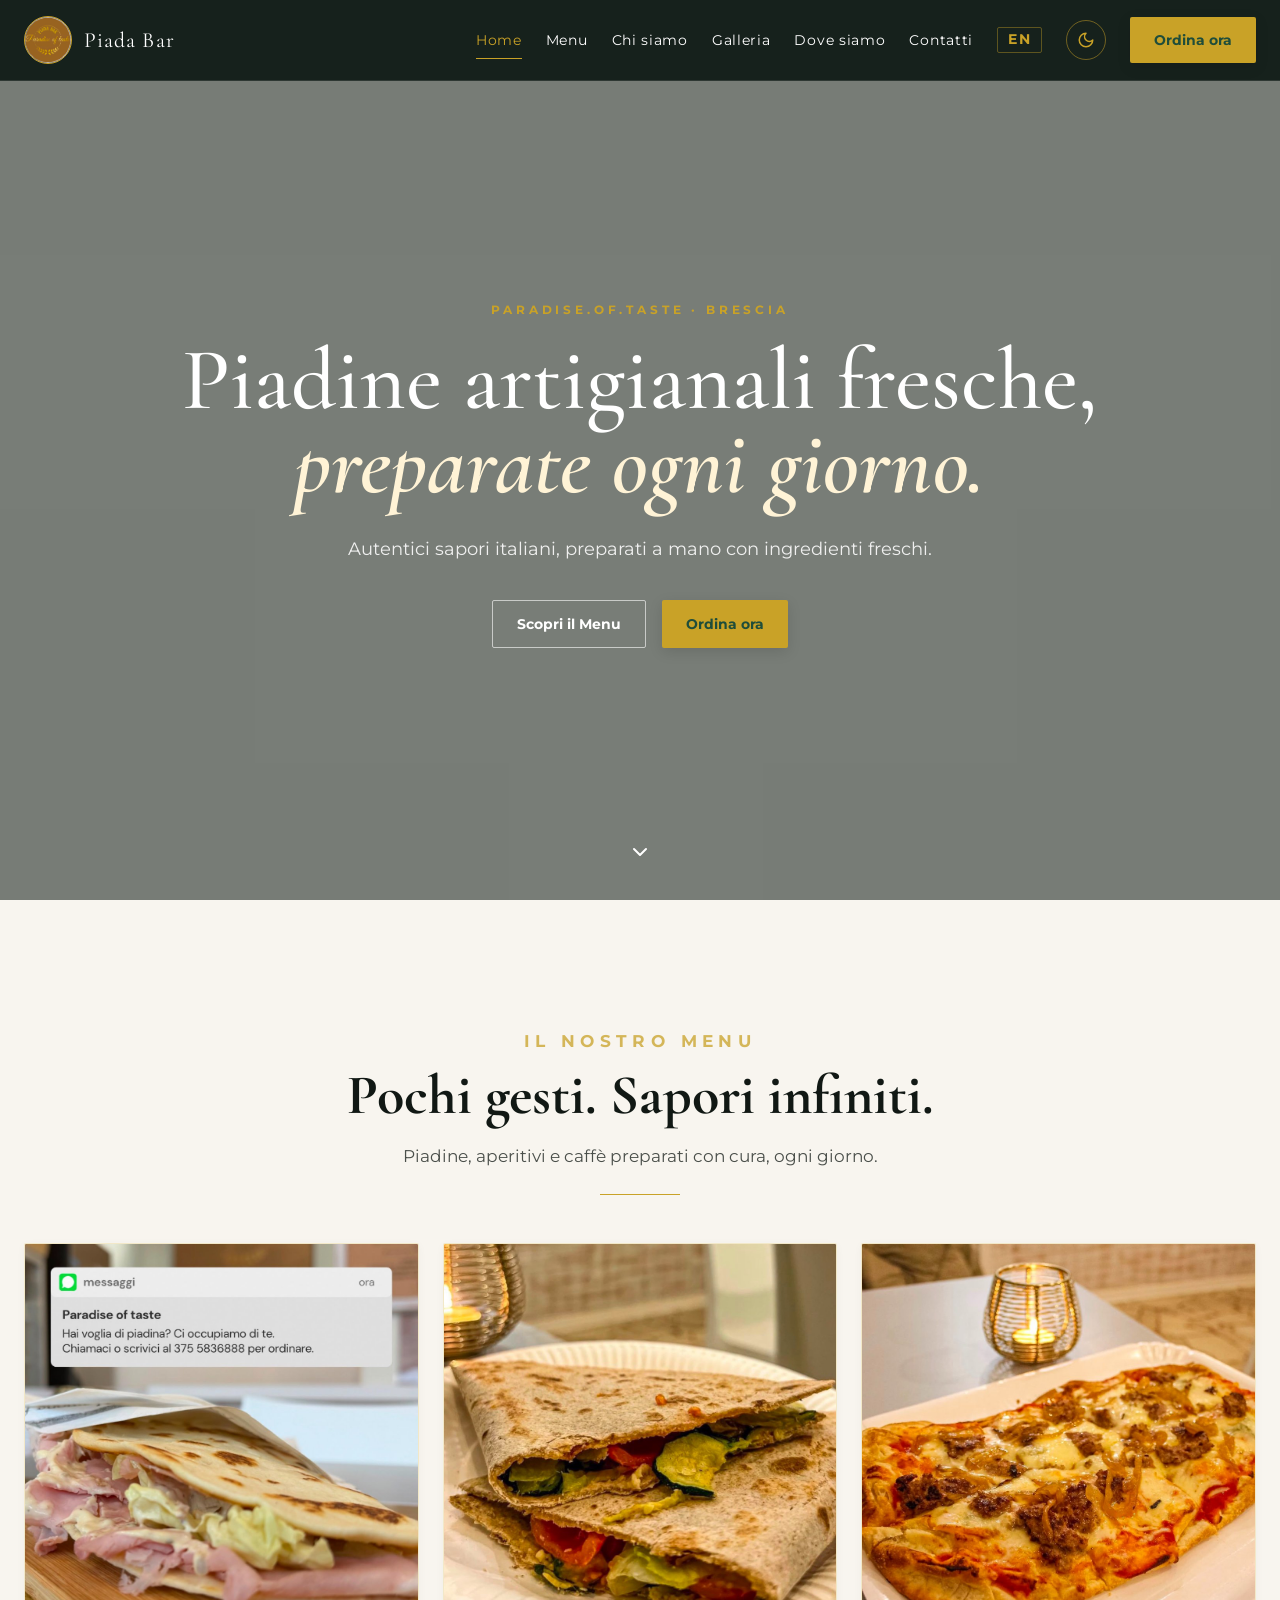
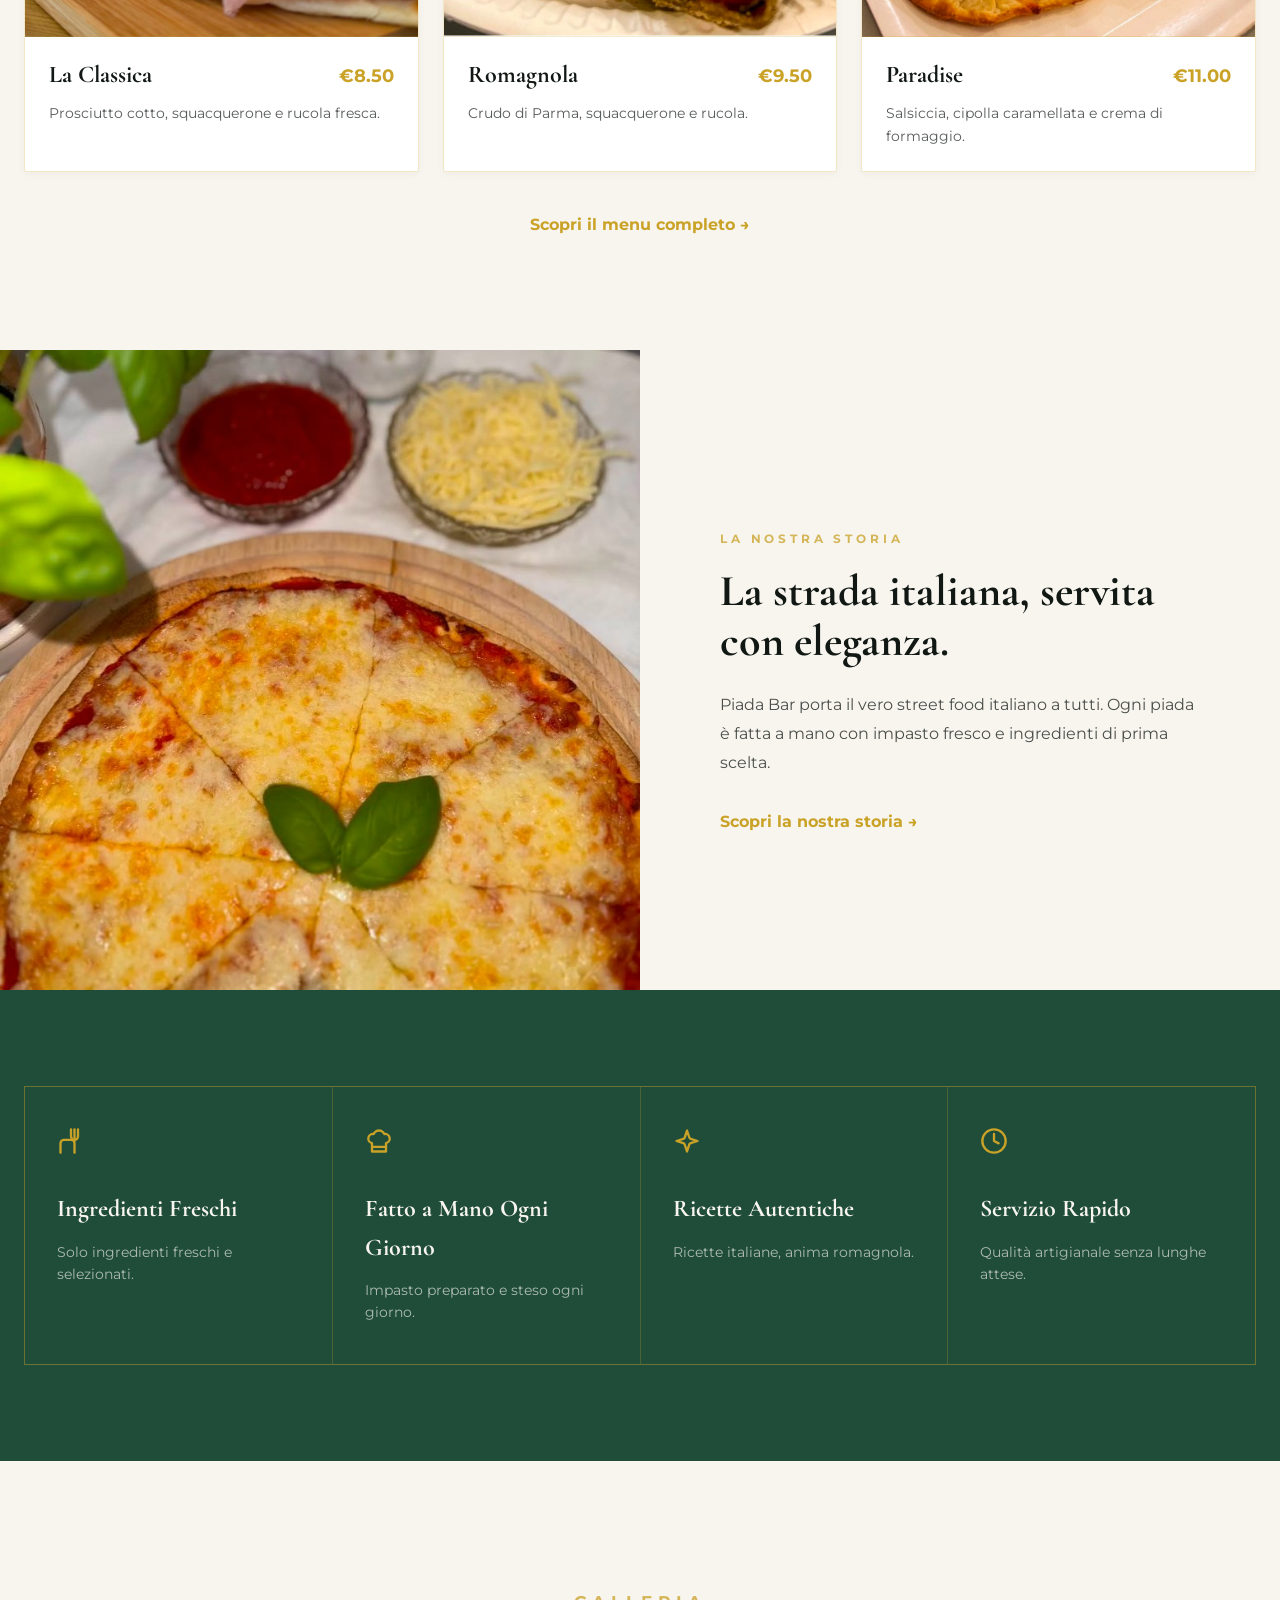
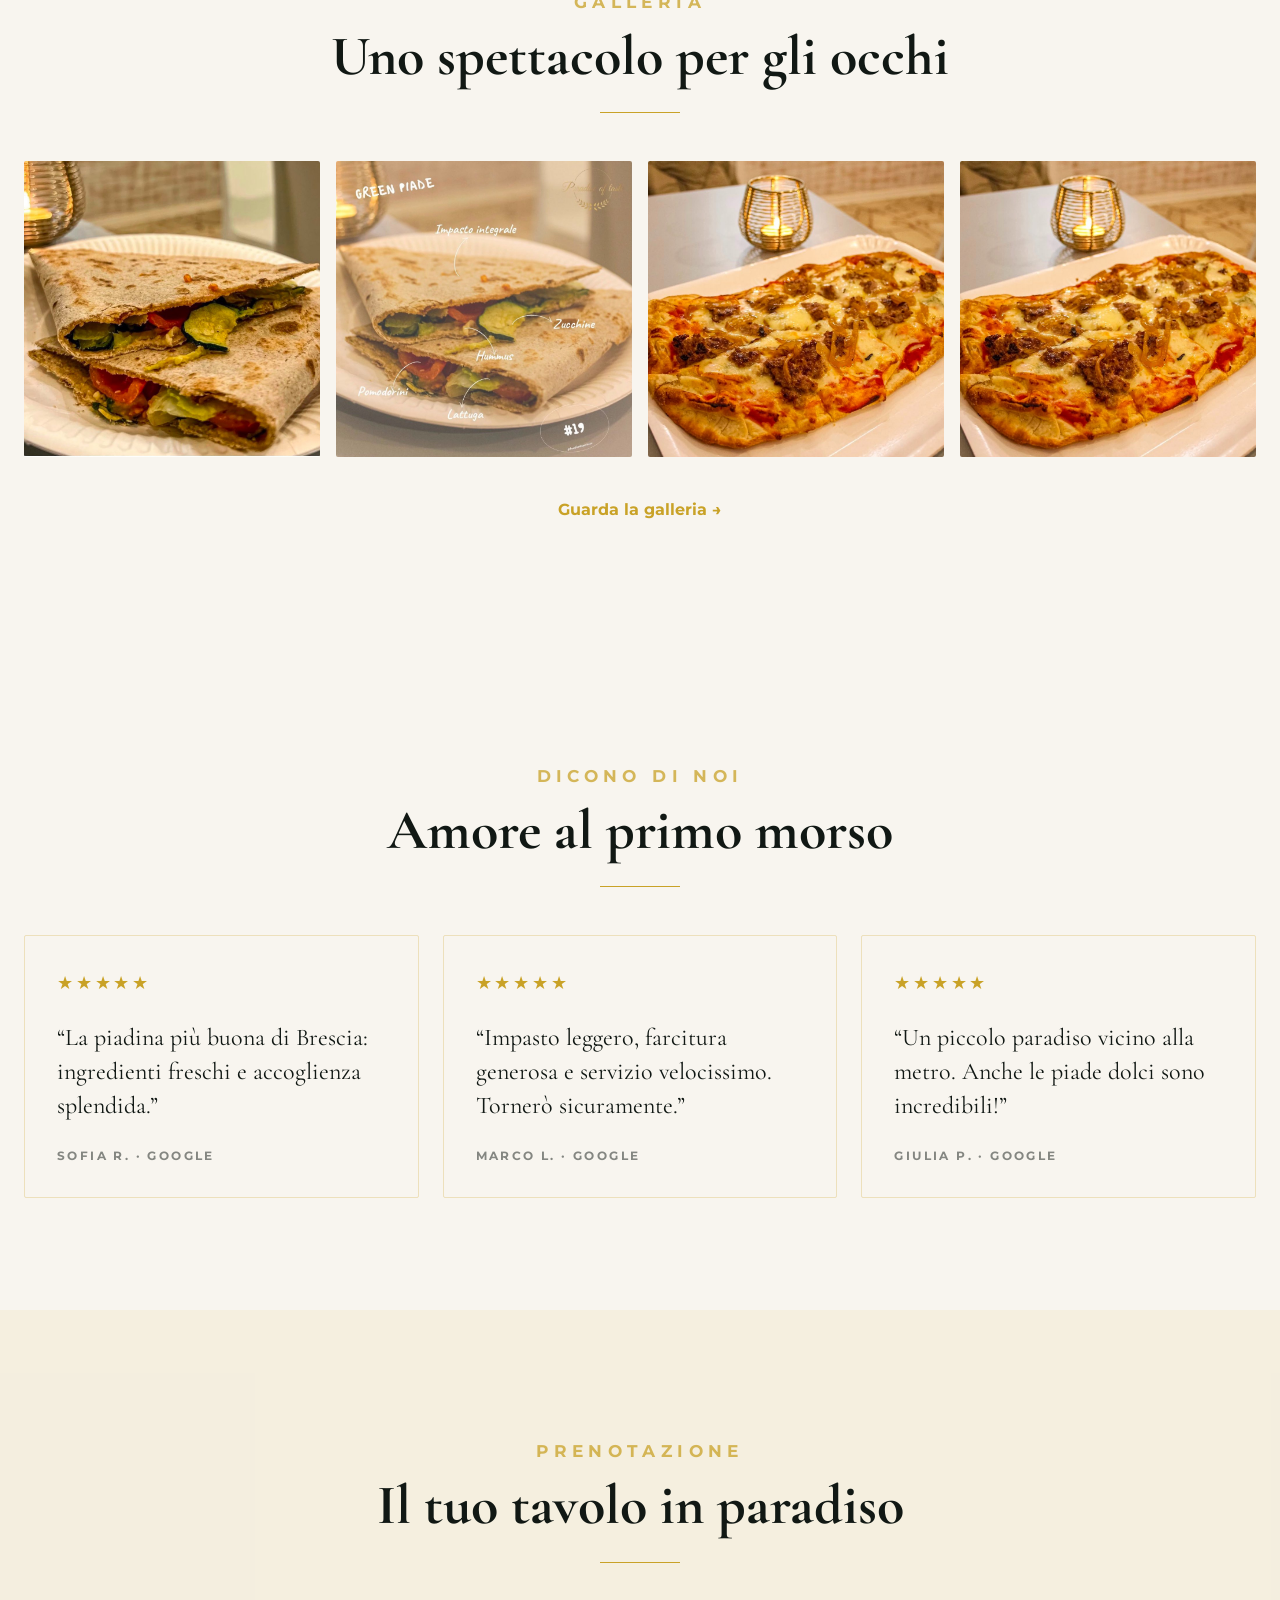
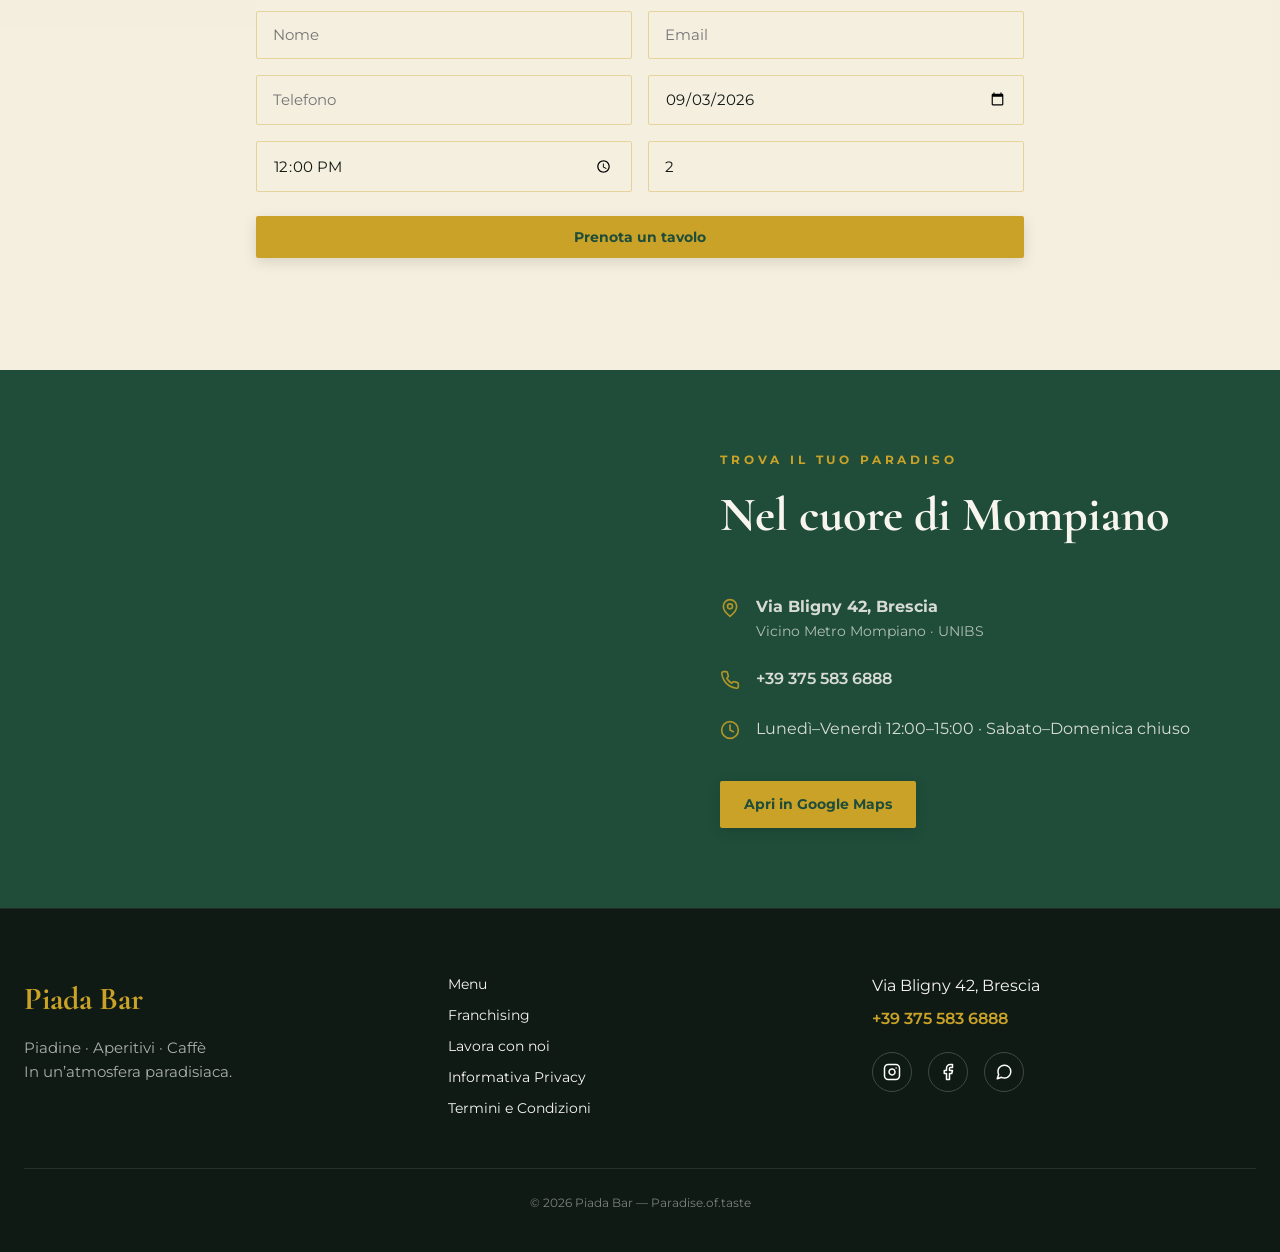
<file: index.html>
<!DOCTYPE html>
<html lang="it">

<head>
  <meta charset="UTF-8" />
  <meta name="viewport" content="width=device-width, initial-scale=1.0" />
  <title>Piada Bar | Piadine artigianali a Brescia</title>

  <!-- SEO & Social Meta Tags -->
  <meta name="description"
    content="Piada Bar — autentiche piadine italiane fatte a mano ogni giorno in Via Bligny 42, Brescia. Ordina online o prenota il tuo tavolo." />
  <meta property="og:title" content="Piada Bar | Paradise.of.taste" />
  <meta property="og:description"
    content="Fresh Italian Piadas, Made Every Day. Piadine, aperitivi e caffè a Brescia." />
  <meta property="og:image" content="assets/images/romagnola.jpg" />
  <meta property="og:type" content="restaurant" />
  <meta name="theme-color" content="#1F4D3A" />
  <link rel="icon" type="image/jpeg" href="assets/images/logo.jpeg" />

  <!-- Google Fonts: Cormorant Garamond & Montserrat -->
  <link rel="preconnect" href="https://fonts.googleapis.com" />
  <link rel="preconnect" href="https://fonts.gstatic.com" crossorigin />
  <link
    href="https://fonts.googleapis.com/css2?family=Cormorant+Garamond:ital,wght@0,500;0,600;1,600&family=Montserrat:wght@400;500;600;700&display=swap"
    rel="stylesheet" />

  <!-- CSS Stylesheet -->
  <link rel="stylesheet" href="css/style.css" />

  <!-- Schema.org JSON-LD for Restaurant -->
  <script type="application/ld+json">
  {
    "@context": "https://schema.org",
    "@type": "Restaurant",
    "name": "Piada Bar - Paradise of taste",
    "image": "assets/images/logo.jpeg",
    "telephone": "+393755836888",
    "address": {
      "@type": "PostalAddress",
      "streetAddress": "Via Bligny 42",
      "addressLocality": "Brescia",
      "addressCountry": "IT"
    },
    "servesCuisine": "Italian street food",
    "url": "https://www.instagram.com/paradise.of.taste/"
  }
  </script>
</head>

<body>

  <!-- Site Header & Navigation -->
  <header class="site-header">
    <div class="header-container">
      <a href="index.html" class="brand-link" aria-label="Piada Bar Home">
        <img src="assets/images/logo.jpeg" alt="Logo ufficiale Piada Bar" class="brand-logo" />
        <span class="brand-name font-heading">Piada Bar</span>
      </a>

      <!-- Desktop Navigation Links -->
      <nav class="nav-desktop">
        <a href="index.html" class="gold-thread active" data-i18n="nav_home">Home</a>
        <a href="menu.html" class="gold-thread" data-i18n="nav_menu">Menu</a>
        <a href="about.html" class="gold-thread" data-i18n="nav_about">Chi siamo</a>
        <a href="gallery.html" class="gold-thread" data-i18n="nav_gallery">Galleria</a>
        <a href="index.html#locations" class="gold-thread" data-i18n="nav_locations">Dove siamo</a>
        <a href="contact.html" class="gold-thread" data-i18n="nav_contact">Contatti</a>

        <!-- Language Toggle Button (EN / IT) -->
        <button id="lang-toggle-btn" class="lang-toggle-btn" aria-label="Switch to English">EN</button>

        <!-- Dark / Light Mode Toggle Button -->
        <button id="theme-toggle-btn" class="theme-toggle-btn" aria-label="Cambia atmosfera">
          <svg width="18" height="18" viewBox="0 0 24 24" fill="none" stroke="currentColor" stroke-width="2"
            stroke-linecap="round" stroke-linejoin="round">
            <path d="M12 3a6 6 0 0 0 9 9 9 9 0 1 1-9-9Z" />
          </svg>
        </button>

        <a href="order.html" class="btn-gold" data-i18n="btn_order_now">Ordina ora</a>
      </nav>

      <!-- Mobile Hamburger Button -->
      <button id="mobile-menu-toggle" class="menu-toggle-btn" aria-label="Menu Mobile">
        <svg width="24" height="24" viewBox="0 0 24 24" fill="none" stroke="currentColor" stroke-width="2"
          stroke-linecap="round" stroke-linejoin="round">
          <line x1="4" x2="20" y1="12" y2="12" />
          <line x1="4" x2="20" y1="6" y2="6" />
          <line x1="4" x2="20" y1="18" y2="18" />
        </svg>
      </button>
    </div>

    <!-- Mobile Slide-Down Drawer -->
    <div id="mobile-drawer" class="mobile-menu-drawer">
      <a href="index.html" class="gold-thread active" data-i18n="nav_home">Home</a>
      <a href="menu.html" class="gold-thread" data-i18n="nav_menu">Menu</a>
      <a href="about.html" class="gold-thread" data-i18n="nav_about">Chi siamo</a>
      <a href="gallery.html" class="gold-thread" data-i18n="nav_gallery">Galleria</a>
      <a href="index.html#locations" class="gold-thread" data-i18n="nav_locations">Dove siamo</a>
      <a href="contact.html" class="gold-thread" data-i18n="nav_contact">Contatti</a>
      <button id="mobile-lang-btn" class="lang-toggle-btn mobile-lang-btn" aria-label="Switch to English">EN</button>
      <a href="order.html" class="btn-gold" style="text-align: center; margin-top: 0.5rem;" data-i18n="btn_order_now">Ordina ora</a>
    </div>
  </header>

  <!-- Main Content -->
  <main>
    <!-- Hero Section -->
    <section class="hero-section">
      <video class="hero-video" src="assets/videos/hero.mp4" autoplay loop muted playsinline
        aria-label="Preparazione artigianale delle piadine"></video>
      <div class="hero-overlay"></div>
      <div class="hero-content">
        <p class="eyebrow" style="margin-bottom: 1.25rem;" data-i18n="hero_eyebrow">Paradise.of.taste · Brescia</p>
        <h1 data-i18n="hero_title">Piadine artigianali fresche,<br><em>preparate ogni giorno.</em></h1>
        <p class="hero-tagline" data-i18n="hero_subtitle">Autentici sapori italiani, preparati a mano con ingredienti freschi.</p>
        <div class="hero-cta-group">
          <a href="menu.html" class="btn-outline" data-i18n="hero_btn_menu">Scopri il Menu</a>
          <a href="order.html" class="btn-gold" data-i18n="hero_btn_order">Ordina ora</a>
        </div>
      </div>
      <a href="#menu-preview" class="hero-scroll-indicator" aria-label="Scopri il menu">
        <svg width="24" height="24" viewBox="0 0 24 24" fill="none" stroke="currentColor" stroke-width="2"
          stroke-linecap="round" stroke-linejoin="round">
          <path d="m6 9 6 6 6-6" />
        </svg>
      </a>
    </section>

    <!-- Menu Preview Section -->
    <section id="menu-preview" style="padding: 7rem 1.5rem;">
      <div class="section-header">
        <p class="eyebrow" data-i18n="menu_eyebrow">Il nostro menu</p>
        <h2 data-i18n="menu_title">Pochi gesti. Sapori infiniti.</h2>
        <p data-i18n="menu_subtitle">Piadine, aperitivi e caffè preparati con cura, ogni giorno.</p>
        <span class="section-divider"></span>
      </div>
      <div class="products-grid">
        <article class="product-card">
          <div class="product-image-wrap">
            <img src="assets/images/classica.jpg" alt="La Classica" loading="lazy" />
            <div class="product-add-overlay" onclick="PiadaApp.handleAddToCart('c1')" data-i18n="btn_add_to_cart">Aggiungi al carrello</div>
          </div>
          <div class="product-info">
            <div class="product-header">
              <h3 class="product-title">La Classica</h3>
              <span class="product-price">€8.50</span>
            </div>
            <p class="product-desc" data-i18n-desc="c1">Prosciutto cotto, squacquerone e rucola fresca.</p>
          </div>
        </article>

        <article class="product-card">
          <div class="product-image-wrap">
            <img src="assets/images/romagnola.jpg" alt="Romagnola" loading="lazy" />
            <div class="product-add-overlay" onclick="PiadaApp.handleAddToCart('c2')" data-i18n="btn_add_to_cart">Aggiungi al carrello</div>
          </div>
          <div class="product-info">
            <div class="product-header">
              <h3 class="product-title">Romagnola</h3>
              <span class="product-price">€9.50</span>
            </div>
            <p class="product-desc" data-i18n-desc="c2">Crudo di Parma, squacquerone e rucola.</p>
          </div>
        </article>

        <article class="product-card">
          <div class="product-image-wrap">
            <img src="assets/images/paradise.jpg" alt="Paradise" loading="lazy" />
            <div class="product-add-overlay" onclick="PiadaApp.handleAddToCart('s1')" data-i18n="btn_add_to_cart">Aggiungi al carrello</div>
          </div>
          <div class="product-info">
            <div class="product-header">
              <h3 class="product-title">Paradise</h3>
              <span class="product-price">€11.00</span>
            </div>
            <p class="product-desc" data-i18n-desc="s1">Salsiccia, cipolla caramellata e crema di formaggio.</p>
          </div>
        </article>
      </div>
      <div style="margin-top: 2.5rem; text-align: center;">
        <a href="menu.html" class="text-link" data-i18n="hero_explore_full">Scopri il menu completo →</a>
      </div>
    </section>

    <!-- Our Story Split Section -->
    <section class="split-section">
      <div class="split-image-wrap">
        <img src="assets/images/craft_story.jpg" alt="Piadina artigianale Piada Bar" loading="lazy" />
      </div>
      <div class="split-content">
        <div>
          <p class="eyebrow" data-i18n="story_eyebrow">La nostra storia</p>
          <h2 data-i18n="story_title">La strada italiana, servita con eleganza.</h2>
          <p data-i18n="story_p1">Piada Bar porta il vero street food italiano a tutti. Ogni piada è fatta a mano con impasto fresco e ingredienti di prima scelta.</p>
          <a href="about.html" class="text-link" style="margin-top: 2rem;" data-i18n="story_link">Scopri la nostra storia →</a>
        </div>
      </div>
    </section>

    <!-- 4 Pillars of Quality -->
    <section class="features-section">
      <div class="features-grid">
        <div class="feature-item">
          <div class="feature-icon">
            <svg width="28" height="28" viewBox="0 0 24 24" fill="none" stroke="currentColor" stroke-width="2"
              stroke-linecap="round" stroke-linejoin="round">
              <path d="M18 2v6a3 3 0 0 1-3 3 3 3 0 0 1-3-3V2" />
              <path d="M15 2v10" />
              <path d="M15 22v-8a3 3 0 0 0-3-3H6a3 3 0 0 0-3 3v8" />
            </svg>
          </div>
          <h3 class="feature-title" data-i18n="feat_ingredients_title">Ingredienti Freschi</h3>
          <p class="feature-desc" data-i18n="feat_ingredients_desc">Solo ingredienti freschi e selezionati.</p>
        </div>
        <div class="feature-item">
          <div class="feature-icon">
            <svg width="28" height="28" viewBox="0 0 24 24" fill="none" stroke="currentColor" stroke-width="2"
              stroke-linecap="round" stroke-linejoin="round">
              <path
                d="M6 13.87A4 4 0 0 1 7.41 6a5.11 5.11 0 0 1 1.05-1.54 5 5 0 0 1 7.08 0A5.11 5.11 0 0 1 16.59 6 4 4 0 0 1 18 13.87V21H6Z" />
              <line x1="6" x2="18" y1="17" y2="17" />
            </svg>
          </div>
          <h3 class="feature-title" data-i18n="feat_handmade_title">Fatto a Mano Ogni Giorno</h3>
          <p class="feature-desc" data-i18n="feat_handmade_desc">Impasto preparato e steso ogni giorno.</p>
        </div>
        <div class="feature-item">
          <div class="feature-icon">
            <svg width="28" height="28" viewBox="0 0 24 24" fill="none" stroke="currentColor" stroke-width="2"
              stroke-linecap="round" stroke-linejoin="round">
              <path
                d="m12 3-1.9 5.8a2 2 0 0 1-1.3 1.3L3 12l5.8 1.9a2 2 0 0 1 1.3 1.3L12 21l1.9-5.8a2 2 0 0 1 1.3-1.3L21 12l-5.8-1.9a2 2 0 0 1-1.3-1.3Z" />
            </svg>
          </div>
          <h3 class="feature-title" data-i18n="feat_recipes_title">Ricette Autentiche</h3>
          <p class="feature-desc" data-i18n="feat_recipes_desc">Ricette italiane, anima romagnola.</p>
        </div>
        <div class="feature-item">
          <div class="feature-icon">
            <svg width="28" height="28" viewBox="0 0 24 24" fill="none" stroke="currentColor" stroke-width="2"
              stroke-linecap="round" stroke-linejoin="round">
              <circle cx="12" cy="12" r="10" />
              <polyline points="12 6 12 12 16 14" />
            </svg>
          </div>
          <h3 class="feature-title" data-i18n="feat_service_title">Servizio Rapido</h3>
          <p class="feature-desc" data-i18n="feat_service_desc">Qualità artigianale senza lunghe attese.</p>
        </div>
      </div>
    </section>

    <!-- Gallery Teaser Section -->
    <section style="padding: 7rem 1.5rem;">
      <div class="section-header">
        <p class="eyebrow" data-i18n="gallery_eyebrow">Galleria</p>
        <h2 data-i18n="gallery_title">Uno spettacolo per gli occhi</h2>
        <span class="section-divider"></span>
      </div>
      <div class="container-xl" style="padding: 0;">
        <div class="gallery-teaser-grid">
          <div class="gallery-item"><img src="assets/images/romagnola.jpg" alt="Piada Bar food 1" loading="lazy" />
          </div>
          <div class="gallery-item"><img src="assets/images/green_piada.jpg" alt="Piada Bar food 2" loading="lazy" />
          </div>
          <div class="gallery-item"><img src="assets/images/paradise.jpg" alt="Piada Bar food 3" loading="lazy" /></div>
          <div class="gallery-item"><img src="assets/images/aperitivo.jpg" alt="Piada Bar food 4" loading="lazy" />
          </div>
        </div>
      </div>
      <div style="margin-top: 2.5rem; text-align: center;">
        <a href="gallery.html" class="text-link" data-i18n="gallery_link">Guarda la galleria →</a>
      </div>
    </section>

    <!-- Reviews Section -->
    <section class="reviews-section">
      <div class="section-header">
        <p class="eyebrow" data-i18n="reviews_eyebrow">Dicono di noi</p>
        <h2 data-i18n="reviews_title">Amore al primo morso</h2>
        <span class="section-divider"></span>
      </div>
      <div class="reviews-grid">
        <blockquote class="review-card reveal">
          <div class="review-stars">★★★★★</div>
          <p class="review-quote" data-i18n="review_1">“La piadina più buona di Brescia: ingredienti freschi e accoglienza splendida.”</p>
          <footer class="review-author">Sofia R. · Google</footer>
        </blockquote>
        <blockquote class="review-card reveal">
          <div class="review-stars">★★★★★</div>
          <p class="review-quote" data-i18n="review_2">“Impasto leggero, farcitura generosa e servizio velocissimo. Tornerò sicuramente.”</p>
          <footer class="review-author">Marco L. · Google</footer>
        </blockquote>
        <blockquote class="review-card reveal">
          <div class="review-stars">★★★★★</div>
          <p class="review-quote" data-i18n="review_3">“Un piccolo paradiso vicino alla metro. Anche le piade dolci sono incredibili!”</p>
          <footer class="review-author">Giulia P. · Google</footer>
        </blockquote>
      </div>
    </section>

    <!-- Table Reservation Section -->
    <section style="background-color: rgba(201, 162, 39, 0.08); padding: 7rem 1.5rem;">
      <div class="section-header">
        <p class="eyebrow" data-i18n="reserve_eyebrow">Prenotazione</p>
        <h2 data-i18n="reserve_title">Il tuo tavolo in paradiso</h2>
        <span class="section-divider"></span>
      </div>
      <div style="max-width: 48rem; margin: 0 auto;">
        <div id="home-reservation-container">
          <form onsubmit="PiadaApp.handleReservationSubmit(event, 'home-reservation-container')"
            class="form-grid form-grid-2">
            <input type="text" name="name" required placeholder="Nome" data-i18n-placeholder="form_name" />
            <input type="email" name="email" placeholder="Email" data-i18n-placeholder="form_email" />
            <input type="tel" name="phone" required placeholder="Telefono" data-i18n-placeholder="form_phone" />
            <input type="date" name="date" required value="2026-09-03" />
            <input type="time" name="time" required value="12:00" />
            <input type="number" name="guests" required min="1" max="12" value="2" placeholder="Numero persone" data-i18n-placeholder="form_guests" />
            <button type="submit" class="btn-gold" style="grid-column: 1 / -1; margin-top: 0.5rem;" data-i18n="reserve_btn">Prenota un tavolo</button>
          </form>
        </div>
      </div>
    </section>

    <!-- Locations & Map Section -->
    <section id="locations" class="locations-section">
      <iframe title="Mappa Piada Bar" class="locations-map-iframe" loading="lazy"
        src="https://www.google.com/maps?q=Via%20Bligny%2042%2C%20Brescia&output=embed">
      </iframe>
      <div class="locations-info">
        <div>
          <p class="eyebrow" data-i18n="locations_eyebrow">Trova il tuo paradiso</p>
          <h2 data-i18n="locations_title">Nel cuore di Mompiano</h2>
          <div style="margin-top: 2.5rem;">
            <div class="location-item">
              <svg width="20" height="20" viewBox="0 0 24 24" fill="none" stroke="currentColor" stroke-width="2"
                stroke-linecap="round" stroke-linejoin="round">
                <path d="M20 10c0 6-8 12-8 12s-8-6-8-12a8 8 0 0 1 16 0Z" />
                <circle cx="12" cy="10" r="3" />
              </svg>
              <div>
                <p><strong data-i18n="locations_address">Via Bligny 42, Brescia</strong></p>
                <p style="font-size: 0.875rem; opacity: 0.8;" data-i18n="locations_sub">Vicino Metro Mompiano · UNIBS</p>
              </div>
            </div>
            <div class="location-item">
              <svg width="20" height="20" viewBox="0 0 24 24" fill="none" stroke="currentColor" stroke-width="2"
                stroke-linecap="round" stroke-linejoin="round">
                <path
                  d="M22 16.92v3a2 2 0 0 1-2.18 2 19.79 19.79 0 0 1-8.63-3.07 19.5 19.5 0 0 1-6-6 19.79 19.79 0 0 1-3.07-8.67A2 2 0 0 1 4.11 2h3a2 2 0 0 1 2 1.72 12.84 12.84 0 0 0 .7 2.81 2 2 0 0 1-.45 2.11L8.09 9.91a16 16 0 0 0 6 6l1.27-1.27a2 2 0 0 1 2.11-.45 12.84 12.84 0 0 0 2.81.7A2 2 0 0 1 22 16.92z" />
              </svg>
              <a href="tel:+393755836888" style="font-weight: 600;">+39 375 583 6888</a>
            </div>
            <div class="location-item">
              <svg width="20" height="20" viewBox="0 0 24 24" fill="none" stroke="currentColor" stroke-width="2"
                stroke-linecap="round" stroke-linejoin="round">
                <circle cx="12" cy="12" r="10" />
                <polyline points="12 6 12 12 16 14" />
              </svg>
              <p data-i18n="locations_hours">Lunedì–Venerdì 12:00–15:00 · Sabato–Domenica chiuso</p>
            </div>
          </div>
          <a href="https://www.google.com/maps/place/Paradise+of+taste/@45.567097,10.2322558,17z/data=!3m1!4b1!4m6!3m5!1s0x4781774117832f9f:0x8e3d3a1f930feec9!8m2!3d45.567097!4d10.2348307!16s%2Fg%2F11k52v66pl"
            target="_blank" rel="noreferrer" class="btn-gold" style="margin-top: 2.5rem;" data-i18n="locations_maps_btn">
            Apri in Google Maps
          </a>
        </div>
      </div>
    </section>
  </main>

  <!-- Site Footer -->
  <footer class="site-footer">
    <div class="footer-container">
      <div class="footer-brand">
        <h3 class="font-heading">Piada Bar</h3>
        <p data-i18n="footer_brand_desc">Piadine · Aperitivi · Caffè<br />In un’atmosfera paradisiaca.</p>
      </div>

      <div class="footer-links">
        <a href="menu.html" data-i18n="nav_menu">Menu</a>
        <a href="franchise.html" data-i18n="nav_franchise">Franchising</a>
        <a href="careers.html" data-i18n="nav_careers">Lavora con noi</a>
        <a href="privacy.html" data-i18n="nav_privacy">Informativa Privacy</a>
        <a href="terms.html" data-i18n="nav_terms">Termini e Condizioni</a>
      </div>

      <div>
        <p>Via Bligny 42, Brescia</p>
        <p style="margin-top: 0.5rem;"><a href="tel:+393755836888" style="color: var(--gold); font-weight: 600;">+39 375
            583 6888</a></p>
        <div class="social-links">
          <a href="https://www.instagram.com/paradise.of.taste/" target="_blank" rel="noreferrer"
            aria-label="Instagram">
            <svg width="18" height="18" viewBox="0 0 24 24" fill="none" stroke="currentColor" stroke-width="2"
              stroke-linecap="round" stroke-linejoin="round">
              <rect width="20" height="20" x="2" y="2" rx="5" ry="5" />
              <path d="M16 11.37A4 4 0 1 1 12.63 8 4 4 0 0 1 16 11.37z" />
              <line x1="17.5" x2="17.51" y1="6.5" y2="6.5" />
            </svg>
          </a>
          <a href="https://www.facebook.com/" target="_blank" rel="noreferrer" aria-label="Facebook">
            <svg width="18" height="18" viewBox="0 0 24 24" fill="none" stroke="currentColor" stroke-width="2"
              stroke-linecap="round" stroke-linejoin="round">
              <path d="M18 2h-3a5 5 0 0 0-5 5v3H7v4h3v8h4v-8h3l1-4h-4V7a1 1 0 0 1 1-1h3z" />
            </svg>
          </a>
          <a href="https://wa.me/393755836888" target="_blank" rel="noreferrer" aria-label="WhatsApp">
            <svg width="18" height="18" viewBox="0 0 24 24" fill="none" stroke="currentColor" stroke-width="2"
              stroke-linecap="round" stroke-linejoin="round">
              <path
                d="M21 11.5a8.38 8.38 0 0 1-.9 3.8 8.5 8.5 0 0 1-7.6 4.7 8.38 8.38 0 0 1-3.8-.9L3 21l1.9-5.7a8.38 8.38 0 0 1-.9-3.8 8.5 8.5 0 0 1 4.7-7.6 8.38 8.38 0 0 1 3.8-.9h.5a8.48 8.48 0 0 1 8 8v.5z" />
            </svg>
          </a>
        </div>
      </div>
    </div>

    <div class="footer-bottom">
      <p data-i18n="footer_copy">© 2026 Piada Bar — Paradise.of.taste</p>
    </div>
  </footer>

  <!-- Scripts -->
  <script src="js/data.js"></script>
  <script src="js/storage.js"></script>
  <script src="js/i18n.js"></script>
  <script src="js/app.js"></script>
</body>

</html>
</file>
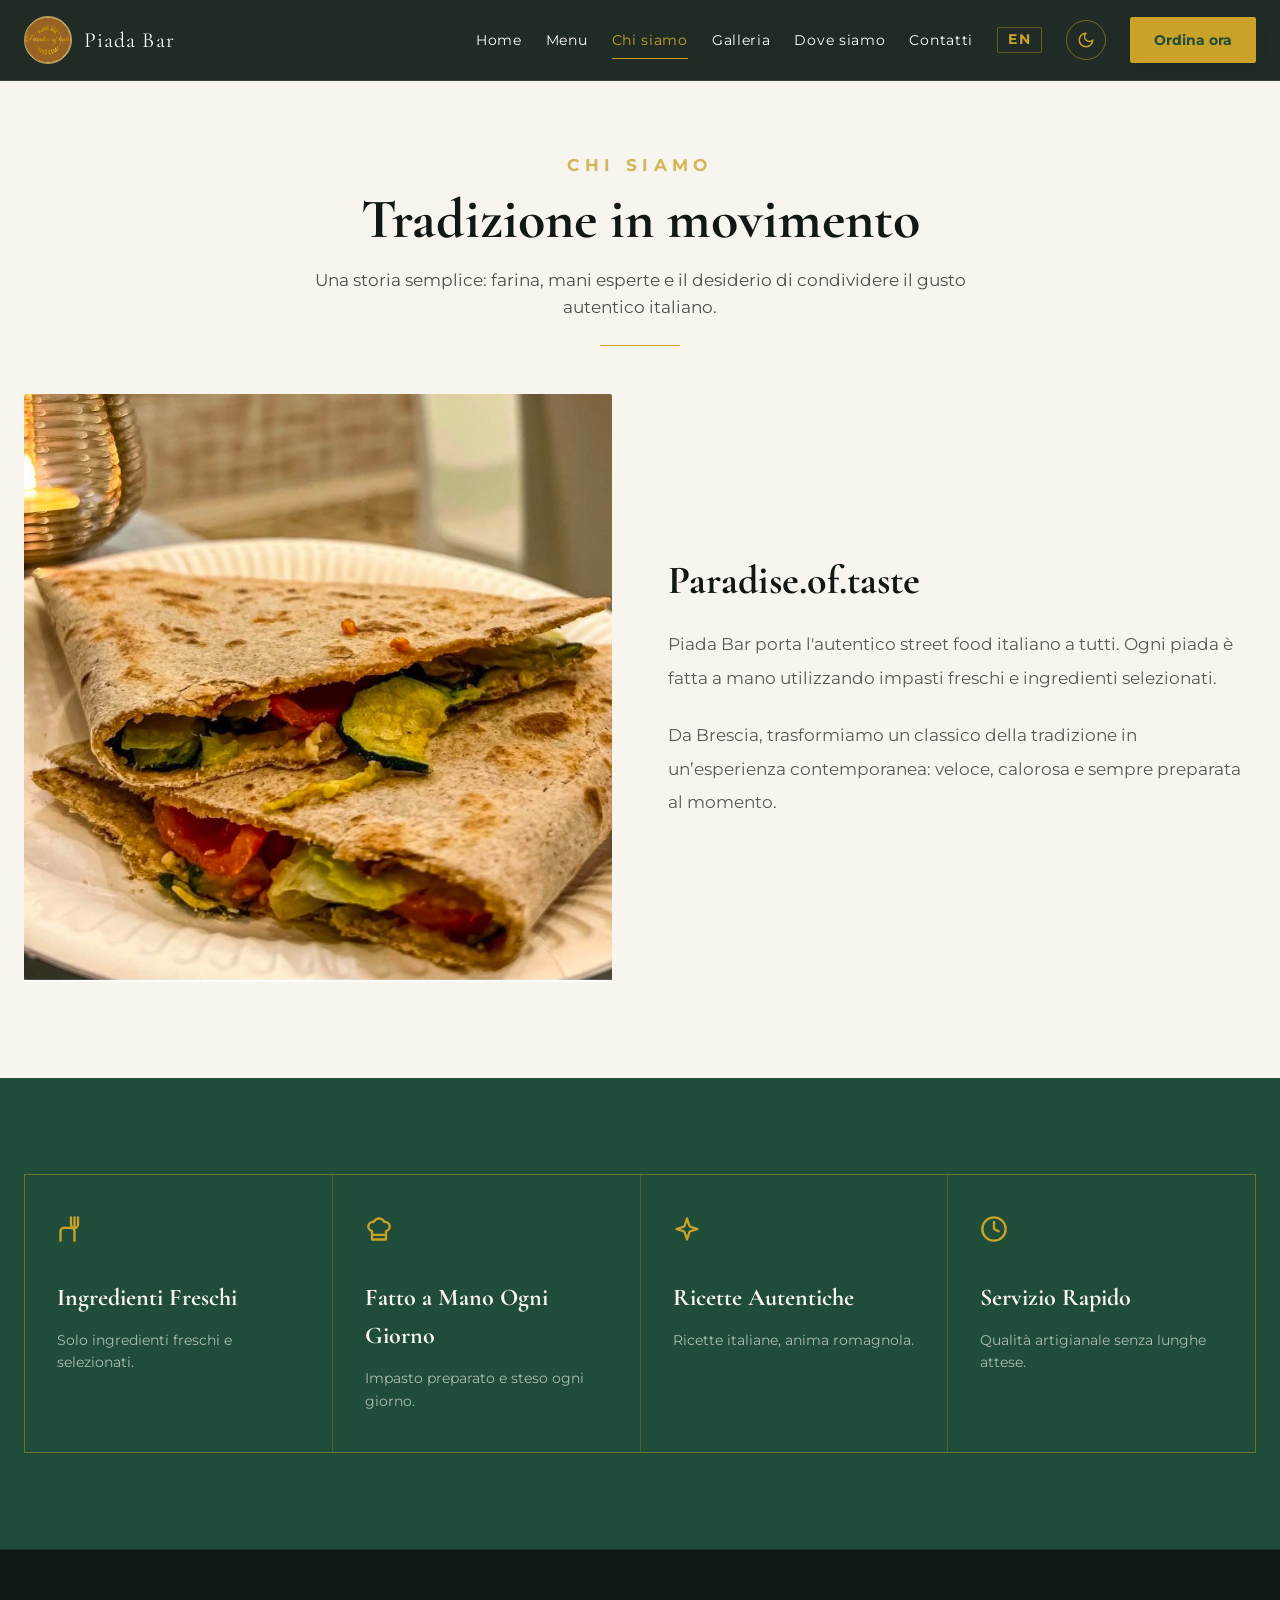
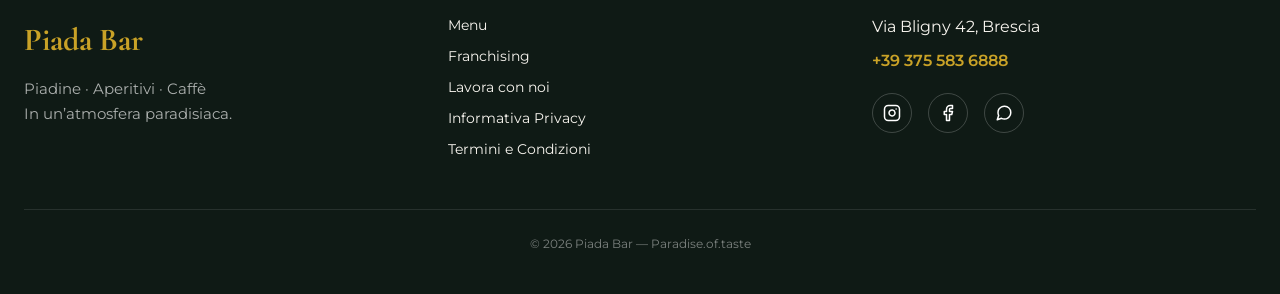
<file: about.html>
<!DOCTYPE html>
<html lang="it">

<head>
  <meta charset="UTF-8" />
  <meta name="viewport" content="width=device-width, initial-scale=1.0" />
  <title>Chi Siamo | Piada Bar - Paradise of Taste</title>

  <meta name="description"
    content="La storia di Piada Bar a Brescia: passione artigianale, impasto fresco ogni giorno e autentico gusto italiano." />
  <meta property="og:title" content="Chi Siamo | Piada Bar" />
  <meta property="og:description"
    content="Heritage in motion — Una storia semplice: farina, mani esperte e gusto autentico." />
  <meta property="og:image" content="assets/images/craft_story.jpg" />
  <meta property="og:type" content="website" />
  <meta name="theme-color" content="#1F4D3A" />
  <link rel="icon" type="image/jpeg" href="assets/images/logo.jpeg" />

  <!-- Google Fonts -->
  <link rel="preconnect" href="https://fonts.googleapis.com" />
  <link rel="preconnect" href="https://fonts.gstatic.com" crossorigin />
  <link
    href="https://fonts.googleapis.com/css2?family=Cormorant+Garamond:ital,wght@0,500;0,600;1,600&family=Montserrat:wght@400;500;600;700&display=swap"
    rel="stylesheet" />

  <!-- CSS Stylesheet -->
  <link rel="stylesheet" href="css/style.css" />
</head>

<body>

  <!-- Site Header -->
  <header class="site-header">
    <div class="header-container">
      <a href="index.html" class="brand-link" aria-label="Piada Bar Home">
        <img src="assets/images/logo.jpeg" alt="Logo ufficiale Piada Bar" class="brand-logo" />
        <span class="brand-name font-heading">Piada Bar</span>
      </a>

      <!-- Desktop Navigation -->
      <nav class="nav-desktop">
        <a href="index.html" class="gold-thread" data-i18n="nav_home">Home</a>
        <a href="menu.html" class="gold-thread" data-i18n="nav_menu">Menu</a>
        <a href="about.html" class="gold-thread active" data-i18n="nav_about">Chi siamo</a>
        <a href="gallery.html" class="gold-thread" data-i18n="nav_gallery">Galleria</a>
        <a href="index.html#locations" class="gold-thread" data-i18n="nav_locations">Dove siamo</a>
        <a href="contact.html" class="gold-thread" data-i18n="nav_contact">Contatti</a>

        <!-- Language Toggle Button (EN / IT) -->
        <button id="lang-toggle-btn" class="lang-toggle-btn" aria-label="Switch to English">EN</button>

        <button id="theme-toggle-btn" class="theme-toggle-btn" aria-label="Cambia atmosfera">
          <svg width="18" height="18" viewBox="0 0 24 24" fill="none" stroke="currentColor" stroke-width="2"
            stroke-linecap="round" stroke-linejoin="round">
            <path d="M12 3a6 6 0 0 0 9 9 9 9 0 1 1-9-9Z" />
          </svg>
        </button>

        <a href="order.html" class="btn-gold" data-i18n="btn_order_now">Ordina ora</a>
      </nav>

      <!-- Mobile Hamburger Button -->
      <button id="mobile-menu-toggle" class="menu-toggle-btn" aria-label="Menu Mobile">
        <svg width="24" height="24" viewBox="0 0 24 24" fill="none" stroke="currentColor" stroke-width="2"
          stroke-linecap="round" stroke-linejoin="round">
          <line x1="4" x2="20" y1="12" y2="12" />
          <line x1="4" x2="20" y1="6" y2="6" />
          <line x1="4" x2="20" y1="18" y2="18" />
        </svg>
      </button>
    </div>

    <!-- Mobile Drawer -->
    <div id="mobile-drawer" class="mobile-menu-drawer">
      <a href="index.html" class="gold-thread" data-i18n="nav_home">Home</a>
      <a href="menu.html" class="gold-thread" data-i18n="nav_menu">Menu</a>
      <a href="about.html" class="gold-thread active" data-i18n="nav_about">Chi siamo</a>
      <a href="gallery.html" class="gold-thread" data-i18n="nav_gallery">Galleria</a>
      <a href="index.html#locations" class="gold-thread" data-i18n="nav_locations">Dove siamo</a>
      <a href="contact.html" class="gold-thread" data-i18n="nav_contact">Contatti</a>
      <button id="mobile-lang-btn" class="lang-toggle-btn mobile-lang-btn" aria-label="Switch to English">EN</button>
      <a href="order.html" class="btn-gold" style="text-align: center; margin-top: 0.5rem;" data-i18n="btn_order_now">Ordina ora</a>
    </div>
  </header>

  <!-- Main Content -->
  <main>
    <section class="page-shell">
      <!-- Premier <div> : la première section de la page About -->
      <div class="section-header">
        <p class="eyebrow" data-i18n="about_eyebrow">Chi Siamo</p>
        <h2 data-i18n="about_title">Tradizione in movimento</h2>
        <p data-i18n="about_subtitle">Una storia semplice: farina, mani esperte e il desiderio di condividere il gusto autentico italiano.</p>
        <span class="section-divider"></span>
      </div>

      <!-- Deuxième <div> : une section en grid à deux colonnes -->
      <div class="about-grid">
        <!-- une colonne avec l'image -->
        <div class="about-image-wrap">
          <img src="assets/images/romagnola.jpg" alt="Piadina preparata da Piada Bar" loading="lazy" />
        </div>
        <!-- une colonne avec le texte -->
        <div class="about-text-wrap">
          <h2 data-i18n="about_grid_title">Paradise.of.taste</h2>
          <p data-i18n="about_grid_p1">
            Piada Bar porta l'autentico street food italiano a tutti. Ogni piada è fatta a mano utilizzando impasti freschi e
            ingredienti selezionati.
          </p>
          <p data-i18n="about_grid_p2">
            Da Brescia, trasformiamo un classico della tradizione in un’esperienza contemporanea: veloce, calorosa e
            sempre preparata al momento.
          </p>
        </div>
      </div>
    </section>

    <!-- 4 Pillars Section on About -->
    <section class="features-section">
      <div class="features-grid">
        <div class="feature-item">
          <div class="feature-icon">
            <svg width="28" height="28" viewBox="0 0 24 24" fill="none" stroke="currentColor" stroke-width="2"
              stroke-linecap="round" stroke-linejoin="round">
              <path d="M18 2v6a3 3 0 0 1-3 3 3 3 0 0 1-3-3V2" />
              <path d="M15 2v10" />
              <path d="M15 22v-8a3 3 0 0 0-3-3H6a3 3 0 0 0-3 3v8" />
            </svg>
          </div>
          <h3 class="feature-title" data-i18n="feat_ingredients_title">Ingredienti Freschi</h3>
          <p class="feature-desc" data-i18n="feat_ingredients_desc">Solo ingredienti freschi e selezionati.</p>
        </div>
        <div class="feature-item">
          <div class="feature-icon">
            <svg width="28" height="28" viewBox="0 0 24 24" fill="none" stroke="currentColor" stroke-width="2"
              stroke-linecap="round" stroke-linejoin="round">
              <path
                d="M6 13.87A4 4 0 0 1 7.41 6a5.11 5.11 0 0 1 1.05-1.54 5 5 0 0 1 7.08 0A5.11 5.11 0 0 1 16.59 6 4 4 0 0 1 18 13.87V21H6Z" />
              <line x1="6" x2="18" y1="17" y2="17" />
            </svg>
          </div>
          <h3 class="feature-title" data-i18n="feat_handmade_title">Fatto a Mano Ogni Giorno</h3>
          <p class="feature-desc" data-i18n="feat_handmade_desc">Impasto preparato e steso ogni giorno.</p>
        </div>
        <div class="feature-item">
          <div class="feature-icon">
            <svg width="28" height="28" viewBox="0 0 24 24" fill="none" stroke="currentColor" stroke-width="2"
              stroke-linecap="round" stroke-linejoin="round">
              <path
                d="m12 3-1.9 5.8a2 2 0 0 1-1.3 1.3L3 12l5.8 1.9a2 2 0 0 1 1.3 1.3L12 21l1.9-5.8a2 2 0 0 1 1.3-1.3L21 12l-5.8-1.9a2 2 0 0 1-1.3-1.3Z" />
            </svg>
          </div>
          <h3 class="feature-title" data-i18n="feat_recipes_title">Ricette Autentiche</h3>
          <p class="feature-desc" data-i18n="feat_recipes_desc">Ricette italiane, anima romagnola.</p>
        </div>
        <div class="feature-item">
          <div class="feature-icon">
            <svg width="28" height="28" viewBox="0 0 24 24" fill="none" stroke="currentColor" stroke-width="2"
              stroke-linecap="round" stroke-linejoin="round">
              <circle cx="12" cy="12" r="10" />
              <polyline points="12 6 12 12 16 14" />
            </svg>
          </div>
          <h3 class="feature-title" data-i18n="feat_service_title">Servizio Rapido</h3>
          <p class="feature-desc" data-i18n="feat_service_desc">Qualità artigianale senza lunghe attese.</p>
        </div>
      </div>
    </section>
  </main>

  <!-- Site Footer -->
  <footer class="site-footer">
    <div class="footer-container">
      <div class="footer-brand">
        <h3 class="font-heading">Piada Bar</h3>
        <p data-i18n="footer_brand_desc">Piadine · Aperitivi · Caffè<br />In un’atmosfera paradisiaca.</p>
      </div>

      <div class="footer-links">
        <a href="menu.html" data-i18n="nav_menu">Menu</a>
        <a href="franchise.html" data-i18n="nav_franchise">Franchising</a>
        <a href="careers.html" data-i18n="nav_careers">Lavora con noi</a>
        <a href="privacy.html" data-i18n="nav_privacy">Informativa Privacy</a>
        <a href="terms.html" data-i18n="nav_terms">Termini e Condizioni</a>
      </div>

      <div>
        <p>Via Bligny 42, Brescia</p>
        <p style="margin-top: 0.5rem;"><a href="tel:+393755836888" style="color: var(--gold); font-weight: 600;">+39 375
            583 6888</a></p>
        <div class="social-links">
          <a href="https://www.instagram.com/paradise.of.taste/" target="_blank" rel="noreferrer"
            aria-label="Instagram">
            <svg width="18" height="18" viewBox="0 0 24 24" fill="none" stroke="currentColor" stroke-width="2"
              stroke-linecap="round" stroke-linejoin="round">
              <rect width="20" height="20" x="2" y="2" rx="5" ry="5" />
              <path d="M16 11.37A4 4 0 1 1 12.63 8 4 4 0 0 1 16 11.37z" />
              <line x1="17.5" x2="17.51" y1="6.5" y2="6.5" />
            </svg>
          </a>
          <a href="https://www.facebook.com/" target="_blank" rel="noreferrer" aria-label="Facebook">
            <svg width="18" height="18" viewBox="0 0 24 24" fill="none" stroke="currentColor" stroke-width="2"
              stroke-linecap="round" stroke-linejoin="round">
              <path d="M18 2h-3a5 5 0 0 0-5 5v3H7v4h3v8h4v-8h3l1-4h-4V7a1 1 0 0 1 1-1h3z" />
            </svg>
          </a>
          <a href="https://wa.me/393755836888" target="_blank" rel="noreferrer" aria-label="WhatsApp">
            <svg width="18" height="18" viewBox="0 0 24 24" fill="none" stroke="currentColor" stroke-width="2"
              stroke-linecap="round" stroke-linejoin="round">
              <path
                d="M21 11.5a8.38 8.38 0 0 1-.9 3.8 8.5 8.5 0 0 1-7.6 4.7 8.38 8.38 0 0 1-3.8-.9L3 21l1.9-5.7a8.38 8.38 0 0 1-.9-3.8 8.5 8.5 0 0 1 4.7-7.6 8.38 8.38 0 0 1 3.8-.9h.5a8.48 8.48 0 0 1 8 8v.5z" />
            </svg>
          </a>
        </div>
      </div>
    </div>

    <div class="footer-bottom">
      <p data-i18n="footer_copy">© 2026 Piada Bar — Paradise.of.taste</p>
    </div>
  </footer>

  <!-- Scripts -->
  <script src="js/data.js"></script>
  <script src="js/storage.js"></script>
  <script src="js/i18n.js"></script>
  <script src="js/app.js"></script>
</body>

</html>
</file>
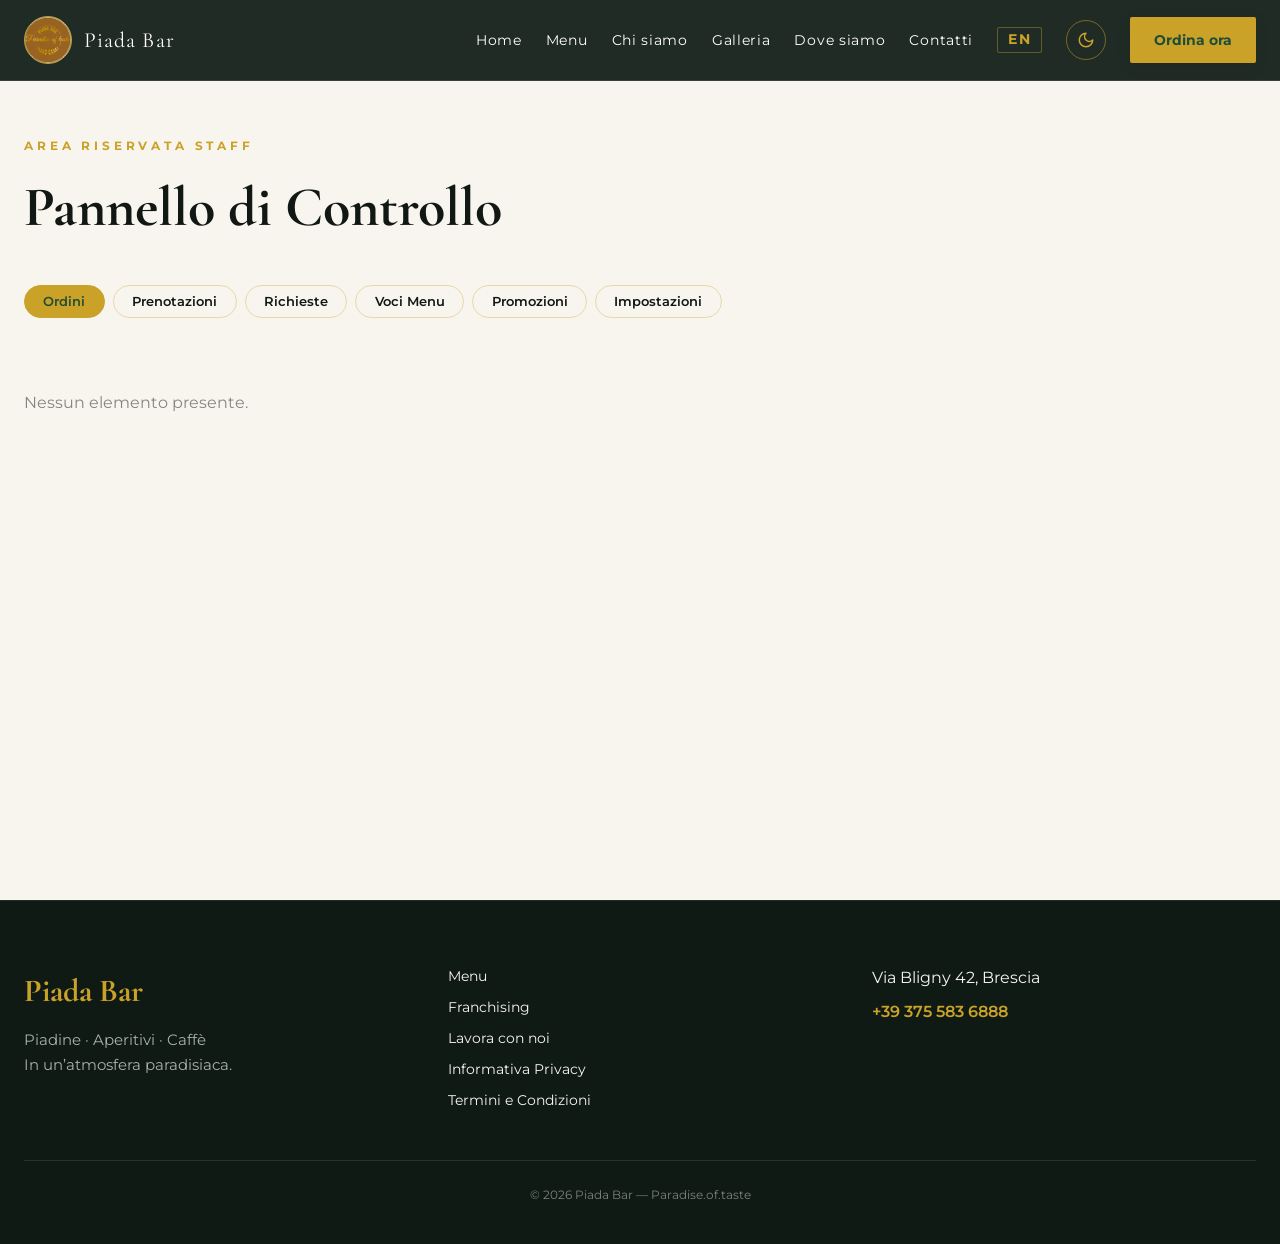
<file: admin.html>
<!DOCTYPE html>
<html lang="it">

<head>
  <meta charset="UTF-8" />
  <meta name="viewport" content="width=device-width, initial-scale=1.0" />
  <title>Admin Dashboard | Piada Bar</title>

  <meta name="description" content="Pannello di controllo e gestione per lo staff di Piada Bar." />
  <meta name="theme-color" content="#1F4D3A" />
  <link rel="icon" type="image/jpeg" href="assets/images/logo.jpeg" />

  <!-- Google Fonts -->
  <link rel="preconnect" href="https://fonts.googleapis.com" />
  <link rel="preconnect" href="https://fonts.gstatic.com" crossorigin />
  <link
    href="https://fonts.googleapis.com/css2?family=Cormorant+Garamond:ital,wght@0,500;0,600;1,600&family=Montserrat:wght@400;500;600;700&display=swap"
    rel="stylesheet" />

  <!-- CSS Stylesheet -->
  <link rel="stylesheet" href="css/style.css" />
</head>

<body>

  <!-- Site Header -->
  <header class="site-header">
    <div class="header-container">
      <a href="index.html" class="brand-link" aria-label="Piada Bar Home">
        <img src="assets/images/logo.jpeg" alt="Logo ufficiale Piada Bar" class="brand-logo" />
        <span class="brand-name font-heading">Piada Bar</span>
      </a>

      <!-- Desktop Navigation -->
      <nav class="nav-desktop">
        <a href="index.html" class="gold-thread" data-i18n="nav_home">Home</a>
        <a href="menu.html" class="gold-thread" data-i18n="nav_menu">Menu</a>
        <a href="about.html" class="gold-thread" data-i18n="nav_about">Chi siamo</a>
        <a href="gallery.html" class="gold-thread" data-i18n="nav_gallery">Galleria</a>
        <a href="index.html#locations" class="gold-thread" data-i18n="nav_locations">Dove siamo</a>
        <a href="contact.html" class="gold-thread" data-i18n="nav_contact">Contatti</a>

        <!-- Language Toggle Button (EN / IT) -->
        <button id="lang-toggle-btn" class="lang-toggle-btn" aria-label="Switch to English">EN</button>

        <button id="theme-toggle-btn" class="theme-toggle-btn" aria-label="Cambia atmosfera">
          <svg width="18" height="18" viewBox="0 0 24 24" fill="none" stroke="currentColor" stroke-width="2"
            stroke-linecap="round" stroke-linejoin="round">
            <path d="M12 3a6 6 0 0 0 9 9 9 9 0 1 1-9-9Z" />
          </svg>
        </button>

        <a href="order.html" class="btn-gold" data-i18n="btn_order_now">Ordina ora</a>
      </nav>

      <!-- Mobile Hamburger Button -->
      <button id="mobile-menu-toggle" class="menu-toggle-btn" aria-label="Menu Mobile">
        <svg width="24" height="24" viewBox="0 0 24 24" fill="none" stroke="currentColor" stroke-width="2"
          stroke-linecap="round" stroke-linejoin="round">
          <line x1="4" x2="20" y1="12" y2="12" />
          <line x1="4" x2="20" y1="6" y2="6" />
          <line x1="4" x2="20" y1="18" y2="18" />
        </svg>
      </button>
    </div>

    <!-- Mobile Drawer -->
    <div id="mobile-drawer" class="mobile-menu-drawer">
      <a href="index.html" class="gold-thread" data-i18n="nav_home">Home</a>
      <a href="menu.html" class="gold-thread" data-i18n="nav_menu">Menu</a>
      <a href="about.html" class="gold-thread">Chi siamo</a>
      <a href="gallery.html" class="gold-thread">Galleria</a>
      <a href="index.html#locations" class="gold-thread" data-i18n="nav_locations">Dove siamo</a>
      <a href="contact.html" class="gold-thread">Contatti</a>
      <button id="mobile-lang-btn" class="lang-toggle-btn mobile-lang-btn" aria-label="Switch to English">EN</button>
      <a href="order.html" class="btn-gold" style="text-align: center; margin-top: 0.5rem;" data-i18n="btn_order_now">Ordina ora</a>
    </div>
  </header>

  <!-- Main Content -->
  <main class="page-shell">
    <p class="eyebrow" data-i18n="admin_eyebrow">Area riservata staff</p>
    <h1 class="font-heading" style="font-size: 3.5rem; margin-top: 0.5rem;" data-i18n="admin_title">Pannello di Controllo</h1>

    <!-- Tabs -->
    <div style="display: flex; flex-wrap: wrap; gap: 0.5rem; margin: 2rem 0;">
      <button class="filter-btn admin-tab-btn filter-active" data-tab="Order"
        onclick="PiadaApp.setAdminTab('Order')" data-i18n="admin_tab_orders">Ordini</button>
      <button class="filter-btn admin-tab-btn" data-tab="Reservation"
        onclick="PiadaApp.setAdminTab('Reservation')" data-i18n="admin_tab_reservations">Prenotazioni</button>
      <button class="filter-btn admin-tab-btn" data-tab="Inquiry"
        onclick="PiadaApp.setAdminTab('Inquiry')" data-i18n="admin_tab_inquiries">Richieste</button>
      <button class="filter-btn admin-tab-btn" data-tab="MenuItem" onclick="PiadaApp.setAdminTab('MenuItem')" data-i18n="admin_tab_menu_items">Voci Menu</button>
      <button class="filter-btn admin-tab-btn" data-tab="Promotion"
        onclick="PiadaApp.setAdminTab('Promotion')" data-i18n="admin_tab_promotions">Promozioni</button>
      <button class="filter-btn admin-tab-btn" data-tab="RestaurantSettings"
        onclick="PiadaApp.setAdminTab('RestaurantSettings')" data-i18n="admin_tab_settings">Impostazioni</button>
    </div>

    <!-- Action Buttons -->
    <div id="admin-actions-container" style="margin-bottom: 1.5rem;"></div>

    <!-- Data List -->
    <div id="admin-data-list">
      <!-- Populated by PiadaApp.renderAdminDataList() -->
    </div>
  </main>

  <!-- Site Footer -->
  <footer class="site-footer">
    <div class="footer-container">
      <div class="footer-brand">
        <h3 class="font-heading">Piada Bar</h3>
        <p data-i18n="footer_brand_desc">Piadine · Aperitivi · Caffè<br />In un’atmosfera paradisiaca.</p>
      </div>

      <div class="footer-links">
        <a href="menu.html" data-i18n="nav_menu">Menu</a>
        <a href="franchise.html" data-i18n="nav_franchise">Franchising</a>
        <a href="careers.html" data-i18n="nav_careers">Lavora con noi</a>
        <a href="privacy.html" data-i18n="nav_privacy">Informativa Privacy</a>
        <a href="terms.html" data-i18n="nav_terms">Termini e Condizioni</a>
      </div>

      <div>
        <p>Via Bligny 42, Brescia</p>
        <p style="margin-top: 0.5rem;"><a href="tel:+393755836888" style="color: var(--gold); font-weight: 600;">+39 375
            583 6888</a></p>
      </div>
    </div>

    <div class="footer-bottom">
      <p data-i18n="footer_copy">© 2026 Piada Bar — Paradise.of.taste</p>
    </div>
  </footer>

  <!-- Scripts -->
  <script src="js/data.js"></script>
  <script src="js/storage.js"></script>
  <script src="js/i18n.js"></script>
  <script src="js/app.js"></script>
</body>

</html>
</file>
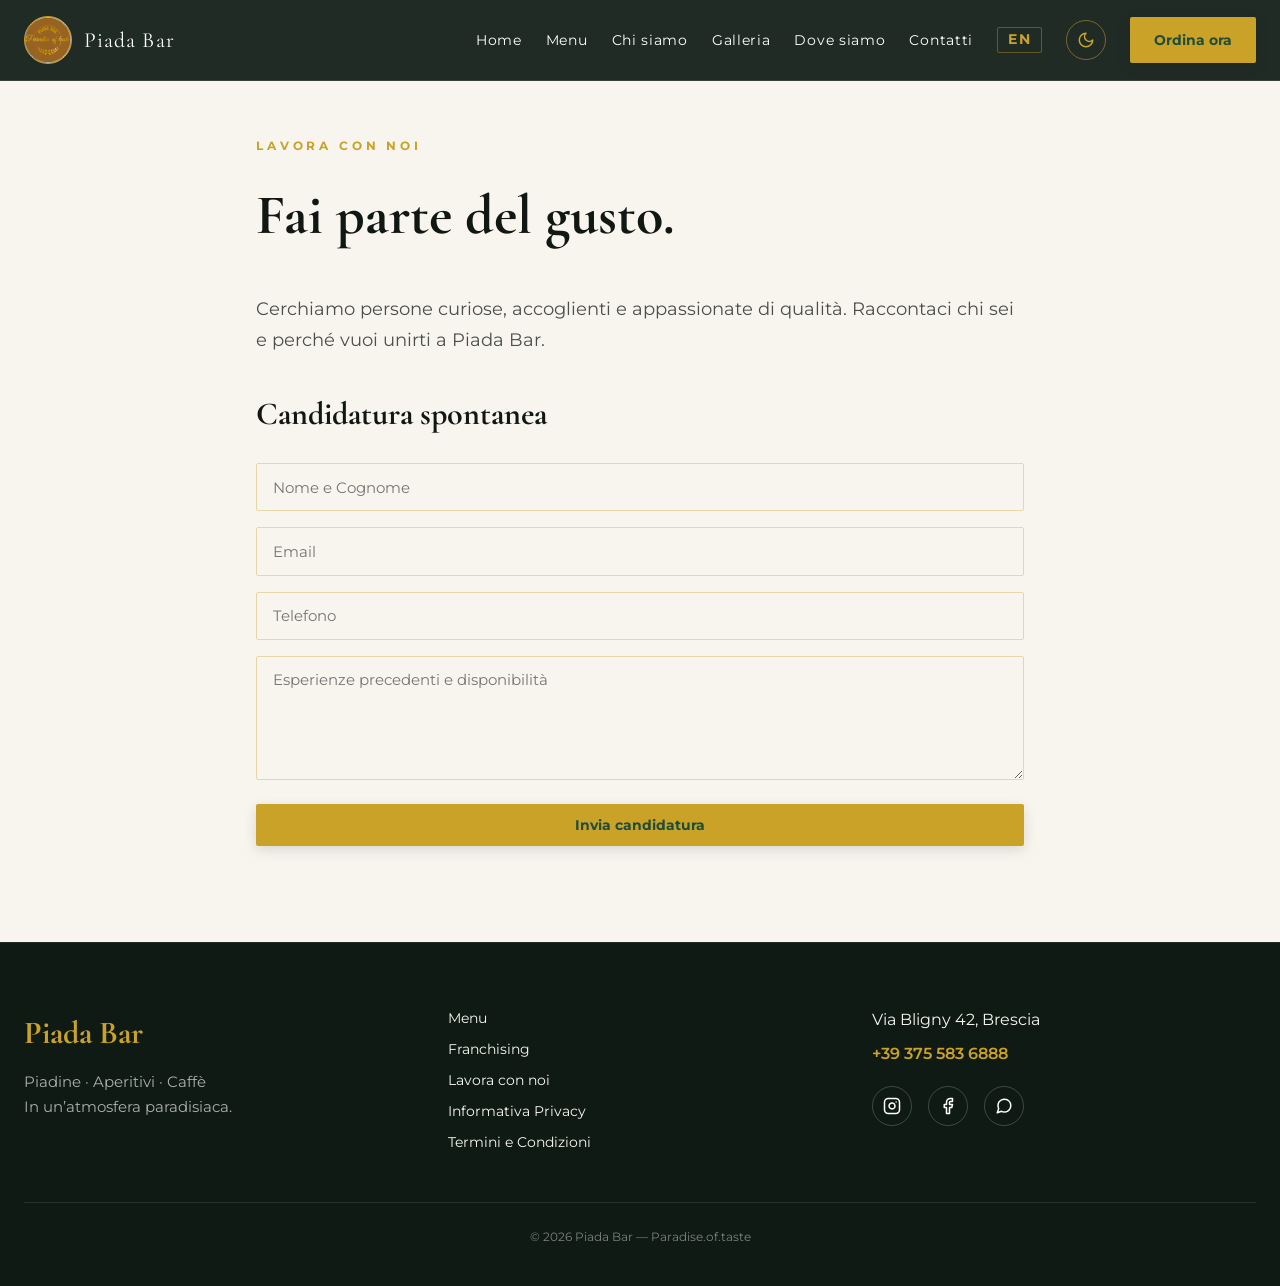
<file: careers.html>
<!DOCTYPE html>
<html lang="it">

<head>
  <meta charset="UTF-8" />
  <meta name="viewport" content="width=device-width, initial-scale=1.0" />
  <title>Lavora con noi | Piada Bar - Careers</title>

  <meta name="description"
    content="Unisciti al team di Piada Bar a Brescia: posizioni aperte in cucina, servizio al banco e gestione." />
  <meta property="og:title" content="Lavora con noi | Piada Bar" />
  <meta property="og:description"
    content="Fai parte del gusto — Cerchiamo persone curiose, accoglienti e appassionate di qualità." />
  <meta property="og:image" content="assets/images/craft_story.jpg" />
  <meta property="og:type" content="website" />
  <meta name="theme-color" content="#1F4D3A" />
  <link rel="icon" type="image/jpeg" href="assets/images/logo.jpeg" />

  <!-- Google Fonts -->
  <link rel="preconnect" href="https://fonts.googleapis.com" />
  <link rel="preconnect" href="https://fonts.gstatic.com" crossorigin />
  <link
    href="https://fonts.googleapis.com/css2?family=Cormorant+Garamond:ital,wght@0,500;0,600;1,600&family=Montserrat:wght@400;500;600;700&display=swap"
    rel="stylesheet" />

  <!-- CSS Stylesheet -->
  <link rel="stylesheet" href="css/style.css" />
</head>

<body>

  <!-- Site Header -->
  <header class="site-header">
    <div class="header-container">
      <a href="index.html" class="brand-link" aria-label="Piada Bar Home">
        <img src="assets/images/logo.jpeg" alt="Logo ufficiale Piada Bar" class="brand-logo" />
        <span class="brand-name font-heading">Piada Bar</span>
      </a>

      <!-- Desktop Navigation -->
      <nav class="nav-desktop">
        <a href="index.html" class="gold-thread" data-i18n="nav_home">Home</a>
        <a href="menu.html" class="gold-thread" data-i18n="nav_menu">Menu</a>
        <a href="about.html" class="gold-thread" data-i18n="nav_about">Chi siamo</a>
        <a href="gallery.html" class="gold-thread" data-i18n="nav_gallery">Galleria</a>
        <a href="index.html#locations" class="gold-thread" data-i18n="nav_locations">Dove siamo</a>
        <a href="contact.html" class="gold-thread" data-i18n="nav_contact">Contatti</a>

        <!-- Language Toggle Button (EN / IT) -->
        <button id="lang-toggle-btn" class="lang-toggle-btn" aria-label="Switch to English">EN</button>

        <button id="theme-toggle-btn" class="theme-toggle-btn" aria-label="Cambia atmosfera">
          <svg width="18" height="18" viewBox="0 0 24 24" fill="none" stroke="currentColor" stroke-width="2"
            stroke-linecap="round" stroke-linejoin="round">
            <path d="M12 3a6 6 0 0 0 9 9 9 9 0 1 1-9-9Z" />
          </svg>
        </button>

        <a href="order.html" class="btn-gold" data-i18n="btn_order_now">Ordina ora</a>
      </nav>

      <!-- Mobile Hamburger Button -->
      <button id="mobile-menu-toggle" class="menu-toggle-btn" aria-label="Menu Mobile">
        <svg width="24" height="24" viewBox="0 0 24 24" fill="none" stroke="currentColor" stroke-width="2"
          stroke-linecap="round" stroke-linejoin="round">
          <line x1="4" x2="20" y1="12" y2="12" />
          <line x1="4" x2="20" y1="6" y2="6" />
          <line x1="4" x2="20" y1="18" y2="18" />
        </svg>
      </button>
    </div>

    <!-- Mobile Drawer -->
    <div id="mobile-drawer" class="mobile-menu-drawer">
      <a href="index.html" class="gold-thread" data-i18n="nav_home">Home</a>
      <a href="menu.html" class="gold-thread" data-i18n="nav_menu">Menu</a>
      <a href="about.html" class="gold-thread">Chi siamo</a>
      <a href="gallery.html" class="gold-thread">Galleria</a>
      <a href="index.html#locations" class="gold-thread">Dove siamo</a>
      <a href="contact.html">Contatti</a>
      <button id="mobile-lang-btn" class="lang-toggle-btn mobile-lang-btn" aria-label="Switch to English">EN</button>
      <a href="order.html" class="btn-gold" style="text-align: center; margin-top: 0.5rem;" data-i18n="btn_order_now">Ordina ora</a>
    </div>
  </header>

  <!-- Main Content -->
  <main class="page-shell">
    <div style="max-width: 48rem; margin: 0 auto;">
      <p class="eyebrow" data-i18n="careers_eyebrow">Lavora con noi</p>
      <h1 class="font-heading" style="font-size: 3.5rem; margin-top: 1rem;" data-i18n="careers_title">Fai parte del gusto.</h1>
      <p style="margin: 2rem 0; line-height: 1.8; opacity: 0.75; font-size: 1.1rem;" data-i18n="careers_desc">
        Cerchiamo persone curiose, accoglienti e appassionate di qualità. Raccontaci chi sei e perché vuoi unirti a
        Piada Bar.
      </p>
      <div id="careers-form-container">
        <form onsubmit="PiadaApp.handleInquirySubmit(event, 'career', 'careers-form-container')" class="form-grid">
          <h2 class="font-heading" style="font-size: 2rem; margin-bottom: 0.5rem;" data-i18n="careers_form_title">Candidatura spontanea</h2>
          <input type="text" name="name" required placeholder="Nome e Cognome" data-i18n-placeholder="careers_form_name" />
          <input type="email" name="email" required placeholder="Email" data-i18n-placeholder="form_email" />
          <input type="tel" name="phone" placeholder="Telefono" data-i18n-placeholder="form_phone" />
          <textarea name="message" required rows="5" placeholder="Esperienze precedenti e disponibilità" data-i18n-placeholder="careers_form_exp"></textarea>
          <button type="submit" class="btn-gold" style="margin-top: 0.5rem;" data-i18n="careers_btn_send">Invia candidatura</button>
        </form>
      </div>
    </div>
  </main>

  <!-- Site Footer -->
  <footer class="site-footer">
    <div class="footer-container">
      <div class="footer-brand">
        <h3 class="font-heading">Piada Bar</h3>
        <p data-i18n="footer_brand_desc">Piadine · Aperitivi · Caffè<br />In un’atmosfera paradisiaca.</p>
      </div>

      <div class="footer-links">
        <a href="menu.html" data-i18n="nav_menu">Menu</a>
        <a href="franchise.html" data-i18n="nav_franchise">Franchising</a>
        <a href="careers.html" data-i18n="nav_careers">Lavora con noi</a>
        <a href="privacy.html" data-i18n="nav_privacy">Informativa Privacy</a>
        <a href="terms.html" data-i18n="nav_terms">Termini e Condizioni</a>
      </div>

      <div>
        <p>Via Bligny 42, Brescia</p>
        <p style="margin-top: 0.5rem;"><a href="tel:+393755836888" style="color: var(--gold); font-weight: 600;">+39 375
            583 6888</a></p>
        <div class="social-links">
          <a href="https://www.instagram.com/paradise.of.taste/" target="_blank" rel="noreferrer"
            aria-label="Instagram">
            <svg width="18" height="18" viewBox="0 0 24 24" fill="none" stroke="currentColor" stroke-width="2"
              stroke-linecap="round" stroke-linejoin="round">
              <rect width="20" height="20" x="2" y="2" rx="5" ry="5" />
              <path d="M16 11.37A4 4 0 1 1 12.63 8 4 4 0 0 1 16 11.37z" />
              <line x1="17.5" x2="17.51" y1="6.5" y2="6.5" />
            </svg>
          </a>
          <a href="https://www.facebook.com/" target="_blank" rel="noreferrer" aria-label="Facebook">
            <svg width="18" height="18" viewBox="0 0 24 24" fill="none" stroke="currentColor" stroke-width="2"
              stroke-linecap="round" stroke-linejoin="round">
              <path d="M18 2h-3a5 5 0 0 0-5 5v3H7v4h3v8h4v-8h3l1-4h-4V7a1 1 0 0 1 1-1h3z" />
            </svg>
          </a>
          <a href="https://wa.me/393755836888" target="_blank" rel="noreferrer" aria-label="WhatsApp">
            <svg width="18" height="18" viewBox="0 0 24 24" fill="none" stroke="currentColor" stroke-width="2"
              stroke-linecap="round" stroke-linejoin="round">
              <path
                d="M21 11.5a8.38 8.38 0 0 1-.9 3.8 8.5 8.5 0 0 1-7.6 4.7 8.38 8.38 0 0 1-3.8-.9L3 21l1.9-5.7a8.38 8.38 0 0 1-.9-3.8 8.5 8.5 0 0 1 4.7-7.6 8.38 8.38 0 0 1 3.8-.9h.5a8.48 8.48 0 0 1 8 8v.5z" />
            </svg>
          </a>
        </div>
      </div>
    </div>

    <div class="footer-bottom">
      <p data-i18n="footer_copy">© 2026 Piada Bar — Paradise.of.taste</p>
    </div>
  </footer>

  <!-- Scripts -->
  <script src="js/data.js"></script>
  <script src="js/storage.js"></script>
  <script src="js/i18n.js"></script>
  <script src="js/app.js"></script>
</body>

</html>
</file>
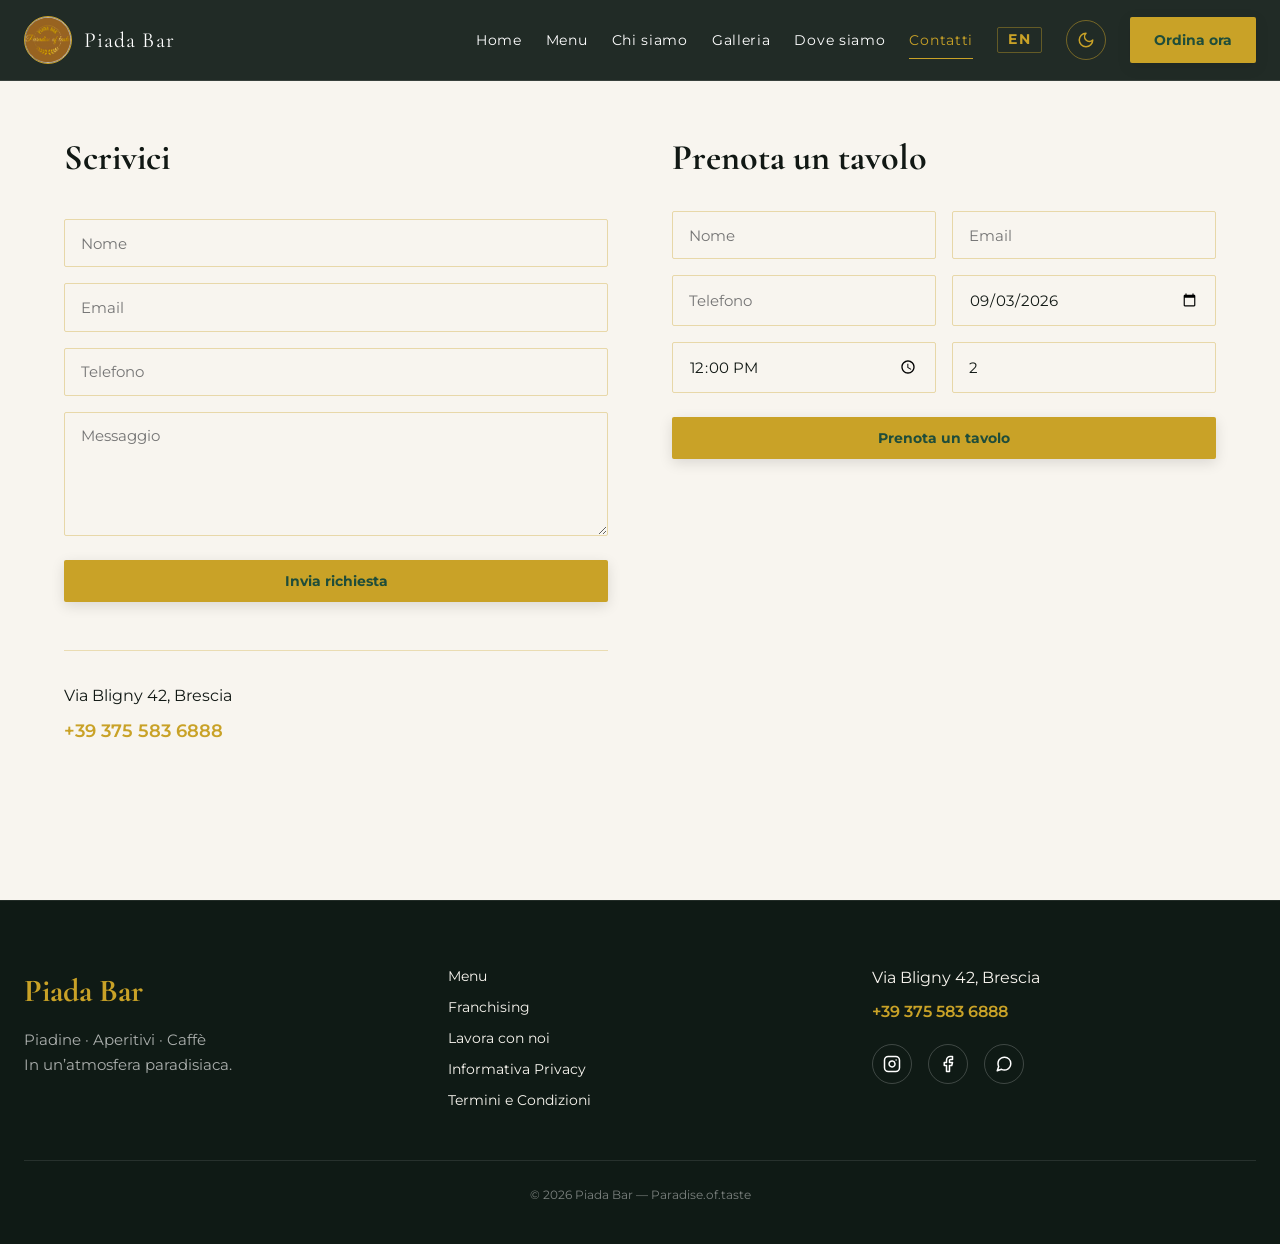
<file: contact.html>
<!DOCTYPE html>
<html lang="it">

<head>
  <meta charset="UTF-8" />
  <meta name="viewport" content="width=device-width, initial-scale=1.0" />
  <title>Contatti & Prenotazioni | Piada Bar - Brescia</title>

  <meta name="description"
    content="Contatta Piada Bar o prenota subito il tuo tavolo in Via Bligny 42 a Brescia. Inviaci un messaggio o chiamaci." />
  <meta property="og:title" content="Contatti | Piada Bar" />
  <meta property="og:description" content="Scrivici o prenota il tuo tavolo in paradiso." />
  <meta property="og:image" content="assets/images/craft_story.jpg" />
  <meta property="og:type" content="website" />
  <meta name="theme-color" content="#1F4D3A" />
  <link rel="icon" type="image/jpeg" href="assets/images/logo.jpeg" />

  <!-- Google Fonts -->
  <link rel="preconnect" href="https://fonts.googleapis.com" />
  <link rel="preconnect" href="https://fonts.gstatic.com" crossorigin />
  <link
    href="https://fonts.googleapis.com/css2?family=Cormorant+Garamond:ital,wght@0,500;0,600;1,600&family=Montserrat:wght@400;500;600;700&display=swap"
    rel="stylesheet" />

  <!-- CSS Stylesheet -->
  <link rel="stylesheet" href="css/style.css" />
</head>

<body>

  <!-- Site Header -->
  <header class="site-header">
    <div class="header-container">
      <a href="index.html" class="brand-link" aria-label="Piada Bar Home">
        <img src="assets/images/logo.jpeg" alt="Logo ufficiale Piada Bar" class="brand-logo" />
        <span class="brand-name font-heading">Piada Bar</span>
      </a>

      <!-- Desktop Navigation -->
      <nav class="nav-desktop">
        <a href="index.html" class="gold-thread" data-i18n="nav_home">Home</a>
        <a href="menu.html" class="gold-thread" data-i18n="nav_menu">Menu</a>
        <a href="about.html" class="gold-thread" data-i18n="nav_about">Chi siamo</a>
        <a href="gallery.html" class="gold-thread" data-i18n="nav_gallery">Galleria</a>
        <a href="index.html#locations" class="gold-thread" data-i18n="nav_locations">Dove siamo</a>
        <a href="contact.html" class="gold-thread active" data-i18n="nav_contact">Contatti</a>

        <!-- Language Toggle Button (EN / IT) -->
        <button id="lang-toggle-btn" class="lang-toggle-btn" aria-label="Switch to English">EN</button>

        <button id="theme-toggle-btn" class="theme-toggle-btn" aria-label="Cambia atmosfera">
          <svg width="18" height="18" viewBox="0 0 24 24" fill="none" stroke="currentColor" stroke-width="2"
            stroke-linecap="round" stroke-linejoin="round">
            <path d="M12 3a6 6 0 0 0 9 9 9 9 0 1 1-9-9Z" />
          </svg>
        </button>

        <a href="order.html" class="btn-gold" data-i18n="btn_order_now">Ordina ora</a>
      </nav>

      <!-- Mobile Hamburger Button -->
      <button id="mobile-menu-toggle" class="menu-toggle-btn" aria-label="Menu Mobile">
        <svg width="24" height="24" viewBox="0 0 24 24" fill="none" stroke="currentColor" stroke-width="2"
          stroke-linecap="round" stroke-linejoin="round">
          <line x1="4" x2="20" y1="12" y2="12" />
          <line x1="4" x2="20" y1="6" y2="6" />
          <line x1="4" x2="20" y1="18" y2="18" />
        </svg>
      </button>
    </div>

    <!-- Mobile Drawer -->
    <div id="mobile-drawer" class="mobile-menu-drawer">
      <a href="index.html" class="gold-thread" data-i18n="nav_home">Home</a>
      <a href="menu.html" class="gold-thread" data-i18n="nav_menu">Menu</a>
      <a href="about.html" class="gold-thread" data-i18n="nav_about">Chi siamo</a>
      <a href="gallery.html" class="gold-thread" data-i18n="nav_gallery">Galleria</a>
      <a href="index.html#locations" class="gold-thread" data-i18n="nav_locations">Dove siamo</a>
      <a href="contact.html" class="gold-thread active" data-i18n="nav_contact">Contatti</a>
      <button id="mobile-lang-btn" class="lang-toggle-btn mobile-lang-btn" aria-label="Switch to English">EN</button>
      <a href="order.html" class="btn-gold" style="text-align: center; margin-top: 0.5rem;" data-i18n="btn_order_now">Ordina ora</a>
    </div>
  </header>

  <!-- Main Content -->
  <main class="page-shell">
    <div class="contact-grid">
      <!-- Left Column: Contact Form & Info -->
      <div class="contact-col-left">
        <div id="contact-form-container">
          <form onsubmit="PiadaApp.handleInquirySubmit(event, 'contact', 'contact-form-container')" class="form-grid">
            <h2 class="font-heading" data-i18n="contact_write_us">Scrivici</h2>
            <input type="text" name="name" required placeholder="Nome" data-i18n-placeholder="form_name" />
            <input type="email" name="email" required placeholder="Email" data-i18n-placeholder="form_email" />
            <input type="tel" name="phone" placeholder="Telefono" data-i18n-placeholder="form_phone" />
            <textarea name="message" required rows="5" placeholder="Messaggio" data-i18n-placeholder="form_message"></textarea>
            <button type="submit" class="btn-gold" style="margin-top: 0.5rem;" data-i18n="contact_send_btn">Invia richiesta</button>
          </form>
        </div>

        <div class="contact-info-block">
          <p>Via Bligny 42, Brescia</p>
          <a href="tel:+393755836888">+39 375 583 6888</a>
        </div>
      </div>

      <!-- Right Column: Reserve a Table -->
      <div class="contact-col-right">
        <h2 class="font-heading" data-i18n="contact_reserve_title">Prenota un tavolo</h2>
        <div id="contact-reservation-container">
          <form onsubmit="PiadaApp.handleReservationSubmit(event, 'contact-reservation-container')"
            class="form-grid form-grid-2">
            <input type="text" name="name" required placeholder="Nome" data-i18n-placeholder="form_name" />
            <input type="email" name="email" placeholder="Email" data-i18n-placeholder="form_email" />
            <input type="tel" name="phone" required placeholder="Telefono" data-i18n-placeholder="form_phone" />
            <input type="date" name="date" required value="2026-09-03" />
            <input type="time" name="time" required value="12:00" />
            <input type="number" name="guests" required min="1" max="12" value="2" placeholder="Numero persone" data-i18n-placeholder="form_guests" />
            <button type="submit" class="btn-gold" style="grid-column: 1 / -1; margin-top: 0.5rem;" data-i18n="reserve_btn">Prenota un tavolo</button>
          </form>
        </div>
      </div>
    </div>
  </main>

  <!-- Site Footer -->
  <footer class="site-footer">
    <div class="footer-container">
      <div class="footer-brand">
        <h3 class="font-heading">Piada Bar</h3>
        <p data-i18n="footer_brand_desc">Piadine · Aperitivi · Caffè<br />In un’atmosfera paradisiaca.</p>
      </div>

      <div class="footer-links">
        <a href="menu.html" data-i18n="nav_menu">Menu</a>
        <a href="franchise.html" data-i18n="nav_franchise">Franchising</a>
        <a href="careers.html" data-i18n="nav_careers">Lavora con noi</a>
        <a href="privacy.html" data-i18n="nav_privacy">Informativa Privacy</a>
        <a href="terms.html" data-i18n="nav_terms">Termini e Condizioni</a>
      </div>

      <div>
        <p>Via Bligny 42, Brescia</p>
        <p style="margin-top: 0.5rem;"><a href="tel:+393755836888" style="color: var(--gold); font-weight: 600;">+39 375
            583 6888</a></p>
        <div class="social-links">
          <a href="https://www.instagram.com/paradise.of.taste/" target="_blank" rel="noreferrer"
            aria-label="Instagram">
            <svg width="18" height="18" viewBox="0 0 24 24" fill="none" stroke="currentColor" stroke-width="2"
              stroke-linecap="round" stroke-linejoin="round">
              <rect width="20" height="20" x="2" y="2" rx="5" ry="5" />
              <path d="M16 11.37A4 4 0 1 1 12.63 8 4 4 0 0 1 16 11.37z" />
              <line x1="17.5" x2="17.51" y1="6.5" y2="6.5" />
            </svg>
          </a>
          <a href="https://www.facebook.com/" target="_blank" rel="noreferrer" aria-label="Facebook">
            <svg width="18" height="18" viewBox="0 0 24 24" fill="none" stroke="currentColor" stroke-width="2"
              stroke-linecap="round" stroke-linejoin="round">
              <path d="M18 2h-3a5 5 0 0 0-5 5v3H7v4h3v8h4v-8h3l1-4h-4V7a1 1 0 0 1 1-1h3z" />
            </svg>
          </a>
          <a href="https://wa.me/393755836888" target="_blank" rel="noreferrer" aria-label="WhatsApp">
            <svg width="18" height="18" viewBox="0 0 24 24" fill="none" stroke="currentColor" stroke-width="2"
              stroke-linecap="round" stroke-linejoin="round">
              <path
                d="M21 11.5a8.38 8.38 0 0 1-.9 3.8 8.5 8.5 0 0 1-7.6 4.7 8.38 8.38 0 0 1-3.8-.9L3 21l1.9-5.7a8.38 8.38 0 0 1-.9-3.8 8.5 8.5 0 0 1 4.7-7.6 8.38 8.38 0 0 1 3.8-.9h.5a8.48 8.48 0 0 1 8 8v.5z" />
            </svg>
          </a>
        </div>
      </div>
    </div>

    <div class="footer-bottom">
      <p data-i18n="footer_copy">© 2026 Piada Bar — Paradise.of.taste</p>
    </div>
  </footer>

  <!-- Scripts -->
  <script src="js/data.js"></script>
  <script src="js/storage.js"></script>
  <script src="js/i18n.js"></script>
  <script src="js/app.js"></script>
</body>

</html>
</file>
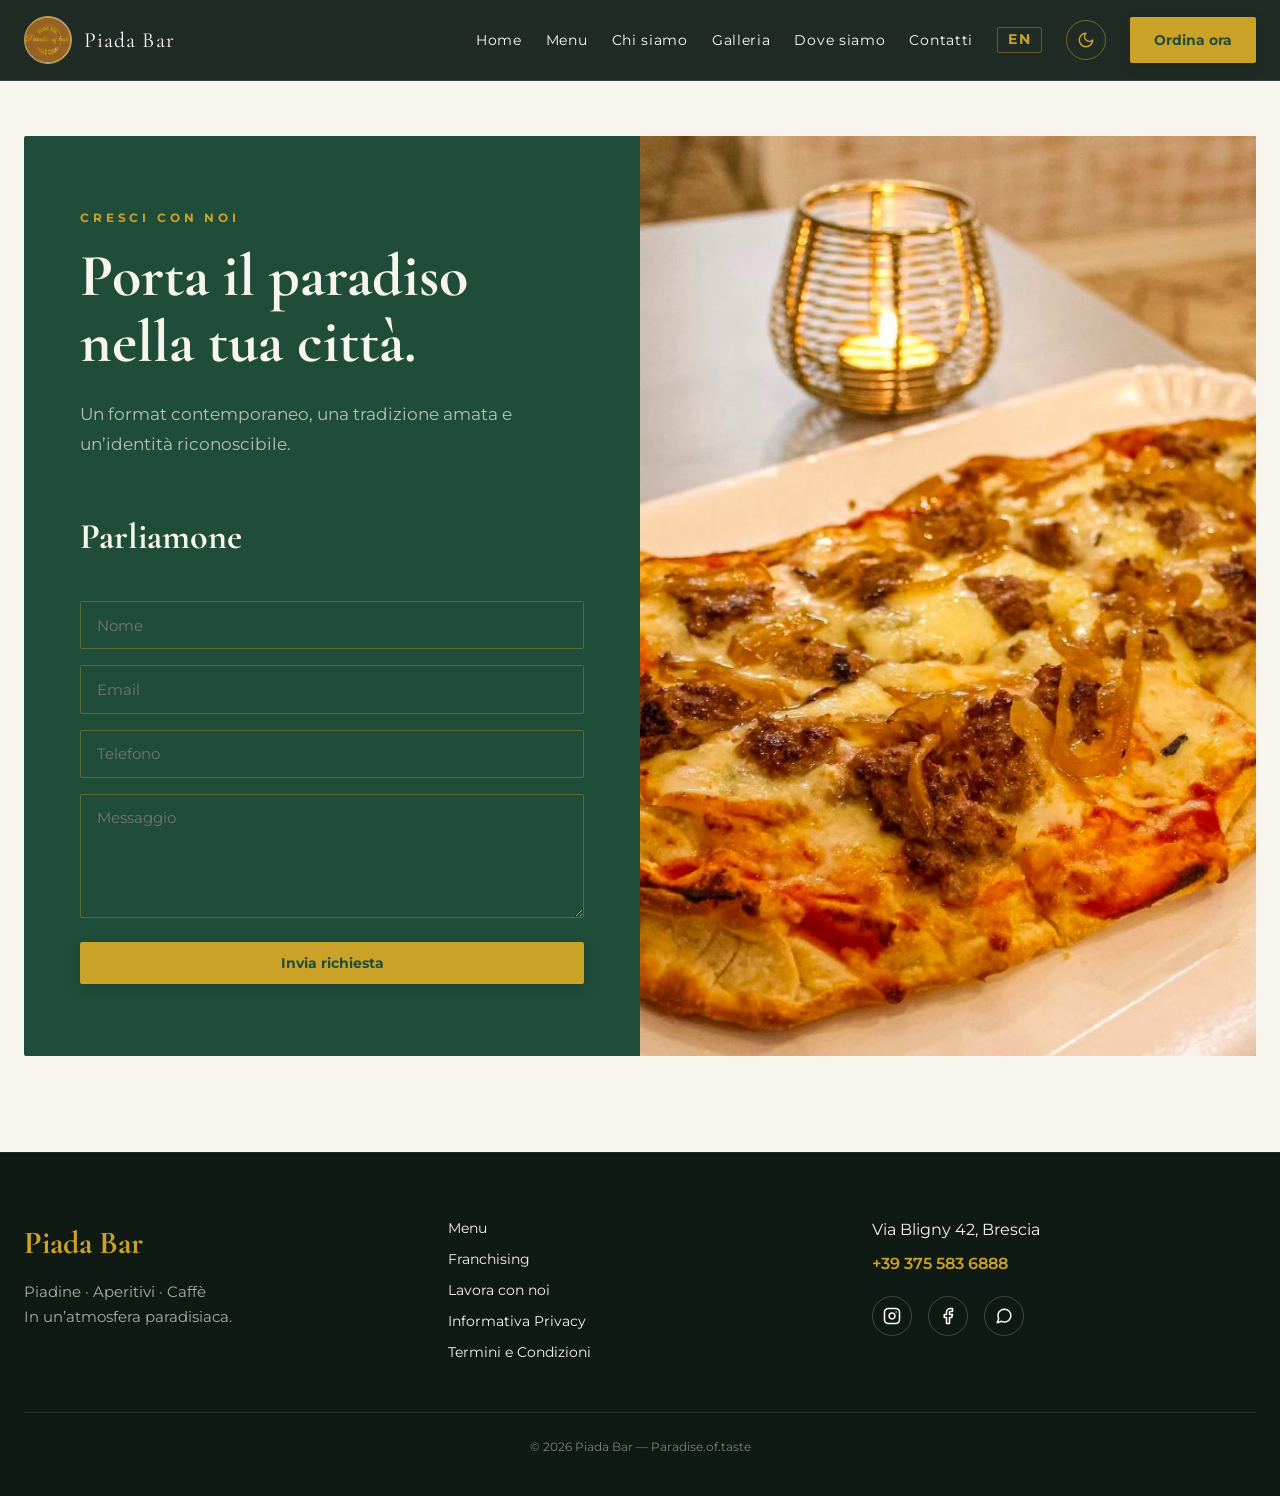
<file: franchise.html>
<!DOCTYPE html>
<html lang="it">

<head>
  <meta charset="UTF-8" />
  <meta name="viewport" content="width=device-width, initial-scale=1.0" />
  <title>Franchise | Piada Bar - Apri il tuo locale</title>

  <meta name="description"
    content="Apri il tuo Piada Bar in franchise: porta l'autentico street food italiano nella tua città con un format di successo." />
  <meta property="og:title" content="Franchise | Piada Bar" />
  <meta property="og:description" content="Grow with us — Porta il paradiso nella tua città." />
  <meta property="og:image" content="assets/images/paradise.jpg" />
  <meta property="og:type" content="website" />
  <meta name="theme-color" content="#1F4D3A" />
  <link rel="icon" type="image/jpeg" href="assets/images/logo.jpeg" />

  <!-- Google Fonts -->
  <link rel="preconnect" href="https://fonts.googleapis.com" />
  <link rel="preconnect" href="https://fonts.gstatic.com" crossorigin />
  <link
    href="https://fonts.googleapis.com/css2?family=Cormorant+Garamond:ital,wght@0,500;0,600;1,600&family=Montserrat:wght@400;500;600;700&display=swap"
    rel="stylesheet" />

  <!-- CSS Stylesheet -->
  <link rel="stylesheet" href="css/style.css" />
</head>

<body>

  <!-- Site Header -->
  <header class="site-header">
    <div class="header-container">
      <a href="index.html" class="brand-link" aria-label="Piada Bar Home">
        <img src="assets/images/logo.jpeg" alt="Logo ufficiale Piada Bar" class="brand-logo" />
        <span class="brand-name font-heading">Piada Bar</span>
      </a>

      <!-- Desktop Navigation -->
      <nav class="nav-desktop">
        <a href="index.html" class="gold-thread" data-i18n="nav_home">Home</a>
        <a href="menu.html" class="gold-thread" data-i18n="nav_menu">Menu</a>
        <a href="about.html" class="gold-thread" data-i18n="nav_about">Chi siamo</a>
        <a href="gallery.html" class="gold-thread" data-i18n="nav_gallery">Galleria</a>
        <a href="index.html#locations" class="gold-thread" data-i18n="nav_locations">Dove siamo</a>
        <a href="contact.html" class="gold-thread" data-i18n="nav_contact">Contatti</a>

        <!-- Language Toggle Button (EN / IT) -->
        <button id="lang-toggle-btn" class="lang-toggle-btn" aria-label="Switch to English">EN</button>

        <button id="theme-toggle-btn" class="theme-toggle-btn" aria-label="Cambia atmosfera">
          <svg width="18" height="18" viewBox="0 0 24 24" fill="none" stroke="currentColor" stroke-width="2"
            stroke-linecap="round" stroke-linejoin="round">
            <path d="M12 3a6 6 0 0 0 9 9 9 9 0 1 1-9-9Z" />
          </svg>
        </button>

        <a href="order.html" class="btn-gold" data-i18n="btn_order_now">Ordina ora</a>
      </nav>

      <!-- Mobile Hamburger Button -->
      <button id="mobile-menu-toggle" class="menu-toggle-btn" aria-label="Menu Mobile">
        <svg width="24" height="24" viewBox="0 0 24 24" fill="none" stroke="currentColor" stroke-width="2"
          stroke-linecap="round" stroke-linejoin="round">
          <line x1="4" x2="20" y1="12" y2="12" />
          <line x1="4" x2="20" y1="6" y2="6" />
          <line x1="4" x2="20" y1="18" y2="18" />
        </svg>
      </button>
    </div>

    <!-- Mobile Drawer -->
    <div id="mobile-drawer" class="mobile-menu-drawer">
      <a href="index.html" class="gold-thread" data-i18n="nav_home">Home</a>
      <a href="menu.html" class="gold-thread" data-i18n="nav_menu">Menu</a>
      <a href="about.html" class="gold-thread" data-i18n="nav_about">Chi siamo</a>
      <a href="gallery.html" class="gold-thread">Galleria</a>
      <a href="index.html#locations" class="gold-thread" data-i18n="nav_locations">Dove siamo</a>
      <a href="contact.html" class="gold-thread">Contatti</a>
      <button id="mobile-lang-btn" class="lang-toggle-btn mobile-lang-btn" aria-label="Switch to English">EN</button>
      <a href="order.html" class="btn-gold" style="text-align: center; margin-top: 0.5rem;" data-i18n="btn_order_now">Ordina ora</a>
    </div>
  </header>

  <!-- Main Content -->
  <main class="page-shell">
    <div class="franchise-card-layout">
      <!-- Left Column: Text Content & Form -->
      <div class="franchise-content-col">
        <p class="eyebrow" data-i18n="franchise_eyebrow">Cresci con noi</p>
        <h1 class="font-heading" data-i18n="franchise_title">Porta il paradiso nella tua città.</h1>
        <p class="lead" data-i18n="franchise_desc">
          Un format contemporaneo, una tradizione amata e un’identità riconoscibile.
        </p>

        <div class="franchise-form-wrap" id="franchise-form-container">
          <form onsubmit="PiadaApp.handleInquirySubmit(event, 'franchise', 'franchise-form-container')"
            class="form-grid">
            <h2 class="font-heading" data-i18n="franchise_talk">Parliamone</h2>
            <input type="text" name="name" required placeholder="Nome" data-i18n-placeholder="form_name" />
            <input type="email" name="email" required placeholder="Email" data-i18n-placeholder="form_email" />
            <input type="tel" name="phone" placeholder="Telefono" data-i18n-placeholder="form_phone" />
            <textarea name="message" required rows="5" placeholder="Messaggio" data-i18n-placeholder="form_message"></textarea>
            <button type="submit" class="btn-gold" style="margin-top: 0.5rem;" data-i18n="contact_send_btn">Invia richiesta</button>
          </form>
        </div>
      </div>

      <!-- Right Column: Full-Height Image -->
      <div class="franchise-image-col">
        <img src="assets/images/paradise.jpg" alt="Franchise Piada Bar" loading="lazy" />
      </div>
    </div>
  </main>

  <!-- Site Footer -->
  <footer class="site-footer">
    <div class="footer-container">
      <div class="footer-brand">
        <h3 class="font-heading">Piada Bar</h3>
        <p data-i18n="footer_brand_desc">Piadine · Aperitivi · Caffè<br />In un’atmosfera paradisiaca.</p>
      </div>

      <div class="footer-links">
        <a href="menu.html" data-i18n="nav_menu">Menu</a>
        <a href="franchise.html" data-i18n="nav_franchise">Franchising</a>
        <a href="careers.html" data-i18n="nav_careers">Lavora con noi</a>
        <a href="privacy.html" data-i18n="nav_privacy">Informativa Privacy</a>
        <a href="terms.html" data-i18n="nav_terms">Termini e Condizioni</a>
      </div>

      <div>
        <p>Via Bligny 42, Brescia</p>
        <p style="margin-top: 0.5rem;"><a href="tel:+393755836888" style="color: var(--gold); font-weight: 600;">+39 375
            583 6888</a></p>
        <div class="social-links">
          <a href="https://www.instagram.com/paradise.of.taste/" target="_blank" rel="noreferrer"
            aria-label="Instagram">
            <svg width="18" height="18" viewBox="0 0 24 24" fill="none" stroke="currentColor" stroke-width="2"
              stroke-linecap="round" stroke-linejoin="round">
              <rect width="20" height="20" x="2" y="2" rx="5" ry="5" />
              <path d="M16 11.37A4 4 0 1 1 12.63 8 4 4 0 0 1 16 11.37z" />
              <line x1="17.5" x2="17.51" y1="6.5" y2="6.5" />
            </svg>
          </a>
          <a href="https://www.facebook.com/" target="_blank" rel="noreferrer" aria-label="Facebook">
            <svg width="18" height="18" viewBox="0 0 24 24" fill="none" stroke="currentColor" stroke-width="2"
              stroke-linecap="round" stroke-linejoin="round">
              <path d="M18 2h-3a5 5 0 0 0-5 5v3H7v4h3v8h4v-8h3l1-4h-4V7a1 1 0 0 1 1-1h3z" />
            </svg>
          </a>
          <a href="https://wa.me/393755836888" target="_blank" rel="noreferrer" aria-label="WhatsApp">
            <svg width="18" height="18" viewBox="0 0 24 24" fill="none" stroke="currentColor" stroke-width="2"
              stroke-linecap="round" stroke-linejoin="round">
              <path
                d="M21 11.5a8.38 8.38 0 0 1-.9 3.8 8.5 8.5 0 0 1-7.6 4.7 8.38 8.38 0 0 1-3.8-.9L3 21l1.9-5.7a8.38 8.38 0 0 1-.9-3.8 8.5 8.5 0 0 1 4.7-7.6 8.38 8.38 0 0 1 3.8-.9h.5a8.48 8.48 0 0 1 8 8v.5z" />
            </svg>
          </a>
        </div>
      </div>
    </div>

    <div class="footer-bottom">
      <p data-i18n="footer_copy">© 2026 Piada Bar — Paradise.of.taste</p>
    </div>
  </footer>

  <!-- Scripts -->
  <script src="js/data.js"></script>
  <script src="js/storage.js"></script>
  <script src="js/i18n.js"></script>
  <script src="js/app.js"></script>
</body>

</html>
</file>
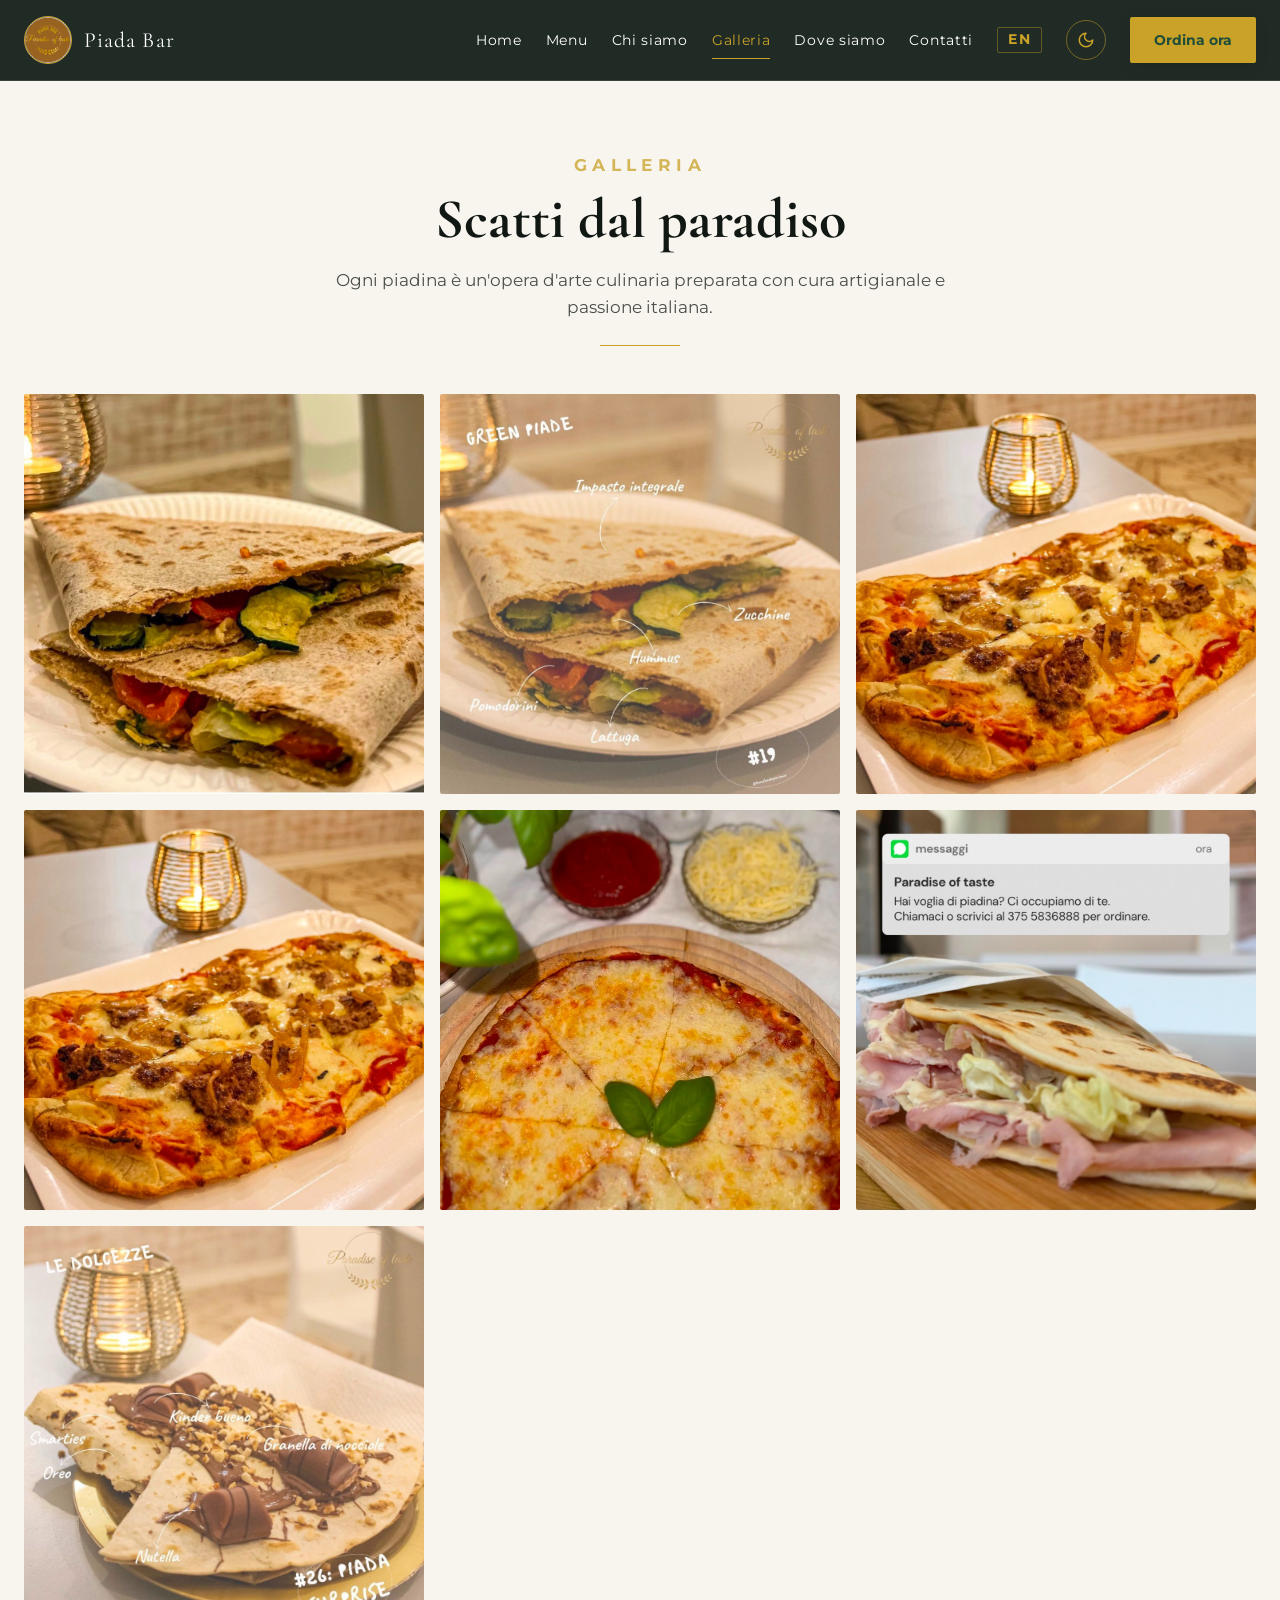
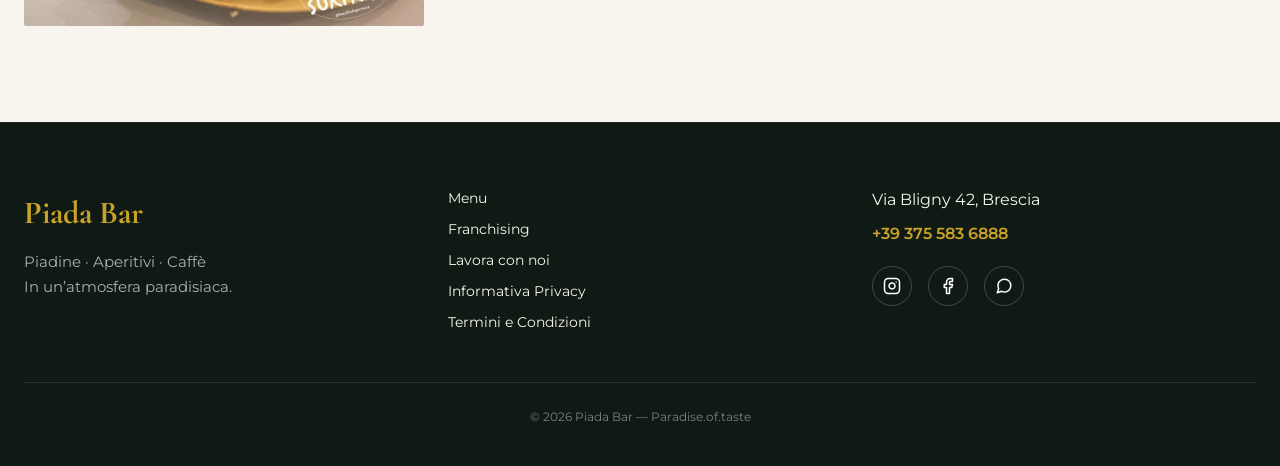
<file: gallery.html>
<!DOCTYPE html>
<html lang="it">

<head>
  <meta charset="UTF-8" />
  <meta name="viewport" content="width=device-width, initial-scale=1.0" />
  <title>Galleria | Piada Bar - Foto Piadine & Atmosfera</title>

  <meta name="description"
    content="Guarda la galleria fotografica di Piada Bar: le nostre piadine artigianali, aperitivi, dessert e la nostra atmosfera a Brescia." />
  <meta property="og:title" content="Galleria | Piada Bar" />
  <meta property="og:description" content="Taste, in every frame — I nostri momenti e le nostre creazioni culinarie." />
  <meta property="og:image" content="assets/images/paradise.jpg" />
  <meta property="og:type" content="website" />
  <meta name="theme-color" content="#1F4D3A" />
  <link rel="icon" type="image/jpeg" href="assets/images/logo.jpeg" />

  <!-- Google Fonts -->
  <link rel="preconnect" href="https://fonts.googleapis.com" />
  <link rel="preconnect" href="https://fonts.gstatic.com" crossorigin />
  <link
    href="https://fonts.googleapis.com/css2?family=Cormorant+Garamond:ital,wght@0,500;0,600;1,600&family=Montserrat:wght@400;500;600;700&display=swap"
    rel="stylesheet" />

  <!-- CSS Stylesheet -->
  <link rel="stylesheet" href="css/style.css" />
</head>

<body>

  <!-- Site Header -->
  <header class="site-header">
    <div class="header-container">
      <a href="index.html" class="brand-link" aria-label="Piada Bar Home">
        <img src="assets/images/logo.jpeg" alt="Logo ufficiale Piada Bar" class="brand-logo" />
        <span class="brand-name font-heading">Piada Bar</span>
      </a>

      <!-- Desktop Navigation -->
      <nav class="nav-desktop">
        <a href="index.html" class="gold-thread" data-i18n="nav_home">Home</a>
        <a href="menu.html" class="gold-thread" data-i18n="nav_menu">Menu</a>
        <a href="about.html" class="gold-thread" data-i18n="nav_about">Chi siamo</a>
        <a href="gallery.html" class="gold-thread active" data-i18n="nav_gallery">Galleria</a>
        <a href="index.html#locations" class="gold-thread" data-i18n="nav_locations">Dove siamo</a>
        <a href="contact.html" class="gold-thread" data-i18n="nav_contact">Contatti</a>

        <!-- Language Toggle Button (EN / IT) -->
        <button id="lang-toggle-btn" class="lang-toggle-btn" aria-label="Switch to English">EN</button>

        <button id="theme-toggle-btn" class="theme-toggle-btn" aria-label="Cambia atmosfera">
          <svg width="18" height="18" viewBox="0 0 24 24" fill="none" stroke="currentColor" stroke-width="2"
            stroke-linecap="round" stroke-linejoin="round">
            <path d="M12 3a6 6 0 0 0 9 9 9 9 0 1 1-9-9Z" />
          </svg>
        </button>

        <a href="order.html" class="btn-gold" data-i18n="btn_order_now">Ordina ora</a>
      </nav>

      <!-- Mobile Hamburger Button -->
      <button id="mobile-menu-toggle" class="menu-toggle-btn" aria-label="Menu Mobile">
        <svg width="24" height="24" viewBox="0 0 24 24" fill="none" stroke="currentColor" stroke-width="2"
          stroke-linecap="round" stroke-linejoin="round">
          <line x1="4" x2="20" y1="12" y2="12" />
          <line x1="4" x2="20" y1="6" y2="6" />
          <line x1="4" x2="20" y1="18" y2="18" />
        </svg>
      </button>
    </div>

    <!-- Mobile Drawer -->
    <div id="mobile-drawer" class="mobile-menu-drawer">
      <a href="index.html" class="gold-thread" data-i18n="nav_home">Home</a>
      <a href="menu.html" class="gold-thread" data-i18n="nav_menu">Menu</a>
      <a href="about.html" class="gold-thread" data-i18n="nav_about">Chi siamo</a>
      <a href="gallery.html" class="gold-thread active" data-i18n="nav_gallery">Galleria</a>
      <a href="index.html#locations" class="gold-thread" data-i18n="nav_locations">Dove siamo</a>
      <a href="contact.html" class="gold-thread" data-i18n="nav_contact">Contatti</a>
      <button id="mobile-lang-btn" class="lang-toggle-btn mobile-lang-btn" aria-label="Switch to English">EN</button>
      <a href="order.html" class="btn-gold" style="text-align: center; margin-top: 0.5rem;" data-i18n="btn_order_now">Ordina ora</a>
    </div>
  </header>

  <!-- Main Content -->
  <main class="page-shell">
    <div class="section-header">
      <p class="eyebrow" data-i18n="gallery_page_eyebrow">Galleria</p>
      <h2 data-i18n="gallery_page_title">Scatti dal paradiso</h2>
      <p data-i18n="gallery_page_subtitle">Ogni piadina è un'opera d'arte culinaria preparata con cura artigianale e passione italiana.</p>
      <span class="section-divider"></span>
    </div>

    <!-- Gallery Grid with all high-res photos -->
    <div class="gallery-grid">
      <div class="gallery-item">
        <img src="assets/images/romagnola.jpg" alt="Romagnola Piadina" loading="lazy" />
      </div>
      <div class="gallery-item">
        <img src="assets/images/green_piada.jpg" alt="Green Piada Vegetariana" loading="lazy" />
      </div>
      <div class="gallery-item">
        <img src="assets/images/paradise.jpg" alt="Paradise Signature Piada" loading="lazy" />
      </div>
      <div class="gallery-item">
        <img src="assets/images/aperitivo.jpg" alt="Aperitivo e Spritz" loading="lazy" />
      </div>
      <div class="gallery-item">
        <img src="assets/images/craft_story.jpg" alt="Lavorazione artigianale della piada" loading="lazy" />
      </div>
      <div class="gallery-item">
        <img src="assets/images/classica.jpg" alt="La Classica Piada" loading="lazy" />
      </div>
      <div class="gallery-item">
        <img src="assets/images/surprise.jpg" alt="Piada Dolce Surprise con Nutella" loading="lazy" />
      </div>
    </div>
  </main>

  <!-- Site Footer -->
  <footer class="site-footer">
    <div class="footer-container">
      <div class="footer-brand">
        <h3 class="font-heading">Piada Bar</h3>
        <p data-i18n="footer_brand_desc">Piadine · Aperitivi · Caffè<br />In un’atmosfera paradisiaca.</p>
      </div>

      <div class="footer-links">
        <a href="menu.html" data-i18n="nav_menu">Menu</a>
        <a href="franchise.html" data-i18n="nav_franchise">Franchising</a>
        <a href="careers.html" data-i18n="nav_careers">Lavora con noi</a>
        <a href="privacy.html" data-i18n="nav_privacy">Informativa Privacy</a>
        <a href="terms.html" data-i18n="nav_terms">Termini e Condizioni</a>
      </div>

      <div>
        <p>Via Bligny 42, Brescia</p>
        <p style="margin-top: 0.5rem;"><a href="tel:+393755836888" style="color: var(--gold); font-weight: 600;">+39 375
            583 6888</a></p>
        <div class="social-links">
          <a href="https://www.instagram.com/paradise.of.taste/" target="_blank" rel="noreferrer"
            aria-label="Instagram">
            <svg width="18" height="18" viewBox="0 0 24 24" fill="none" stroke="currentColor" stroke-width="2"
              stroke-linecap="round" stroke-linejoin="round">
              <rect width="20" height="20" x="2" y="2" rx="5" ry="5" />
              <path d="M16 11.37A4 4 0 1 1 12.63 8 4 4 0 0 1 16 11.37z" />
              <line x1="17.5" x2="17.51" y1="6.5" y2="6.5" />
            </svg>
          </a>
          <a href="https://www.facebook.com/" target="_blank" rel="noreferrer" aria-label="Facebook">
            <svg width="18" height="18" viewBox="0 0 24 24" fill="none" stroke="currentColor" stroke-width="2"
              stroke-linecap="round" stroke-linejoin="round">
              <path d="M18 2h-3a5 5 0 0 0-5 5v3H7v4h3v8h4v-8h3l1-4h-4V7a1 1 0 0 1 1-1h3z" />
            </svg>
          </a>
          <a href="https://wa.me/393755836888" target="_blank" rel="noreferrer" aria-label="WhatsApp">
            <svg width="18" height="18" viewBox="0 0 24 24" fill="none" stroke="currentColor" stroke-width="2"
              stroke-linecap="round" stroke-linejoin="round">
              <path
                d="M21 11.5a8.38 8.38 0 0 1-.9 3.8 8.5 8.5 0 0 1-7.6 4.7 8.38 8.38 0 0 1-3.8-.9L3 21l1.9-5.7a8.38 8.38 0 0 1-.9-3.8 8.5 8.5 0 0 1 4.7-7.6 8.38 8.38 0 0 1 3.8-.9h.5a8.48 8.48 0 0 1 8 8v.5z" />
            </svg>
          </a>
        </div>
      </div>
    </div>

    <div class="footer-bottom">
      <p data-i18n="footer_copy">© 2026 Piada Bar — Paradise.of.taste</p>
    </div>
  </footer>

  <!-- Scripts -->
  <script src="js/data.js"></script>
  <script src="js/storage.js"></script>
  <script src="js/i18n.js"></script>
  <script src="js/app.js"></script>
</body>

</html>
</file>
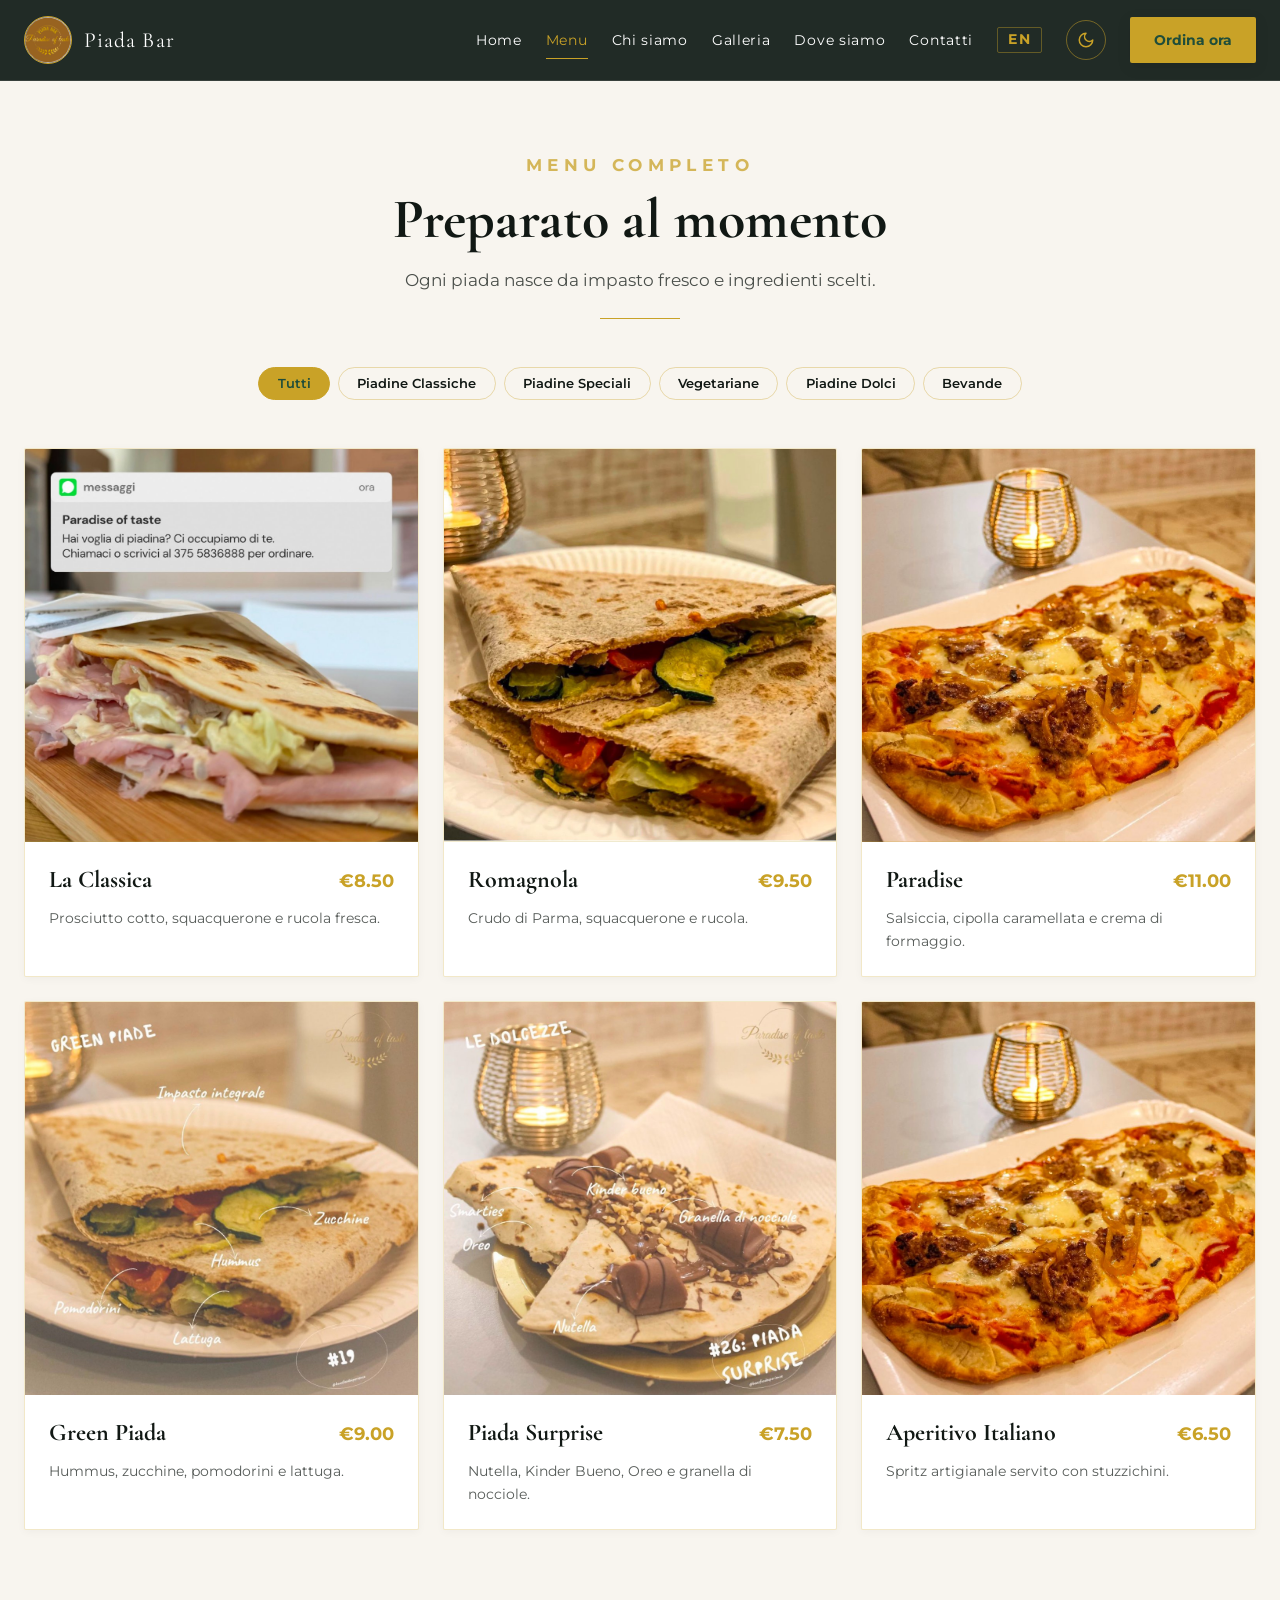
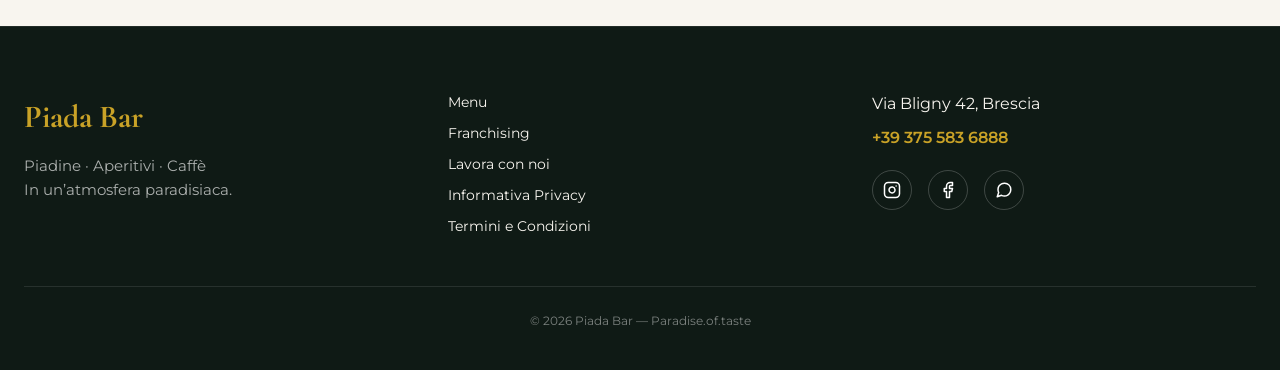
<file: menu.html>
<!DOCTYPE html>
<html lang="it">

<head>
  <meta charset="UTF-8" />
  <meta name="viewport" content="width=device-width, initial-scale=1.0" />
  <title>Menu | Piada Bar - Piadine artigianali a Brescia</title>

  <meta name="description"
    content="Scopri il menu di Piada Bar: piadine classiche romagnole, ricette signature esclusive, opzioni vegetariane e piade dolci a Brescia." />
  <meta property="og:title" content="Menu | Piada Bar" />
  <meta property="og:description" content="Ogni piada nasce da impasto fresco e ingredienti scelti." />
  <meta property="og:image" content="assets/images/classica.jpg" />
  <meta property="og:type" content="restaurant.menu" />
  <meta name="theme-color" content="#1F4D3A" />
  <link rel="icon" type="image/jpeg" href="assets/images/logo.jpeg" />

  <!-- Google Fonts -->
  <link rel="preconnect" href="https://fonts.googleapis.com" />
  <link rel="preconnect" href="https://fonts.gstatic.com" crossorigin />
  <link
    href="https://fonts.googleapis.com/css2?family=Cormorant+Garamond:ital,wght@0,500;0,600;1,600&family=Montserrat:wght@400;500;600;700&display=swap"
    rel="stylesheet" />

  <!-- CSS Stylesheet -->
  <link rel="stylesheet" href="css/style.css" />
</head>

<body>

  <!-- Site Header -->
  <header class="site-header">
    <div class="header-container">
      <a href="index.html" class="brand-link" aria-label="Piada Bar Home">
        <img src="assets/images/logo.jpeg" alt="Logo ufficiale Piada Bar" class="brand-logo" />
        <span class="brand-name font-heading">Piada Bar</span>
      </a>

      <!-- Desktop Navigation -->
      <nav class="nav-desktop">
        <a href="index.html" class="gold-thread" data-i18n="nav_home">Home</a>
        <a href="menu.html" class="gold-thread active" data-i18n="nav_menu">Menu</a>
        <a href="about.html" class="gold-thread" data-i18n="nav_about">Chi siamo</a>
        <a href="gallery.html" class="gold-thread" data-i18n="nav_gallery">Galleria</a>
        <a href="index.html#locations" class="gold-thread" data-i18n="nav_locations">Dove siamo</a>
        <a href="contact.html" class="gold-thread" data-i18n="nav_contact">Contatti</a>

        <!-- Language Toggle Button (EN / IT) -->
        <button id="lang-toggle-btn" class="lang-toggle-btn" aria-label="Switch to English">EN</button>

        <button id="theme-toggle-btn" class="theme-toggle-btn" aria-label="Cambia atmosfera">
          <svg width="18" height="18" viewBox="0 0 24 24" fill="none" stroke="currentColor" stroke-width="2"
            stroke-linecap="round" stroke-linejoin="round">
            <path d="M12 3a6 6 0 0 0 9 9 9 9 0 1 1-9-9Z" />
          </svg>
        </button>

        <a href="order.html" class="btn-gold" data-i18n="btn_order_now">Ordina ora</a>
      </nav>

      <!-- Mobile Hamburger Button -->
      <button id="mobile-menu-toggle" class="menu-toggle-btn" aria-label="Menu Mobile">
        <svg width="24" height="24" viewBox="0 0 24 24" fill="none" stroke="currentColor" stroke-width="2"
          stroke-linecap="round" stroke-linejoin="round">
          <line x1="4" x2="20" y1="12" y2="12" />
          <line x1="4" x2="20" y1="6" y2="6" />
          <line x1="4" x2="20" y1="18" y2="18" />
        </svg>
      </button>
    </div>

    <!-- Mobile Drawer -->
    <div id="mobile-drawer" class="mobile-menu-drawer">
      <a href="index.html" class="gold-thread" data-i18n="nav_home">Home</a>
      <a href="menu.html" class="gold-thread active" data-i18n="nav_menu">Menu</a>
      <a href="about.html" class="gold-thread" data-i18n="nav_about">Chi siamo</a>
      <a href="gallery.html" class="gold-thread" data-i18n="nav_gallery">Galleria</a>
      <a href="index.html#locations" class="gold-thread" data-i18n="nav_locations">Dove siamo</a>
      <a href="contact.html" class="gold-thread" data-i18n="nav_contact">Contatti</a>
      <button id="mobile-lang-btn" class="lang-toggle-btn mobile-lang-btn" aria-label="Switch to English">EN</button>
      <a href="order.html" class="btn-gold" style="text-align: center; margin-top: 0.5rem;" data-i18n="btn_order_now">Ordina ora</a>
    </div>
  </header>

  <!-- Main Content -->
  <main class="page-shell">
    <div class="section-header">
      <p class="eyebrow" data-i18n="menu_page_eyebrow">Menu Completo</p>
      <h2 data-i18n="menu_page_title">Preparato al momento</h2>
      <p data-i18n="menu_page_subtitle">Ogni piada nasce da impasto fresco e ingredienti scelti.</p>
      <span class="section-divider"></span>
    </div>

    <!-- Category Filter Tabs -->
    <div style="display: flex; flex-wrap: wrap; justify-content: center; gap: 0.5rem; margin-bottom: 3rem;">
      <button class="filter-btn menu-filter-btn filter-active" data-category="All"
        onclick="PiadaApp.filterMenu('All')" data-i18n="cat_all">Tutti</button>
      <button class="filter-btn menu-filter-btn" data-category="Piadine Classiche"
        onclick="PiadaApp.filterMenu('Piadine Classiche')" data-i18n="cat_classiche">Piadine Classiche</button>
      <button class="filter-btn menu-filter-btn" data-category="Piadine Speciali"
        onclick="PiadaApp.filterMenu('Piadine Speciali')" data-i18n="cat_speciali">Piadine Speciali</button>
      <button class="filter-btn menu-filter-btn" data-category="Vegetariane"
        onclick="PiadaApp.filterMenu('Vegetariane')" data-i18n="cat_vegetariane">Vegetariane</button>
      <button class="filter-btn menu-filter-btn" data-category="Piadine Dolci"
        onclick="PiadaApp.filterMenu('Piadine Dolci')" data-i18n="cat_dolci">Piadine Dolci</button>
      <button class="filter-btn menu-filter-btn" data-category="Bevande"
        onclick="PiadaApp.filterMenu('Bevande')" data-i18n="cat_bevande">Bevande</button>
    </div>

    <!-- Products Grid -->
    <div class="products-grid" id="menu-products-grid">
      <!-- Dynamically filled by PiadaApp / Static Fallback -->
      <article class="product-card">
        <div class="product-image-wrap">
          <img src="assets/images/classica.jpg" alt="La Classica" loading="lazy" />
          <div class="product-add-overlay" onclick="PiadaApp.handleAddToCart('c1')" data-i18n="btn_add_to_cart">Aggiungi al carrello</div>
        </div>
        <div class="product-info">
          <div class="product-header">
            <h3 class="product-title">La Classica</h3>
            <span class="product-price">€8.50</span>
          </div>
          <p class="product-desc" data-i18n-desc="c1">Prosciutto cotto, squacquerone e rucola fresca.</p>
        </div>
      </article>

      <article class="product-card">
        <div class="product-image-wrap">
          <img src="assets/images/romagnola.jpg" alt="Romagnola" loading="lazy" />
          <div class="product-add-overlay" onclick="PiadaApp.handleAddToCart('c2')" data-i18n="btn_add_to_cart">Aggiungi al carrello</div>
        </div>
        <div class="product-info">
          <div class="product-header">
            <h3 class="product-title">Romagnola</h3>
            <span class="product-price">€9.50</span>
          </div>
          <p class="product-desc" data-i18n-desc="c2">Crudo di Parma, squacquerone e rucola.</p>
        </div>
      </article>

      <article class="product-card">
        <div class="product-image-wrap">
          <img src="assets/images/paradise.jpg" alt="Paradise" loading="lazy" />
          <div class="product-add-overlay" onclick="PiadaApp.handleAddToCart('s1')" data-i18n="btn_add_to_cart">Aggiungi al carrello</div>
        </div>
        <div class="product-info">
          <div class="product-header">
            <h3 class="product-title">Paradise</h3>
            <span class="product-price">€11.00</span>
          </div>
          <p class="product-desc" data-i18n-desc="s1">Salsiccia, cipolla caramellata e crema di formaggio.</p>
        </div>
      </article>

      <article class="product-card">
        <div class="product-image-wrap">
          <img src="assets/images/green_piada.jpg" alt="Green Piada" loading="lazy" />
          <div class="product-add-overlay" onclick="PiadaApp.handleAddToCart('s2')" data-i18n="btn_add_to_cart">Aggiungi al carrello</div>
        </div>
        <div class="product-info">
          <div class="product-header">
            <h3 class="product-title">Green Piada</h3>
            <span class="product-price">€9.00</span>
          </div>
          <p class="product-desc" data-i18n-desc="s2">Hummus, zucchine, pomodorini e lattuga.</p>
        </div>
      </article>

      <article class="product-card">
        <div class="product-image-wrap">
          <img src="assets/images/surprise.jpg" alt="Piada Surprise" loading="lazy" />
          <div class="product-add-overlay" onclick="PiadaApp.handleAddToCart('d1')" data-i18n="btn_add_to_cart">Aggiungi al carrello</div>
        </div>
        <div class="product-info">
          <div class="product-header">
            <h3 class="product-title">Piada Surprise</h3>
            <span class="product-price">€7.50</span>
          </div>
          <p class="product-desc" data-i18n-desc="d1">Nutella, Kinder Bueno, Oreo e granella di nocciole.</p>
        </div>
      </article>

      <article class="product-card">
        <div class="product-image-wrap">
          <img src="assets/images/aperitivo.jpg" alt="Aperitivo Italiano" loading="lazy" />
          <div class="product-add-overlay" onclick="PiadaApp.handleAddToCart('b1')" data-i18n="btn_add_to_cart">Aggiungi al carrello</div>
        </div>
        <div class="product-info">
          <div class="product-header">
            <h3 class="product-title">Aperitivo Italiano</h3>
            <span class="product-price">€6.50</span>
          </div>
          <p class="product-desc" data-i18n-desc="b1">Spritz artigianale servito con stuzzichini.</p>
        </div>
      </article>
    </div>
  </main>

  <!-- Site Footer -->
  <footer class="site-footer">
    <div class="footer-container">
      <div class="footer-brand">
        <h3 class="font-heading">Piada Bar</h3>
        <p data-i18n="footer_brand_desc">Piadine · Aperitivi · Caffè<br />In un’atmosfera paradisiaca.</p>
      </div>

      <div class="footer-links">
        <a href="menu.html" data-i18n="nav_menu">Menu</a>
        <a href="franchise.html" data-i18n="nav_franchise">Franchising</a>
        <a href="careers.html" data-i18n="nav_careers">Lavora con noi</a>
        <a href="privacy.html" data-i18n="nav_privacy">Informativa Privacy</a>
        <a href="terms.html" data-i18n="nav_terms">Termini e Condizioni</a>
      </div>

      <div>
        <p>Via Bligny 42, Brescia</p>
        <p style="margin-top: 0.5rem;"><a href="tel:+393755836888" style="color: var(--gold); font-weight: 600;">+39 375
            583 6888</a></p>
        <div class="social-links">
          <a href="https://www.instagram.com/paradise.of.taste/" target="_blank" rel="noreferrer"
            aria-label="Instagram">
            <svg width="18" height="18" viewBox="0 0 24 24" fill="none" stroke="currentColor" stroke-width="2"
              stroke-linecap="round" stroke-linejoin="round">
              <rect width="20" height="20" x="2" y="2" rx="5" ry="5" />
              <path d="M16 11.37A4 4 0 1 1 12.63 8 4 4 0 0 1 16 11.37z" />
              <line x1="17.5" x2="17.51" y1="6.5" y2="6.5" />
            </svg>
          </a>
          <a href="https://www.facebook.com/" target="_blank" rel="noreferrer" aria-label="Facebook">
            <svg width="18" height="18" viewBox="0 0 24 24" fill="none" stroke="currentColor" stroke-width="2"
              stroke-linecap="round" stroke-linejoin="round">
              <path d="M18 2h-3a5 5 0 0 0-5 5v3H7v4h3v8h4v-8h3l1-4h-4V7a1 1 0 0 1 1-1h3z" />
            </svg>
          </a>
          <a href="https://wa.me/393755836888" target="_blank" rel="noreferrer" aria-label="WhatsApp">
            <svg width="18" height="18" viewBox="0 0 24 24" fill="none" stroke="currentColor" stroke-width="2"
              stroke-linecap="round" stroke-linejoin="round">
              <path
                d="M21 11.5a8.38 8.38 0 0 1-.9 3.8 8.5 8.5 0 0 1-7.6 4.7 8.38 8.38 0 0 1-3.8-.9L3 21l1.9-5.7a8.38 8.38 0 0 1-.9-3.8 8.5 8.5 0 0 1 4.7-7.6 8.38 8.38 0 0 1 3.8-.9h.5a8.48 8.48 0 0 1 8 8v.5z" />
            </svg>
          </a>
        </div>
      </div>
    </div>

    <div class="footer-bottom">
      <p data-i18n="footer_copy">© 2026 Piada Bar — Paradise.of.taste</p>
    </div>
  </footer>

  <!-- Scripts -->
  <script src="js/data.js"></script>
  <script src="js/storage.js"></script>
  <script src="js/i18n.js"></script>
  <script src="js/app.js"></script>
</body>

</html>
</file>
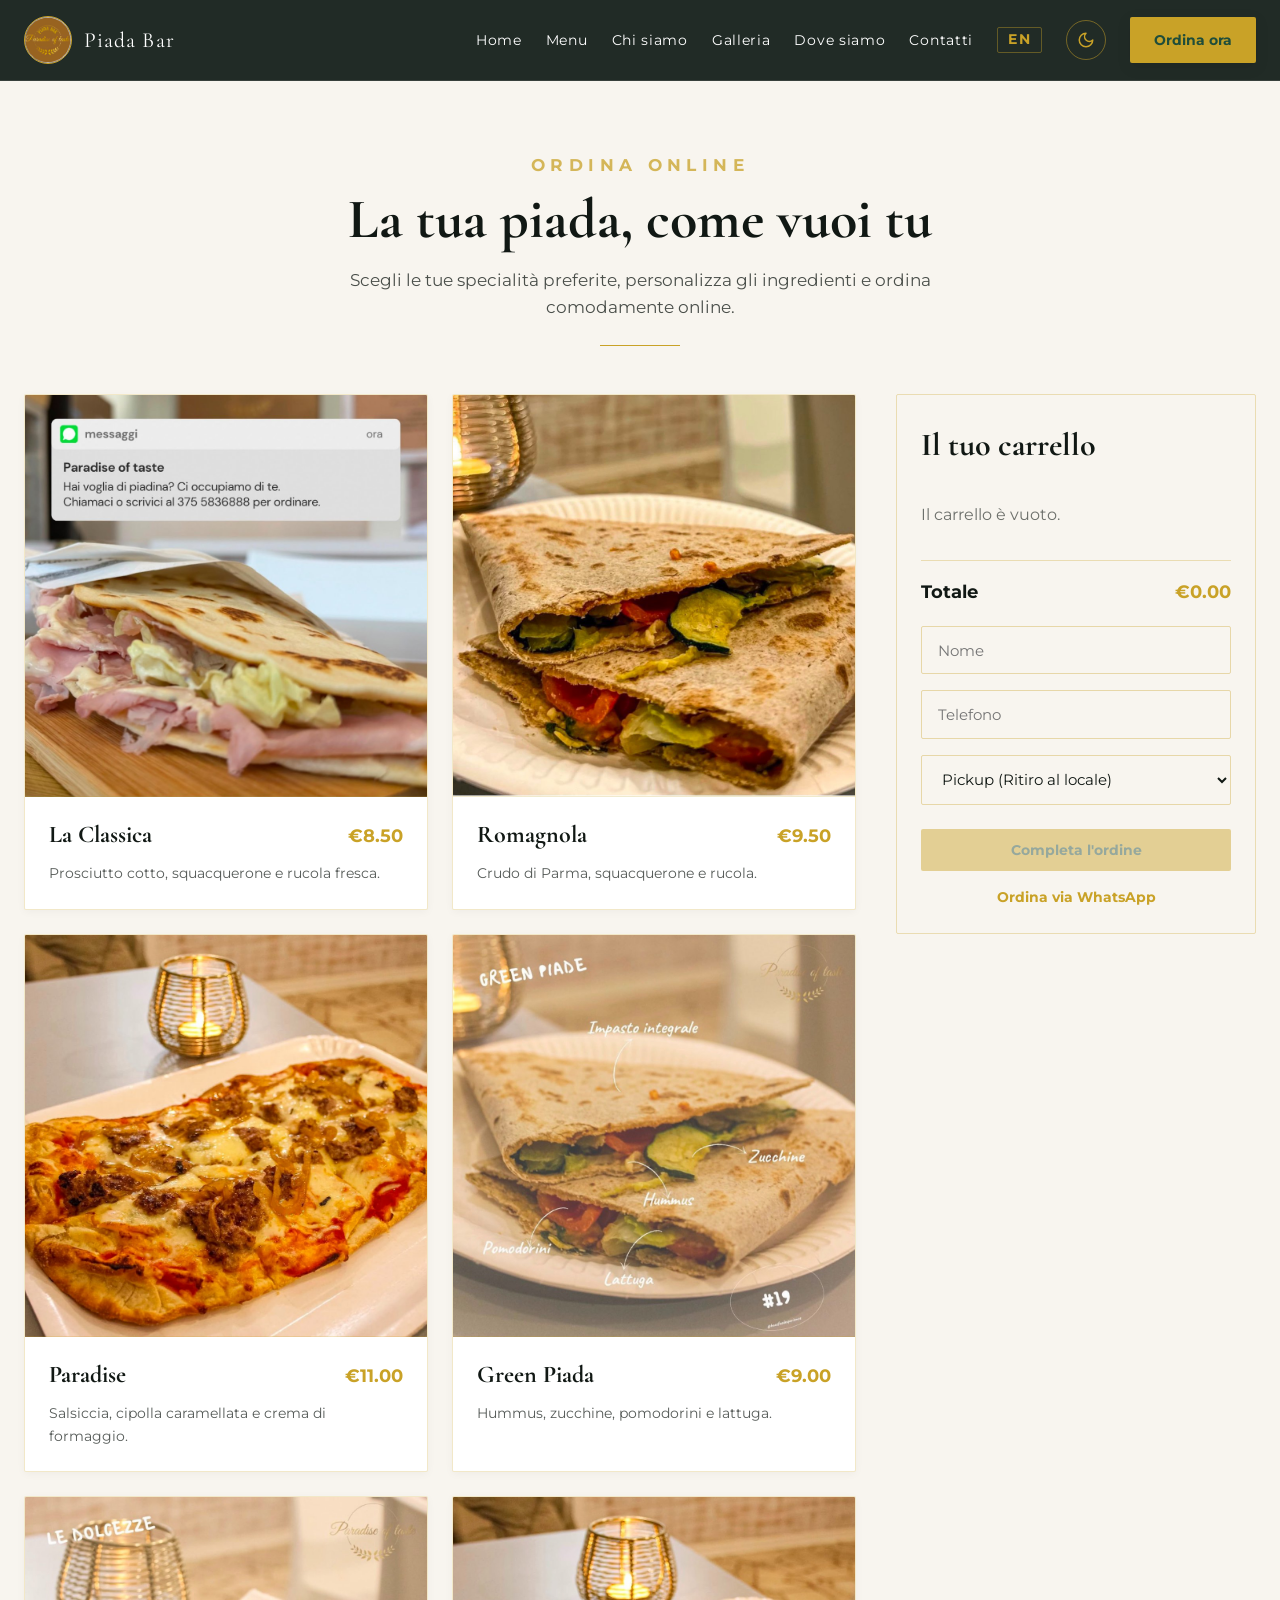
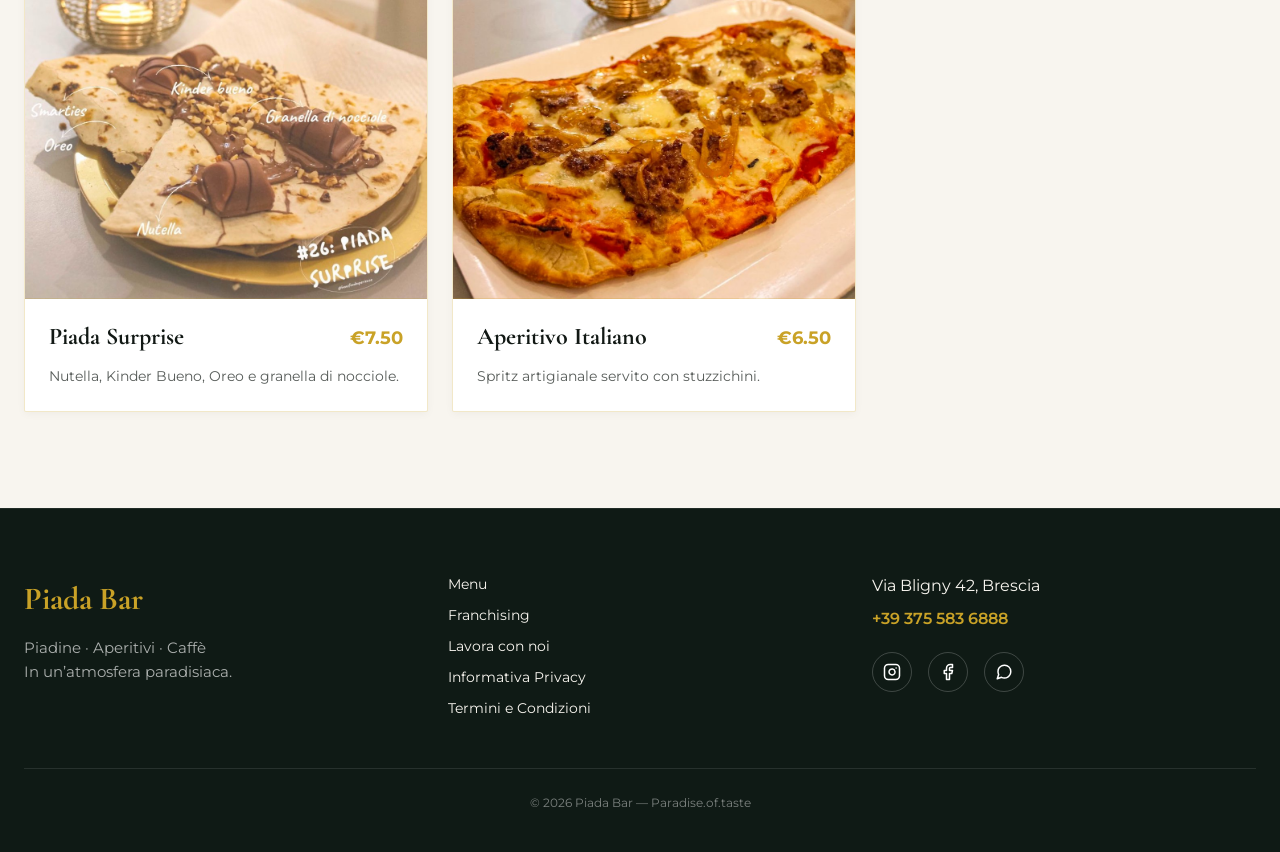
<file: order.html>
<!DOCTYPE html>
<html lang="it">

<head>
  <meta charset="UTF-8" />
  <meta name="viewport" content="width=device-width, initial-scale=1.0" />
  <title>Ordina Online | Piada Bar - Brescia Delivery & Pickup</title>

  <meta name="description"
    content="Ordina online le tue piadine artigianali preferite con ritiro o consegna a domicilio a Brescia. Personalizza gli ingredienti." />
  <meta property="og:title" content="Ordina Online | Piada Bar" />
  <meta property="og:description" content="Your piada, your way — Ordina subito la tua piada artigianale." />
  <meta property="og:image" content="assets/images/classica.jpg" />
  <meta property="og:type" content="website" />
  <meta name="theme-color" content="#1F4D3A" />
  <link rel="icon" type="image/jpeg" href="assets/images/logo.jpeg" />

  <!-- Google Fonts -->
  <link rel="preconnect" href="https://fonts.googleapis.com" />
  <link rel="preconnect" href="https://fonts.gstatic.com" crossorigin />
  <link
    href="https://fonts.googleapis.com/css2?family=Cormorant+Garamond:ital,wght@0,500;0,600;1,600&family=Montserrat:wght@400;500;600;700&display=swap"
    rel="stylesheet" />

  <!-- CSS Stylesheet -->
  <link rel="stylesheet" href="css/style.css" />
</head>

<body>

  <!-- Site Header -->
  <header class="site-header">
    <div class="header-container">
      <a href="index.html" class="brand-link" aria-label="Piada Bar Home">
        <img src="assets/images/logo.jpeg" alt="Logo ufficiale Piada Bar" class="brand-logo" />
        <span class="brand-name font-heading">Piada Bar</span>
      </a>

      <!-- Desktop Navigation -->
      <nav class="nav-desktop">
        <a href="index.html" class="gold-thread" data-i18n="nav_home">Home</a>
        <a href="menu.html" class="gold-thread" data-i18n="nav_menu">Menu</a>
        <a href="about.html" class="gold-thread" data-i18n="nav_about">Chi siamo</a>
        <a href="gallery.html" class="gold-thread" data-i18n="nav_gallery">Galleria</a>
        <a href="index.html#locations" class="gold-thread" data-i18n="nav_locations">Dove siamo</a>
        <a href="contact.html" class="gold-thread" data-i18n="nav_contact">Contatti</a>

        <!-- Language Toggle Button (EN / IT) -->
        <button id="lang-toggle-btn" class="lang-toggle-btn" aria-label="Switch to English">EN</button>

        <button id="theme-toggle-btn" class="theme-toggle-btn" aria-label="Cambia atmosfera">
          <svg width="18" height="18" viewBox="0 0 24 24" fill="none" stroke="currentColor" stroke-width="2"
            stroke-linecap="round" stroke-linejoin="round">
            <path d="M12 3a6 6 0 0 0 9 9 9 9 0 1 1-9-9Z" />
          </svg>
        </button>

        <a href="order.html" class="btn-gold active" data-i18n="btn_order_now">Ordina ora</a>
      </nav>

      <!-- Mobile Hamburger Button -->
      <button id="mobile-menu-toggle" class="menu-toggle-btn" aria-label="Menu Mobile">
        <svg width="24" height="24" viewBox="0 0 24 24" fill="none" stroke="currentColor" stroke-width="2"
          stroke-linecap="round" stroke-linejoin="round">
          <line x1="4" x2="20" y1="12" y2="12" />
          <line x1="4" x2="20" y1="6" y2="6" />
          <line x1="4" x2="20" y1="18" y2="18" />
        </svg>
      </button>
    </div>

    <!-- Mobile Drawer -->
    <div id="mobile-drawer" class="mobile-menu-drawer">
      <a href="index.html" class="gold-thread" data-i18n="nav_home">Home</a>
      <a href="menu.html" class="gold-thread" data-i18n="nav_menu">Menu</a>
      <a href="about.html" class="gold-thread" data-i18n="nav_about">Chi siamo</a>
      <a href="gallery.html" class="gold-thread" data-i18n="nav_gallery">Galleria</a>
      <a href="index.html#locations" class="gold-thread" data-i18n="nav_locations">Dove siamo</a>
      <a href="contact.html" class="gold-thread" data-i18n="nav_contact">Contatti</a>
      <button id="mobile-lang-btn" class="lang-toggle-btn mobile-lang-btn" aria-label="Switch to English">EN</button>
      <a href="order.html" class="btn-gold" style="text-align: center; margin-top: 0.5rem;" data-i18n="btn_order_now">Ordina ora</a>
    </div>
  </header>

  <!-- Main Content -->
  <main class="page-shell">
    <div class="section-header">
      <p class="eyebrow" data-i18n="order_eyebrow">Ordina Online</p>
      <h2 data-i18n="order_title">La tua piada, come vuoi tu</h2>
      <p data-i18n="order_subtitle">Scegli le tue specialità preferite, personalizza gli ingredienti e ordina comodamente online.</p>
      <span class="section-divider"></span>
    </div>

    <!-- Success Message on Checkout -->
    <div id="order-success-msg" style="display: none; margin-bottom: 2rem;" class="form-success-box">
      <h3 data-i18n="order_received_title">Ordine ricevuto!</h3>
      <p style="margin-top: 0.5rem; opacity: 0.75;" data-i18n="order_received_p">Ti contatteremo a breve per confermare il tuo ordine.</p>
    </div>

    <div class="order-layout">
      <!-- Left Column: Products Grid (2 columns on sm/md/lg) -->
      <div class="order-products-grid" id="order-products-grid">
        <article class="product-card">
          <div class="product-image-wrap">
            <img src="assets/images/classica.jpg" alt="La Classica" loading="lazy" />
            <div class="product-add-overlay" onclick="PiadaApp.handleAddToCart('c1')" data-i18n="btn_add_to_cart">Aggiungi al carrello</div>
          </div>
          <div class="product-info">
            <div class="product-header">
              <h3 class="product-title">La Classica</h3>
              <span class="product-price">€8.50</span>
            </div>
            <p class="product-desc" data-i18n-desc="c1">Prosciutto cotto, squacquerone e rucola fresca.</p>
          </div>
        </article>

        <article class="product-card">
          <div class="product-image-wrap">
            <img src="assets/images/romagnola.jpg" alt="Romagnola" loading="lazy" />
            <div class="product-add-overlay" onclick="PiadaApp.handleAddToCart('c2')" data-i18n="btn_add_to_cart">Aggiungi al carrello</div>
          </div>
          <div class="product-info">
            <div class="product-header">
              <h3 class="product-title">Romagnola</h3>
              <span class="product-price">€9.50</span>
            </div>
            <p class="product-desc" data-i18n-desc="c2">Crudo di Parma, squacquerone e rucola.</p>
          </div>
        </article>

        <article class="product-card">
          <div class="product-image-wrap">
            <img src="assets/images/paradise.jpg" alt="Paradise" loading="lazy" />
            <div class="product-add-overlay" onclick="PiadaApp.handleAddToCart('s1')" data-i18n="btn_add_to_cart">Aggiungi al carrello</div>
          </div>
          <div class="product-info">
            <div class="product-header">
              <h3 class="product-title">Paradise</h3>
              <span class="product-price">€11.00</span>
            </div>
            <p class="product-desc" data-i18n-desc="s1">Salsiccia, cipolla caramellata e crema di formaggio.</p>
          </div>
        </article>

        <article class="product-card">
          <div class="product-image-wrap">
            <img src="assets/images/green_piada.jpg" alt="Green Piada" loading="lazy" />
            <div class="product-add-overlay" onclick="PiadaApp.handleAddToCart('s2')" data-i18n="btn_add_to_cart">Aggiungi al carrello</div>
          </div>
          <div class="product-info">
            <div class="product-header">
              <h3 class="product-title">Green Piada</h3>
              <span class="product-price">€9.00</span>
            </div>
            <p class="product-desc" data-i18n-desc="s2">Hummus, zucchine, pomodorini e lattuga.</p>
          </div>
        </article>

        <article class="product-card">
          <div class="product-image-wrap">
            <img src="assets/images/surprise.jpg" alt="Piada Surprise" loading="lazy" />
            <div class="product-add-overlay" onclick="PiadaApp.handleAddToCart('d1')" data-i18n="btn_add_to_cart">Aggiungi al carrello</div>
          </div>
          <div class="product-info">
            <div class="product-header">
              <h3 class="product-title">Piada Surprise</h3>
              <span class="product-price">€7.50</span>
            </div>
            <p class="product-desc" data-i18n-desc="d1">Nutella, Kinder Bueno, Oreo e granella di nocciole.</p>
          </div>
        </article>

        <article class="product-card">
          <div class="product-image-wrap">
            <img src="assets/images/aperitivo.jpg" alt="Aperitivo Italiano" loading="lazy" />
            <div class="product-add-overlay" onclick="PiadaApp.handleAddToCart('b1')" data-i18n="btn_add_to_cart">Aggiungi al carrello</div>
          </div>
          <div class="product-info">
            <div class="product-header">
              <h3 class="product-title">Aperitivo Italiano</h3>
              <span class="product-price">€6.50</span>
            </div>
            <p class="product-desc" data-i18n-desc="b1">Spritz artigianale servito con stuzzichini.</p>
          </div>
        </article>
      </div>

      <!-- Right Column: Cart & Checkout Sidebar -->
      <aside class="cart-sidebar" id="cart-sidebar-container">
        <h2 class="font-heading" style="font-size: 2rem; margin-bottom: 1.25rem;" data-i18n="cart_title">Il tuo carrello</h2>
        <p style="margin: 2rem 0; opacity: 0.6;" data-i18n="cart_empty">Il carrello è vuoto.</p>
        <div class="cart-total-row">
          <span data-i18n="cart_total">Totale</span>
          <span class="text-gold">€0.00</span>
        </div>
        <form onsubmit="PiadaApp.handleOrderCheckout(event)" class="form-grid" style="margin-top: 1.25rem;">
          <input type="text" name="customer_name" required placeholder="Nome" data-i18n-placeholder="form_name" />
          <input type="tel" name="phone" required placeholder="Telefono" data-i18n-placeholder="form_phone" />
          <select name="fulfillment" onchange="PiadaApp.handleFulfillmentChange(this)">
            <option value="pickup" data-i18n="cart_pickup">Pickup (Ritiro al locale)</option>
            <option value="delivery" data-i18n="cart_delivery">Delivery (Consegna a domicilio)</option>
          </select>
          <div id="delivery-address-field" style="display: none;">
            <input type="text" name="address" placeholder="Indirizzo di consegna" data-i18n-placeholder="cart_address_placeholder" />
          </div>
          <button type="submit" class="btn-gold" disabled style="margin-top: 0.5rem;" data-i18n="cart_checkout_btn">
            Completa l'ordine
          </button>
        </form>
        <a href="https://wa.me/393755836888" target="_blank" rel="noreferrer" class="text-link"
          style="display: block; text-align: center; margin-top: 1rem; font-size: 0.85rem;" data-i18n="cart_whatsapp_btn">
          Ordina via WhatsApp
        </a>
      </aside>
    </div>
  </main>

  <!-- Site Footer -->
  <footer class="site-footer">
    <div class="footer-container">
      <div class="footer-brand">
        <h3 class="font-heading">Piada Bar</h3>
        <p data-i18n="footer_brand_desc">Piadine · Aperitivi · Caffè<br />In un’atmosfera paradisiaca.</p>
      </div>

      <div class="footer-links">
        <a href="menu.html" data-i18n="nav_menu">Menu</a>
        <a href="franchise.html" data-i18n="nav_franchise">Franchising</a>
        <a href="careers.html" data-i18n="nav_careers">Lavora con noi</a>
        <a href="privacy.html" data-i18n="nav_privacy">Informativa Privacy</a>
        <a href="terms.html" data-i18n="nav_terms">Termini e Condizioni</a>
      </div>

      <div>
        <p>Via Bligny 42, Brescia</p>
        <p style="margin-top: 0.5rem;"><a href="tel:+393755836888" style="color: var(--gold); font-weight: 600;">+39 375
            583 6888</a></p>
        <div class="social-links">
          <a href="https://www.instagram.com/paradise.of.taste/" target="_blank" rel="noreferrer"
            aria-label="Instagram">
            <svg width="18" height="18" viewBox="0 0 24 24" fill="none" stroke="currentColor" stroke-width="2"
              stroke-linecap="round" stroke-linejoin="round">
              <rect width="20" height="20" x="2" y="2" rx="5" ry="5" />
              <path d="M16 11.37A4 4 0 1 1 12.63 8 4 4 0 0 1 16 11.37z" />
              <line x1="17.5" x2="17.51" y1="6.5" y2="6.5" />
            </svg>
          </a>
          <a href="https://www.facebook.com/" target="_blank" rel="noreferrer" aria-label="Facebook">
            <svg width="18" height="18" viewBox="0 0 24 24" fill="none" stroke="currentColor" stroke-width="2"
              stroke-linecap="round" stroke-linejoin="round">
              <path d="M18 2h-3a5 5 0 0 0-5 5v3H7v4h3v8h4v-8h3l1-4h-4V7a1 1 0 0 1 1-1h3z" />
            </svg>
          </a>
          <a href="https://wa.me/393755836888" target="_blank" rel="noreferrer" aria-label="WhatsApp">
            <svg width="18" height="18" viewBox="0 0 24 24" fill="none" stroke="currentColor" stroke-width="2"
              stroke-linecap="round" stroke-linejoin="round">
              <path
                d="M21 11.5a8.38 8.38 0 0 1-.9 3.8 8.5 8.5 0 0 1-7.6 4.7 8.38 8.38 0 0 1-3.8-.9L3 21l1.9-5.7a8.38 8.38 0 0 1-.9-3.8 8.5 8.5 0 0 1 4.7-7.6 8.38 8.38 0 0 1 3.8-.9h.5a8.48 8.48 0 0 1 8 8v.5z" />
            </svg>
          </a>
        </div>
      </div>
    </div>

    <div class="footer-bottom">
      <p data-i18n="footer_copy">© 2026 Piada Bar — Paradise.of.taste</p>
    </div>
  </footer>

  <!-- Scripts -->
  <script src="js/data.js"></script>
  <script src="js/storage.js"></script>
  <script src="js/i18n.js"></script>
  <script src="js/app.js"></script>
</body>

</html>
</file>
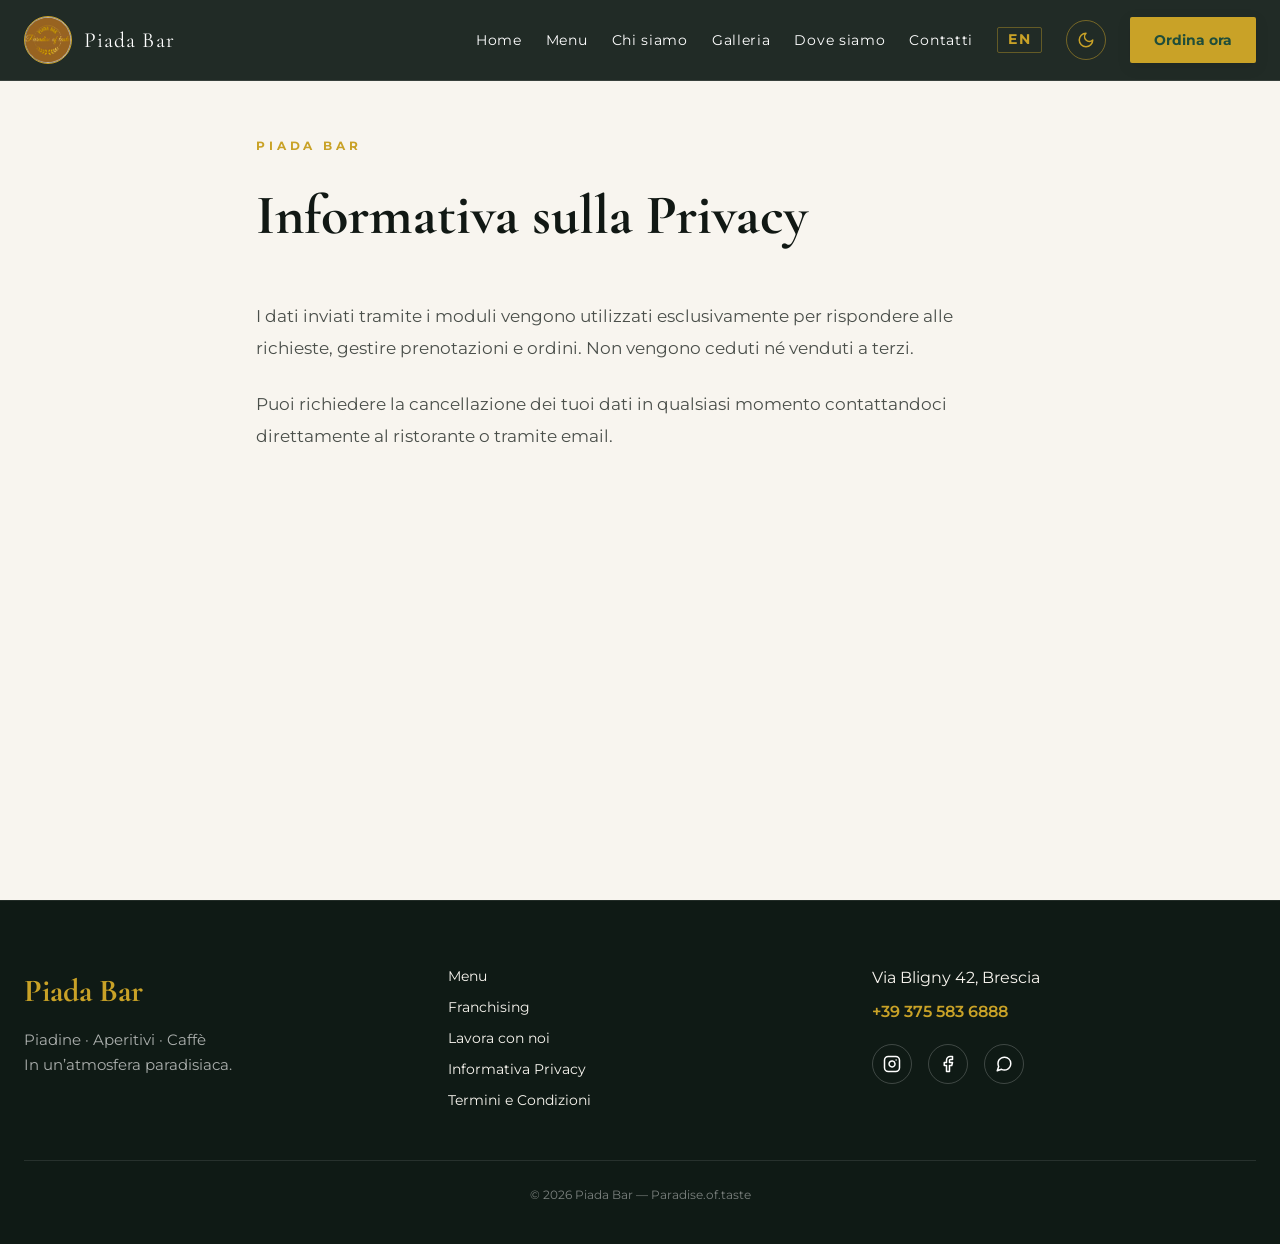
<file: privacy.html>
<!DOCTYPE html>
<html lang="it">

<head>
  <meta charset="UTF-8" />
  <meta name="viewport" content="width=device-width, initial-scale=1.0" />
  <title>Privacy Policy | Piada Bar</title>

  <meta name="description" content="Informativa sulla Privacy di Piada Bar - Trattamento dei dati personali." />
  <meta name="theme-color" content="#1F4D3A" />
  <link rel="icon" type="image/jpeg" href="assets/images/logo.jpeg" />

  <!-- Google Fonts -->
  <link rel="preconnect" href="https://fonts.googleapis.com" />
  <link rel="preconnect" href="https://fonts.gstatic.com" crossorigin />
  <link
    href="https://fonts.googleapis.com/css2?family=Cormorant+Garamond:ital,wght@0,500;0,600;1,600&family=Montserrat:wght@400;500;600;700&display=swap"
    rel="stylesheet" />

  <!-- CSS Stylesheet -->
  <link rel="stylesheet" href="css/style.css" />
</head>

<body>

  <!-- Site Header -->
  <header class="site-header">
    <div class="header-container">
      <a href="index.html" class="brand-link" aria-label="Piada Bar Home">
        <img src="assets/images/logo.jpeg" alt="Logo ufficiale Piada Bar" class="brand-logo" />
        <span class="brand-name font-heading">Piada Bar</span>
      </a>

      <!-- Desktop Navigation -->
      <nav class="nav-desktop">
        <a href="index.html" class="gold-thread" data-i18n="nav_home">Home</a>
        <a href="menu.html" class="gold-thread" data-i18n="nav_menu">Menu</a>
        <a href="about.html" class="gold-thread" data-i18n="nav_about">Chi siamo</a>
        <a href="gallery.html" class="gold-thread" data-i18n="nav_gallery">Galleria</a>
        <a href="index.html#locations" class="gold-thread" data-i18n="nav_locations">Dove siamo</a>
        <a href="contact.html" class="gold-thread" data-i18n="nav_contact">Contatti</a>

        <!-- Language Toggle Button (EN / IT) -->
        <button id="lang-toggle-btn" class="lang-toggle-btn" aria-label="Switch to English">EN</button>

        <button id="theme-toggle-btn" class="theme-toggle-btn" aria-label="Cambia atmosfera">
          <svg width="18" height="18" viewBox="0 0 24 24" fill="none" stroke="currentColor" stroke-width="2"
            stroke-linecap="round" stroke-linejoin="round">
            <path d="M12 3a6 6 0 0 0 9 9 9 9 0 1 1-9-9Z" />
          </svg>
        </button>

        <a href="order.html" class="btn-gold" data-i18n="btn_order_now">Ordina ora</a>
      </nav>

      <!-- Mobile Hamburger Button -->
      <button id="mobile-menu-toggle" class="menu-toggle-btn" aria-label="Menu Mobile">
        <svg width="24" height="24" viewBox="0 0 24 24" fill="none" stroke="currentColor" stroke-width="2"
          stroke-linecap="round" stroke-linejoin="round">
          <line x1="4" x2="20" y1="12" y2="12" />
          <line x1="4" x2="20" y1="6" y2="6" />
          <line x1="4" x2="20" y1="18" y2="18" />
        </svg>
      </button>
    </div>

    <!-- Mobile Drawer -->
    <div id="mobile-drawer" class="mobile-menu-drawer">
      <a href="index.html" class="gold-thread" data-i18n="nav_home">Home</a>
      <a href="menu.html" class="gold-thread" data-i18n="nav_menu">Menu</a>
      <a href="about.html" class="gold-thread">Chi siamo</a>
      <a href="gallery.html" class="gold-thread">Galleria</a>
      <a href="index.html#locations" class="gold-thread">Dove siamo</a>
      <a href="contact.html">Contatti</a>
      <button id="mobile-lang-btn" class="lang-toggle-btn mobile-lang-btn" aria-label="Switch to English">EN</button>
      <a href="order.html" class="btn-gold" style="text-align: center; margin-top: 0.5rem;" data-i18n="btn_order_now">Ordina ora</a>
    </div>
  </header>

  <!-- Main Content -->
  <main class="page-shell">
    <article style="max-width: 48rem; margin: 0 auto;">
      <p class="eyebrow">Piada Bar</p>
      <h1 class="font-heading" style="font-size: 3.5rem; margin-top: 1rem;" data-i18n="privacy_title">Informativa sulla Privacy</h1>
      <p style="margin-top: 2.5rem; line-height: 1.9; opacity: 0.75; font-size: 1.05rem;" data-i18n="privacy_p1">
        I dati inviati tramite i moduli vengono utilizzati esclusivamente per rispondere alle richieste, gestire
        prenotazioni e ordini. Non vengono ceduti né venduti a terzi.
      </p>
      <p style="margin-top: 1.5rem; line-height: 1.9; opacity: 0.75; font-size: 1.05rem;" data-i18n="privacy_p2">
        Puoi richiedere la cancellazione dei tuoi dati in qualsiasi momento contattandoci direttamente al ristorante o
        tramite email.
      </p>
    </article>
  </main>

  <!-- Site Footer -->
  <footer class="site-footer">
    <div class="footer-container">
      <div class="footer-brand">
        <h3 class="font-heading">Piada Bar</h3>
        <p data-i18n="footer_brand_desc">Piadine · Aperitivi · Caffè<br />In un’atmosfera paradisiaca.</p>
      </div>

      <div class="footer-links">
        <a href="menu.html" data-i18n="nav_menu">Menu</a>
        <a href="franchise.html" data-i18n="nav_franchise">Franchising</a>
        <a href="careers.html" data-i18n="nav_careers">Lavora con noi</a>
        <a href="privacy.html" data-i18n="nav_privacy">Informativa Privacy</a>
        <a href="terms.html" data-i18n="nav_terms">Termini e Condizioni</a>
      </div>

      <div>
        <p>Via Bligny 42, Brescia</p>
        <p style="margin-top: 0.5rem;"><a href="tel:+393755836888" style="color: var(--gold); font-weight: 600;">+39 375
            583 6888</a></p>
        <div class="social-links">
          <a href="https://www.instagram.com/paradise.of.taste/" target="_blank" rel="noreferrer"
            aria-label="Instagram">
            <svg width="18" height="18" viewBox="0 0 24 24" fill="none" stroke="currentColor" stroke-width="2"
              stroke-linecap="round" stroke-linejoin="round">
              <rect width="20" height="20" x="2" y="2" rx="5" ry="5" />
              <path d="M16 11.37A4 4 0 1 1 12.63 8 4 4 0 0 1 16 11.37z" />
              <line x1="17.5" x2="17.51" y1="6.5" y2="6.5" />
            </svg>
          </a>
          <a href="https://www.facebook.com/" target="_blank" rel="noreferrer" aria-label="Facebook">
            <svg width="18" height="18" viewBox="0 0 24 24" fill="none" stroke="currentColor" stroke-width="2"
              stroke-linecap="round" stroke-linejoin="round">
              <path d="M18 2h-3a5 5 0 0 0-5 5v3H7v4h3v8h4v-8h3l1-4h-4V7a1 1 0 0 1 1-1h3z" />
            </svg>
          </a>
          <a href="https://wa.me/393755836888" target="_blank" rel="noreferrer" aria-label="WhatsApp">
            <svg width="18" height="18" viewBox="0 0 24 24" fill="none" stroke="currentColor" stroke-width="2"
              stroke-linecap="round" stroke-linejoin="round">
              <path
                d="M21 11.5a8.38 8.38 0 0 1-.9 3.8 8.5 8.5 0 0 1-7.6 4.7 8.38 8.38 0 0 1-3.8-.9L3 21l1.9-5.7a8.38 8.38 0 0 1-.9-3.8 8.5 8.5 0 0 1 4.7-7.6 8.38 8.38 0 0 1 3.8-.9h.5a8.48 8.48 0 0 1 8 8v.5z" />
            </svg>
          </a>
        </div>
      </div>
    </div>

    <div class="footer-bottom">
      <p data-i18n="footer_copy">© 2026 Piada Bar — Paradise.of.taste</p>
    </div>
  </footer>

  <!-- Scripts -->
  <script src="js/data.js"></script>
  <script src="js/storage.js"></script>
  <script src="js/i18n.js"></script>
  <script src="js/app.js"></script>
</body>

</html>
</file>
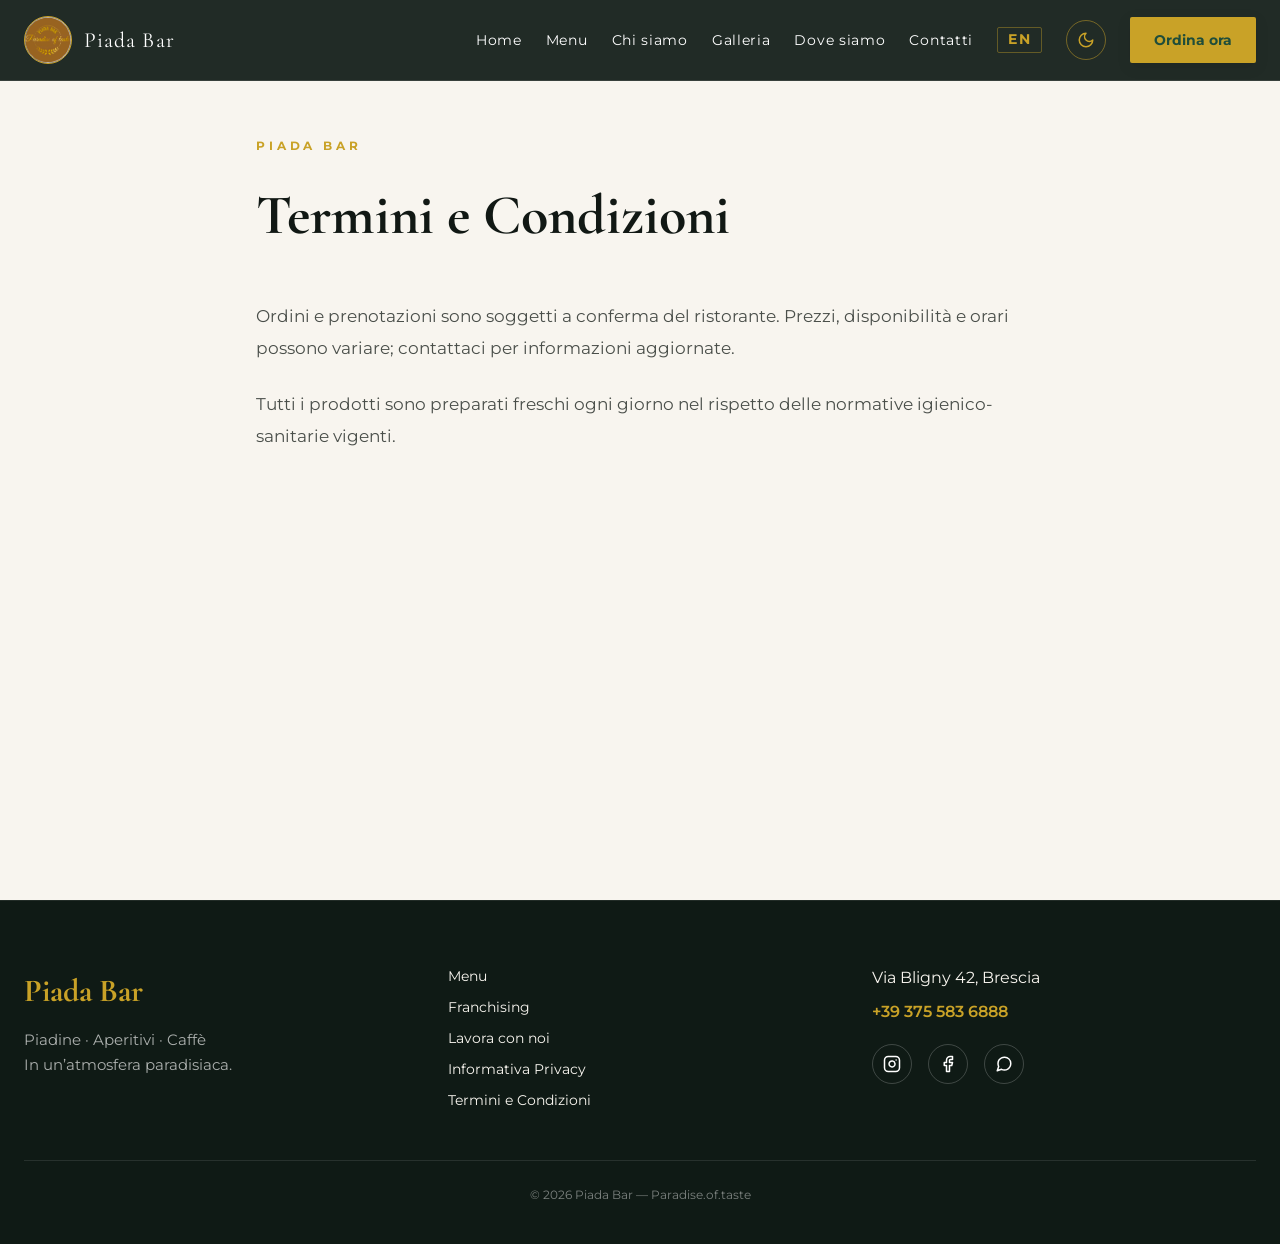
<file: terms.html>
<!DOCTYPE html>
<html lang="it">

<head>
  <meta charset="UTF-8" />
  <meta name="viewport" content="width=device-width, initial-scale=1.0" />
  <title>Termini & Condizioni | Piada Bar</title>

  <meta name="description" content="Termini e condizioni del servizio di ordinazione e prenotazione di Piada Bar." />
  <meta name="theme-color" content="#1F4D3A" />
  <link rel="icon" type="image/jpeg" href="assets/images/logo.jpeg" />

  <!-- Google Fonts -->
  <link rel="preconnect" href="https://fonts.googleapis.com" />
  <link rel="preconnect" href="https://fonts.gstatic.com" crossorigin />
  <link
    href="https://fonts.googleapis.com/css2?family=Cormorant+Garamond:ital,wght@0,500;0,600;1,600&family=Montserrat:wght@400;500;600;700&display=swap"
    rel="stylesheet" />

  <!-- CSS Stylesheet -->
  <link rel="stylesheet" href="css/style.css" />
</head>

<body>

  <!-- Site Header -->
  <header class="site-header">
    <div class="header-container">
      <a href="index.html" class="brand-link" aria-label="Piada Bar Home">
        <img src="assets/images/logo.jpeg" alt="Logo ufficiale Piada Bar" class="brand-logo" />
        <span class="brand-name font-heading">Piada Bar</span>
      </a>

      <!-- Desktop Navigation -->
      <nav class="nav-desktop">
        <a href="index.html" class="gold-thread" data-i18n="nav_home">Home</a>
        <a href="menu.html" class="gold-thread" data-i18n="nav_menu">Menu</a>
        <a href="about.html" class="gold-thread" data-i18n="nav_about">Chi siamo</a>
        <a href="gallery.html" class="gold-thread" data-i18n="nav_gallery">Galleria</a>
        <a href="index.html#locations" class="gold-thread" data-i18n="nav_locations">Dove siamo</a>
        <a href="contact.html" class="gold-thread" data-i18n="nav_contact">Contatti</a>

        <!-- Language Toggle Button (EN / IT) -->
        <button id="lang-toggle-btn" class="lang-toggle-btn" aria-label="Switch to English">EN</button>

        <button id="theme-toggle-btn" class="theme-toggle-btn" aria-label="Cambia atmosfera">
          <svg width="18" height="18" viewBox="0 0 24 24" fill="none" stroke="currentColor" stroke-width="2"
            stroke-linecap="round" stroke-linejoin="round">
            <path d="M12 3a6 6 0 0 0 9 9 9 9 0 1 1-9-9Z" />
          </svg>
        </button>

        <a href="order.html" class="btn-gold" data-i18n="btn_order_now">Ordina ora</a>
      </nav>

      <!-- Mobile Hamburger Button -->
      <button id="mobile-menu-toggle" class="menu-toggle-btn" aria-label="Menu Mobile">
        <svg width="24" height="24" viewBox="0 0 24 24" fill="none" stroke="currentColor" stroke-width="2"
          stroke-linecap="round" stroke-linejoin="round">
          <line x1="4" x2="20" y1="12" y2="12" />
          <line x1="4" x2="20" y1="6" y2="6" />
          <line x1="4" x2="20" y1="18" y2="18" />
        </svg>
      </button>
    </div>

    <!-- Mobile Drawer -->
    <div id="mobile-drawer" class="mobile-menu-drawer">
      <a href="index.html" class="gold-thread" data-i18n="nav_home">Home</a>
      <a href="menu.html" class="gold-thread" data-i18n="nav_menu">Menu</a>
      <a href="about.html" class="gold-thread">Chi siamo</a>
      <a href="gallery.html" class="gold-thread">Galleria</a>
      <a href="index.html#locations" class="gold-thread">Dove siamo</a>
      <a href="contact.html">Contatti</a>
      <button id="mobile-lang-btn" class="lang-toggle-btn mobile-lang-btn" aria-label="Switch to English">EN</button>
      <a href="order.html" class="btn-gold" style="text-align: center; margin-top: 0.5rem;" data-i18n="btn_order_now">Ordina ora</a>
    </div>
  </header>

  <!-- Main Content -->
  <main class="page-shell">
    <article style="max-width: 48rem; margin: 0 auto;">
      <p class="eyebrow">Piada Bar</p>
      <h1 class="font-heading" style="font-size: 3.5rem; margin-top: 1rem;" data-i18n="terms_title">Termini e Condizioni</h1>
      <p style="margin-top: 2.5rem; line-height: 1.9; opacity: 0.75; font-size: 1.05rem;" data-i18n="terms_p1">
        Ordini e prenotazioni sono soggetti a conferma del ristorante. Prezzi, disponibilità e orari possono variare;
        contattaci per informazioni aggiornate.
      </p>
      <p style="margin-top: 1.5rem; line-height: 1.9; opacity: 0.75; font-size: 1.05rem;" data-i18n="terms_p2">
        Tutti i prodotti sono preparati freschi ogni giorno nel rispetto delle normative igienico-sanitarie vigenti.
      </p>
    </article>
  </main>

  <!-- Site Footer -->
  <footer class="site-footer">
    <div class="footer-container">
      <div class="footer-brand">
        <h3 class="font-heading">Piada Bar</h3>
        <p data-i18n="footer_brand_desc">Piadine · Aperitivi · Caffè<br />In un’atmosfera paradisiaca.</p>
      </div>

      <div class="footer-links">
        <a href="menu.html" data-i18n="nav_menu">Menu</a>
        <a href="franchise.html" data-i18n="nav_franchise">Franchising</a>
        <a href="careers.html" data-i18n="nav_careers">Lavora con noi</a>
        <a href="privacy.html" data-i18n="nav_privacy">Informativa Privacy</a>
        <a href="terms.html" data-i18n="nav_terms">Termini e Condizioni</a>
      </div>

      <div>
        <p>Via Bligny 42, Brescia</p>
        <p style="margin-top: 0.5rem;"><a href="tel:+393755836888" style="color: var(--gold); font-weight: 600;">+39 375
            583 6888</a></p>
        <div class="social-links">
          <a href="https://www.instagram.com/paradise.of.taste/" target="_blank" rel="noreferrer"
            aria-label="Instagram">
            <svg width="18" height="18" viewBox="0 0 24 24" fill="none" stroke="currentColor" stroke-width="2"
              stroke-linecap="round" stroke-linejoin="round">
              <rect width="20" height="20" x="2" y="2" rx="5" ry="5" />
              <path d="M16 11.37A4 4 0 1 1 12.63 8 4 4 0 0 1 16 11.37z" />
              <line x1="17.5" x2="17.51" y1="6.5" y2="6.5" />
            </svg>
          </a>
          <a href="https://www.facebook.com/" target="_blank" rel="noreferrer" aria-label="Facebook">
            <svg width="18" height="18" viewBox="0 0 24 24" fill="none" stroke="currentColor" stroke-width="2"
              stroke-linecap="round" stroke-linejoin="round">
              <path d="M18 2h-3a5 5 0 0 0-5 5v3H7v4h3v8h4v-8h3l1-4h-4V7a1 1 0 0 1 1-1h3z" />
            </svg>
          </a>
          <a href="https://wa.me/393755836888" target="_blank" rel="noreferrer" aria-label="WhatsApp">
            <svg width="18" height="18" viewBox="0 0 24 24" fill="none" stroke="currentColor" stroke-width="2"
              stroke-linecap="round" stroke-linejoin="round">
              <path
                d="M21 11.5a8.38 8.38 0 0 1-.9 3.8 8.5 8.5 0 0 1-7.6 4.7 8.38 8.38 0 0 1-3.8-.9L3 21l1.9-5.7a8.38 8.38 0 0 1-.9-3.8 8.5 8.5 0 0 1 4.7-7.6 8.38 8.38 0 0 1 3.8-.9h.5a8.48 8.48 0 0 1 8 8v.5z" />
            </svg>
          </a>
        </div>
      </div>
    </div>

    <div class="footer-bottom">
      <p data-i18n="footer_copy">© 2026 Piada Bar — Paradise.of.taste</p>
    </div>
  </footer>

  <!-- Scripts -->
  <script src="js/data.js"></script>
  <script src="js/storage.js"></script>
  <script src="js/i18n.js"></script>
  <script src="js/app.js"></script>
</body>

</html>
</file>
<file: css/style.css>
/* ==========================================================================
   Piada Bar | Paradise.of.taste - Clean Vanilla CSS Design System
   ========================================================================== */

/* --------------------------------------------------------------------------
   1. CSS Variables & Tokens
   -------------------------------------------------------------------------- */
:root {
  --forest: #1F4D3A;
  --forest-dark: #143527;
  --forest-light: #28634B;
  --gold: #C9A227;
  --gold-hover: #E0BD39;
  --gold-light: rgba(201, 162, 39, 0.15);
  --gold-border: rgba(201, 162, 39, 0.3);
  --gold-glow: rgba(201, 162, 39, 0.4);

  --cream: #F8F5EF;
  --cream-card: #FFFFFF;
  --ink: #111814;
  --ink-muted: #55635C;
  --dark-bg: #0F1A15;
  --dark-surface: rgba(255, 255, 255, 0.05);
  --dark-border: rgba(255, 255, 255, 0.1);
  --white: #FFFFFF;

  --bg-color: var(--cream);
  --text-color: var(--ink);
  --card-bg: var(--cream-card);
  --card-border: rgba(201, 162, 39, 0.25);

  --font-heading: "Cormorant Garamond", Georgia, serif;
  --font-body: "Montserrat", Arial, sans-serif;

  --radius-sm: 2px;
  --radius-md: 4px;
  --radius-full: 9999px;

  --header-height: 80px;
  --transition-fast: 0.2s cubic-bezier(0.4, 0, 0.2, 1);
  --transition-normal: 0.3s cubic-bezier(0.4, 0, 0.2, 1);
  --transition-slow: 0.5s cubic-bezier(0.4, 0, 0.2, 1);
}

html.dark {
  --bg-color: var(--dark-bg);
  --text-color: var(--cream);
  --card-bg: var(--dark-surface);
  --card-border: rgba(201, 162, 39, 0.2);
  --ink-muted: rgba(248, 245, 239, 0.65);
}

/* --------------------------------------------------------------------------
   2. Reset & Global Styles
   -------------------------------------------------------------------------- */
*,
*::before,
*::after {
  box-sizing: border-box;
  margin: 0;
  padding: 0;
}

html {
  font-size: 16px;
  scroll-behavior: smooth;
  -webkit-font-smoothing: antialiased;
  -moz-osx-font-smoothing: grayscale;
}

body {
  font-family: var(--font-body);
  background-color: var(--bg-color);
  color: var(--text-color);
  line-height: 1.6;
  min-height: 100vh;
  display: flex;
  flex-direction: column;
  transition: background-color var(--transition-slow), color var(--transition-slow);
}

img,
video {
  max-width: 100%;
  height: auto;
  display: block;
}

a {
  color: inherit;
  text-decoration: none;
  transition: color var(--transition-fast);
}

button,
input,
select,
textarea {
  font-family: inherit;
  font-size: inherit;
  color: inherit;
  border: none;
  background: none;
}

button {
  cursor: pointer;
}

/* --------------------------------------------------------------------------
   3. Typography & Utilities
   -------------------------------------------------------------------------- */
.font-heading {
  font-family: var(--font-heading);
}

.eyebrow {
  font-size: 0.75rem;
  font-weight: 700;
  text-transform: uppercase;
  letter-spacing: 0.32em;
  color: var(--gold);
}

.text-gold {
  color: var(--gold) !important;
}

.text-forest {
  color: var(--forest) !important;
}

.text-cream {
  color: var(--cream) !important;
}

.bg-forest {
  background-color: var(--forest) !important;
  color: var(--cream) !important;
}

.bg-gold {
  background-color: var(--gold) !important;
  color: var(--forest) !important;
}

.bg-cream {
  background-color: var(--cream) !important;
}

.page-shell {
  min-height: 100vh;
  padding: 8.5rem 1.5rem 6rem;
  max-width: 1280px;
  margin-left: auto;
  margin-right: auto;
  width: 100%;
}

.container-xl {
  max-width: 1280px;
  margin-left: auto;
  margin-right: auto;
  padding-left: 1.5rem;
  padding-right: 1.5rem;
  width: 100%;
}

.section-header {
  text-align: center;
  max-width: 42rem;
  margin: 0 auto 3rem;
}

.section-header h2 {
  font-family: var(--font-heading);
  font-size: 2.5rem;
  line-height: 1.15;
  margin-top: 0.5rem;
}

@media (min-width: 768px) {
  .section-header h2 {
    font-size: 3.5rem;
  }
}

.section-header p {
  margin-top: 1rem;
  opacity: 0.75;
  font-size: 1.05rem;
  line-height: 1.6;
}

.section-divider {
  display: block;
  width: 5rem;
  height: 1px;
  background-color: var(--gold);
  margin: 1.5rem auto 0;
}

.text-link {
  font-weight: 700;
  color: var(--gold);
  display: inline-flex;
  align-items: center;
  gap: 0.35rem;
  transition: transform var(--transition-fast), color var(--transition-fast);
}

.text-link:hover {
  color: var(--forest);
  transform: translateX(4px);
}

html.dark .text-link:hover {
  color: var(--white);
}

/* --------------------------------------------------------------------------
   4. Buttons & Links
   -------------------------------------------------------------------------- */
.btn-gold {
  display: inline-flex;
  align-items: center;
  justify-content: center;
  background-color: var(--gold);
  color: var(--forest);
  font-weight: 700;
  font-size: 0.875rem;
  padding: 0.75rem 1.5rem;
  border-radius: var(--radius-sm);
  box-shadow: 0 4px 14px rgba(0, 0, 0, 0.12);
  transition: background-color var(--transition-fast), transform var(--transition-fast), box-shadow var(--transition-fast);
}

.btn-gold:hover {
  background-color: var(--gold-hover);
  transform: translateY(-1px);
  box-shadow: 0 6px 20px rgba(201, 162, 39, 0.3);
}

.btn-gold:disabled {
  opacity: 0.45;
  cursor: not-allowed;
  transform: none;
  box-shadow: none;
}

.btn-outline {
  display: inline-flex;
  align-items: center;
  justify-content: center;
  border: 1px solid rgba(255, 255, 255, 0.6);
  color: var(--white);
  font-weight: 700;
  font-size: 0.875rem;
  padding: 0.75rem 1.5rem;
  border-radius: var(--radius-sm);
  transition: all var(--transition-fast);
}

.btn-outline:hover {
  border-color: var(--gold);
  color: var(--gold);
  background-color: rgba(201, 162, 39, 0.08);
}

.gold-thread {
  position: relative;
  padding-top: 0.5rem;
  padding-bottom: 0.5rem;
  font-size: 0.875rem;
  letter-spacing: 0.05em;
  color: var(--white);
}

.gold-thread::after {
  content: "";
  position: absolute;
  bottom: 0;
  left: 0;
  height: 1px;
  width: 0;
  background-color: var(--gold);
  transition: width var(--transition-normal);
}

.gold-thread:hover {
  color: var(--gold);
}

.gold-thread:hover::after,
.gold-thread.active::after {
  width: 100%;
}

.gold-thread.active {
  color: var(--gold);
}

.theme-toggle-btn {
  display: grid;
  place-items: center;
  width: 2.5rem;
  height: 2.5rem;
  border-radius: var(--radius-full);
  border: 1px solid rgba(201, 162, 39, 0.5);
  color: var(--gold);
  transition: all var(--transition-fast);
}

.theme-toggle-btn:hover {
  background-color: var(--gold);
  color: var(--forest);
}

.filter-btn {
  border-radius: var(--radius-full);
  border: 1px solid rgba(201, 162, 39, 0.35);
  padding: 0.5rem 1.15rem;
  font-size: 0.8rem;
  font-weight: 600;
  color: inherit;
  transition: all var(--transition-fast);
}

.filter-btn:hover {
  border-color: var(--gold);
  color: var(--gold);
}

.filter-btn.filter-active {
  background-color: var(--gold);
  color: var(--forest);
  border-color: var(--gold);
}

/* --------------------------------------------------------------------------
   5. Header & Navigation
   -------------------------------------------------------------------------- */
.site-header {
  position: fixed;
  top: 0;
  left: 0;
  right: 0;
  z-index: 100;
  border-bottom: 1px solid rgba(255, 255, 255, 0.1);
  background-color: rgba(15, 26, 21, 0.92);
  color: var(--white);
  backdrop-filter: blur(16px);
  -webkit-backdrop-filter: blur(16px);
  transition: background-color var(--transition-normal);
}

.header-container {
  max-width: 1280px;
  margin: 0 auto;
  display: flex;
  height: var(--header-height);
  align-items: center;
  justify-content: space-between;
  padding: 0 1.5rem;
}

.brand-link {
  display: flex;
  align-items: center;
  gap: 0.75rem;
}

.brand-logo {
  width: 3rem;
  height: 3rem;
  border-radius: var(--radius-full);
  border: 1px solid var(--gold);
  object-fit: cover;
}

.brand-name {
  font-family: var(--font-heading);
  font-size: 1.35rem;
  letter-spacing: 0.05em;
}

.nav-desktop {
  display: none;
  align-items: center;
  gap: 1.5rem;
}

@media (min-width: 1024px) {
  .nav-desktop {
    display: flex;
  }
}

.menu-toggle-btn {
  display: flex;
  align-items: center;
  justify-content: center;
  width: 2.5rem;
  height: 2.5rem;
  color: var(--white);
}

@media (min-width: 1024px) {
  .menu-toggle-btn {
    display: none;
  }
}

.mobile-menu-drawer {
  display: none;
  flex-direction: column;
  gap: 1rem;
  border-top: 1px solid rgba(255, 255, 255, 0.1);
  background-color: var(--dark-bg);
  padding: 1.5rem;
}

.mobile-menu-drawer.open {
  display: flex;
}

.mobile-menu-drawer a {
  padding: 0.5rem 0;
  font-size: 1rem;
}

/* --------------------------------------------------------------------------
   6. Hero Section
   -------------------------------------------------------------------------- */
.hero-section {
  position: relative;
  min-height: 100vh;
  display: flex;
  align-items: center;
  justify-content: center;
  text-align: center;
  color: var(--white);
  overflow: hidden;
  padding: 5rem 1.5rem 4rem;
}

.hero-video {
  position: absolute;
  inset: 0;
  width: 100%;
  height: 100%;
  object-fit: cover;
  z-index: 1;
}

.hero-overlay {
  position: absolute;
  inset: 0;
  background-color: rgba(15, 26, 21, 0.55);
  z-index: 2;
}

.hero-content {
  position: relative;
  z-index: 3;
  max-width: 60rem;
  padding-top: 2rem;
}

.hero-content h1 {
  font-family: var(--font-heading);
  font-size: 3.25rem;
  line-height: 0.95;
  font-weight: 500;
}

@media (min-width: 768px) {
  .hero-content h1 {
    font-size: 5.5rem;
  }
}

.hero-content h1 em {
  font-style: italic;
  font-weight: 600;
  color: #FFF3D6;
}

.hero-tagline {
  margin: 1.75rem auto 0;
  max-width: 38rem;
  font-size: 1.15rem;
  color: rgba(255, 255, 255, 0.88);
}

.hero-cta-group {
  margin-top: 2.25rem;
  display: flex;
  flex-wrap: wrap;
  justify-content: center;
  gap: 1rem;
}

.hero-scroll-indicator {
  position: absolute;
  bottom: 1.75rem;
  z-index: 3;
  color: var(--white);
  animation: bounce 2s infinite;
}

@keyframes bounce {

  0%,
  20%,
  50%,
  80%,
  100% {
    transform: translateY(0);
  }

  40% {
    transform: translateY(-10px);
  }

  60% {
    transform: translateY(-5px);
  }
}

/* --------------------------------------------------------------------------
   7. Special Promo Banner
   -------------------------------------------------------------------------- */
.promo-banner {
  background-color: var(--gold);
  color: var(--forest);
  padding: 1rem 1.5rem;
  text-align: center;
  font-size: 0.9rem;
  font-weight: 700;
}

.promo-tag {
  text-transform: uppercase;
  letter-spacing: 0.2em;
  margin-right: 0.75rem;
  background-color: var(--forest);
  color: var(--gold);
  padding: 0.2rem 0.6rem;
  border-radius: var(--radius-sm);
  font-size: 0.75rem;
}

/* --------------------------------------------------------------------------
   8. Product Cards & Grids
   -------------------------------------------------------------------------- */
.products-grid {
  display: grid;
  grid-template-columns: 1fr;
  gap: 1.5rem;
  max-width: 1280px;
  margin: 0 auto;
}

@media (min-width: 640px) {
  .products-grid {
    grid-template-columns: repeat(2, 1fr);
  }
}

@media (min-width: 1024px) {
  .products-grid {
    grid-template-columns: repeat(3, 1fr);
  }
}

.product-card {
  position: relative;
  background-color: var(--card-bg);
  border-radius: var(--radius-sm);
  overflow: hidden;
  box-shadow: 0 2px 8px rgba(0, 0, 0, 0.04);
  border: 1px solid var(--card-border);
  transition: transform var(--transition-normal), box-shadow var(--transition-normal);
  display: flex;
  flex-direction: column;
}

.product-card:hover {
  transform: translateY(-4px);
  box-shadow: 0 16px 32px rgba(0, 0, 0, 0.08);
}

html.dark .product-card:hover {
  box-shadow: 0 16px 32px rgba(0, 0, 0, 0.4);
}

.product-image-wrap {
  position: relative;
  aspect-ratio: 1 / 1;
  overflow: hidden;
}

.product-image-wrap img {
  width: 100%;
  height: 100%;
  object-fit: cover;
  transition: transform 0.7s cubic-bezier(0.4, 0, 0.2, 1);
}

.product-card:hover .product-image-wrap img {
  transform: scale(1.06);
}

.product-add-overlay {
  position: absolute;
  inset-inline: 0;
  bottom: 0;
  transform: translateY(100%);
  background-color: var(--gold);
  padding: 0.85rem;
  text-align: center;
  font-weight: 700;
  color: var(--forest);
  transition: transform var(--transition-normal);
  cursor: pointer;
}

.product-card:hover .product-add-overlay {
  transform: translateY(0);
}

.product-info {
  padding: 1.5rem;
  display: flex;
  flex-direction: column;
  flex-grow: 1;
}

.product-header {
  display: flex;
  align-items: flex-start;
  justify-content: space-between;
  gap: 1rem;
}

.product-title {
  font-family: var(--font-heading);
  font-size: 1.5rem;
  line-height: 1.2;
}

.product-price {
  font-weight: 700;
  color: var(--gold);
  font-size: 1.15rem;
  white-space: nowrap;
}

.product-desc {
  margin-top: 0.75rem;
  font-size: 0.875rem;
  line-height: 1.6;
  opacity: 0.7;
}

/* --------------------------------------------------------------------------
   9. Quality Features (4 Pillars)
   -------------------------------------------------------------------------- */
.features-section {
  background-color: var(--forest);
  color: var(--cream);
  padding: 6rem 1.5rem;
}

.features-grid {
  max-width: 1280px;
  margin: 0 auto;
  display: grid;
  grid-template-columns: 1fr;
  gap: 1px;
  background-color: rgba(201, 162, 39, 0.25);
  border: 1px solid rgba(201, 162, 39, 0.25);
  overflow: hidden;
}

@media (min-width: 768px) {
  .features-grid {
    grid-template-columns: repeat(4, 1fr);
  }
}

.feature-item {
  background-color: var(--forest);
  padding: 2.5rem 2rem;
  display: flex;
  flex-direction: column;
}

.feature-icon {
  margin-bottom: 1.75rem;
  color: var(--gold);
}

.feature-title {
  font-family: var(--font-heading);
  font-size: 1.5rem;
  margin-bottom: 0.75rem;
}

.feature-desc {
  font-size: 0.875rem;
  opacity: 0.65;
  line-height: 1.6;
}

/* --------------------------------------------------------------------------
   10. Story Split Section
   -------------------------------------------------------------------------- */
.split-section {
  display: grid;
  grid-template-columns: 1fr;
}

@media (min-width: 1024px) {
  .split-section {
    grid-template-columns: 1fr 1fr;
  }
}

.split-image-wrap {
  aspect-ratio: 1 / 1;
  width: 100%;
  height: 100%;
}

.split-image-wrap img {
  width: 100%;
  height: 100%;
  object-fit: cover;
}

.split-content {
  display: flex;
  align-items: center;
  padding: 5rem 2rem;
  background-color: var(--cream);
  color: var(--ink);
}

html.dark .split-content {
  background-color: var(--dark-surface);
  color: var(--cream);
}

@media (min-width: 1024px) {
  .split-content {
    padding: 5rem;
  }
}

.split-content h2 {
  font-family: var(--font-heading);
  font-size: 2.75rem;
  line-height: 1.15;
  margin-top: 1rem;
}

.split-content p {
  margin-top: 1.5rem;
  max-width: 36rem;
  line-height: 1.8;
  opacity: 0.75;
}

/* --------------------------------------------------------------------------
   10b. About Page Two-Column Grid
   -------------------------------------------------------------------------- */
.about-grid {
  display: grid;
  grid-template-columns: 1fr;
  gap: 3.5rem;
  align-items: center;
  max-width: 1280px;
  margin: 0 auto;
  width: 100%;
}

@media (min-width: 1024px) {
  .about-grid {
    grid-template-columns: 1fr 1fr;
  }
}

.about-image-wrap {
  aspect-ratio: 1 / 1;
  width: 100%;
  border-radius: var(--radius-sm);
  overflow: hidden;
}

.about-image-wrap img {
  width: 100%;
  height: 100%;
  object-fit: cover;
  transition: transform 0.6s cubic-bezier(0.4, 0, 0.2, 1);
}

.about-image-wrap:hover img {
  transform: scale(1.03);
}

.about-text-wrap h2 {
  font-family: var(--font-heading);
  font-size: 2.25rem;
  line-height: 1.2;
}

@media (min-width: 768px) {
  .about-text-wrap h2 {
    font-size: 2.5rem;
  }
}

.about-text-wrap p {
  margin-top: 1.5rem;
  line-height: 2;
  opacity: 0.7;
  font-size: 1.05rem;
}

/* --------------------------------------------------------------------------
   10c. Franchise Page Grid & Layout
   -------------------------------------------------------------------------- */
.franchise-card-layout {
  display: grid;
  grid-template-columns: 1fr;
  max-width: 1280px;
  margin: 0 auto;
  background-color: var(--forest);
  color: var(--cream);
  border-radius: var(--radius-sm);
  overflow: hidden;
}

@media (min-width: 1024px) {
  .franchise-card-layout {
    grid-template-columns: 1fr 1fr;
    align-items: stretch;
  }
}

.franchise-content-col {
  padding: 2.5rem 1.75rem;
  display: flex;
  flex-direction: column;
  justify-content: center;
}

@media (min-width: 768px) {
  .franchise-content-col {
    padding: 3.5rem 2.5rem;
  }
}

@media (min-width: 1024px) {
  .franchise-content-col {
    padding: 4.5rem 3.5rem;
  }
}

.franchise-content-col h1 {
  font-family: var(--font-heading);
  font-size: 2.75rem;
  line-height: 1.1;
  margin-top: 1rem;
}

@media (min-width: 768px) {
  .franchise-content-col h1 {
    font-size: 3.75rem;
  }
}

.franchise-content-col p.lead {
  margin-top: 1.5rem;
  line-height: 1.8;
  color: rgba(248, 245, 239, 0.7);
  font-size: 1.05rem;
}

.franchise-form-wrap {
  margin-top: 3rem;
}

.franchise-form-wrap h2 {
  font-family: var(--font-heading);
  font-size: 2.25rem;
  margin-bottom: 1.25rem;
  color: var(--cream);
}

.franchise-image-col {
  width: 100%;
  height: 100%;
  min-height: 350px;
}

@media (min-width: 1024px) {
  .franchise-image-col {
    min-height: 600px;
  }
}

.franchise-image-col img {
  width: 100%;
  height: 100%;
  object-fit: cover;
  display: block;
}

/* --------------------------------------------------------------------------
   11. Reviews / Testimonials
   -------------------------------------------------------------------------- */
.reviews-section {
  padding: 7rem 1.5rem;
}

.reviews-grid {
  display: grid;
  grid-template-columns: 1fr;
  gap: 1.5rem;
  max-width: 1280px;
  margin: 0 auto;
}

@media (min-width: 768px) {
  .reviews-grid {
    grid-template-columns: repeat(3, 1fr);
  }
}

.review-card {
  border: 1px solid rgba(201, 162, 39, 0.25);
  border-radius: var(--radius-sm);
  padding: 2rem;
  background-color: transparent;
  transition: transform var(--transition-normal);
}

.review-card:hover {
  transform: translateY(-3px);
}

.review-stars {
  color: var(--gold);
  font-size: 1.15rem;
  letter-spacing: 0.15em;
}

.review-quote {
  margin-top: 1.5rem;
  font-family: var(--font-heading);
  font-size: 1.5rem;
  line-height: 1.4;
}

.review-author {
  margin-top: 1.5rem;
  font-size: 0.75rem;
  font-weight: 700;
  text-transform: uppercase;
  letter-spacing: 0.2em;
  opacity: 0.5;
}

/* --------------------------------------------------------------------------
   12. Forms & Inputs
   -------------------------------------------------------------------------- */
.form-grid {
  display: grid;
  grid-template-columns: 1fr;
  gap: 1rem;
}

@media (min-width: 768px) {
  .form-grid-2 {
    grid-template-columns: 1fr 1fr;
  }
}

input,
select,
textarea {
  width: 100%;
  padding: 0.85rem 1rem;
  border: 1px solid rgba(201, 162, 39, 0.35);
  border-radius: var(--radius-sm);
  background-color: transparent;
  color: var(--ink);
  font-size: 0.95rem;
  transition: border-color var(--transition-fast), background-color var(--transition-fast);
}

html.dark input,
html.dark select,
html.dark textarea {
  background-color: transparent;
  color: var(--white);
  border-color: rgba(201, 162, 39, 0.3);
}

input:focus,
select:focus,
textarea:focus {
  outline: none;
  border-color: var(--gold);
  box-shadow: 0 0 0 2px rgba(201, 162, 39, 0.2);
}

.form-success-box {
  border: 1px solid var(--gold);
  border-radius: var(--radius-sm);
  padding: 2.5rem;
  text-align: center;
  background-color: var(--card-bg);
}

.form-success-box h3 {
  font-family: var(--font-heading);
  font-size: 2rem;
  color: var(--gold);
}

/* --------------------------------------------------------------------------
   12b. Contact Page Grid & Columns
   -------------------------------------------------------------------------- */
.contact-grid {
  display: grid;
  grid-template-columns: 1fr;
  gap: 4rem;
  max-width: 1152px;
  margin: 0 auto;
  width: 100%;
}

@media (min-width: 1024px) {
  .contact-grid {
    grid-template-columns: 1fr 1fr;
    gap: 4rem;
    align-items: start;
  }
}

.contact-col-left {
  display: flex;
  flex-direction: column;
}

.contact-col-left h2 {
  font-family: var(--font-heading);
  font-size: 2.25rem;
  line-height: 1.2;
  margin-bottom: 1.5rem;
}

.contact-col-right {
  display: flex;
  flex-direction: column;
}

.contact-col-right h2 {
  font-family: var(--font-heading);
  font-size: 2.25rem;
  line-height: 1.2;
  margin-bottom: 2rem;
}

.contact-info-block {
  margin-top: 3rem;
  border-top: 1px solid rgba(201, 162, 39, 0.3);
  padding-top: 2rem;
}

.contact-info-block p {
  font-size: 1rem;
  line-height: 1.6;
}

.contact-info-block a {
  display: block;
  margin-top: 0.5rem;
  color: var(--gold);
  font-weight: 600;
  font-size: 1.1rem;
  transition: color var(--transition-fast);
}

.contact-info-block a:hover {
  color: var(--gold-hover);
}

/* --------------------------------------------------------------------------
   13. Locations Section (Map + Details)
   -------------------------------------------------------------------------- */
.locations-section {
  display: grid;
  grid-template-columns: 1fr;
  background-color: var(--forest);
  color: var(--cream);
}

@media (min-width: 1024px) {
  .locations-section {
    grid-template-columns: 1fr 1fr;
  }
}

.locations-map-iframe {
  width: 100%;
  height: 520px;
  border: 0;
  filter: grayscale(1) contrast(1.25);
}

.locations-info {
  display: flex;
  align-items: center;
  padding: 5rem 2rem;
}

@media (min-width: 1024px) {
  .locations-info {
    padding: 5rem;
  }
}

.locations-info h2 {
  font-family: var(--font-heading);
  font-size: 3rem;
  margin-top: 0.5rem;
}

.location-item {
  display: flex;
  gap: 1rem;
  align-items: flex-start;
  margin-top: 1.5rem;
  opacity: 0.85;
}

.location-item svg {
  color: var(--gold);
  flex-shrink: 0;
  margin-top: 0.25rem;
}

/* --------------------------------------------------------------------------
   14. Order Page & Cart Sidebar
   -------------------------------------------------------------------------- */
.order-layout {
  display: grid;
  grid-template-columns: 1fr;
  gap: 2.5rem;
  max-width: 1280px;
  margin: 0 auto;
  width: 100%;
}

@media (min-width: 1024px) {
  .order-layout {
    grid-template-columns: 1fr 360px;
    gap: 2.5rem;
    align-items: start;
  }
}

.order-products-grid {
  display: grid;
  grid-template-columns: 1fr;
  gap: 1.5rem;
}

@media (min-width: 640px) {
  .order-products-grid {
    grid-template-columns: repeat(2, 1fr);
  }
}

.cart-sidebar {
  border: 1px solid rgba(201, 162, 39, 0.3);
  border-radius: var(--radius-sm);
  padding: 1.5rem;
  background-color: transparent;
  height: fit-content;
}

@media (min-width: 1024px) {
  .cart-sidebar {
    position: sticky;
    top: calc(var(--header-height) + 2rem);
  }
}

.cart-sidebar h2 {
  font-family: var(--font-heading);
  font-size: 1.875rem;
  margin-bottom: 1.25rem;
}

.cart-item {
  display: flex;
  flex-direction: column;
  padding-bottom: 0.75rem;
  border-bottom: 1px dashed rgba(201, 162, 39, 0.2);
  margin-bottom: 0.75rem;
}

.cart-item-header {
  display: flex;
  justify-content: space-between;
  align-items: center;
  font-weight: 600;
  font-size: 0.95rem;
}

.cart-item-extras {
  font-size: 0.75rem;
  opacity: 0.6;
  margin-top: 0.2rem;
}

.cart-total-row {
  display: flex;
  justify-content: space-between;
  align-items: center;
  border-top: 1px solid rgba(201, 162, 39, 0.3);
  padding-top: 1rem;
  margin-top: 1rem;
  margin-bottom: 1.25rem;
  font-weight: 700;
  font-size: 1.15rem;
}

/* --------------------------------------------------------------------------
   15. Gallery Grids
   -------------------------------------------------------------------------- */
.gallery-grid {
  display: grid;
  grid-template-columns: repeat(2, 1fr);
  gap: 1rem;
}

@media (min-width: 768px) {
  .gallery-grid {
    grid-template-columns: repeat(3, 1fr);
    gap: 1rem;
  }
}

.gallery-teaser-grid {
  display: grid;
  grid-template-columns: repeat(2, 1fr);
  gap: 1rem;
  max-width: 1280px;
  margin: 0 auto;
}

@media (min-width: 768px) {
  .gallery-teaser-grid {
    grid-template-columns: repeat(4, 1fr);
    gap: 1rem;
  }
}

.gallery-item {
  aspect-ratio: 1 / 1;
  overflow: hidden;
  border-radius: var(--radius-sm);
  width: 100%;
}

.gallery-item img {
  width: 100%;
  height: 100%;
  object-fit: cover;
  display: block;
  transition: transform 0.6s cubic-bezier(0.4, 0, 0.2, 1);
}

.gallery-item:hover img {
  transform: scale(1.08);
}

/* --------------------------------------------------------------------------
   16. Footer
   -------------------------------------------------------------------------- */
.site-footer {
  background-color: var(--dark-bg);
  color: #F8F5EF;
  padding: 4rem 1.5rem 2.5rem;
  margin-top: auto;
  border-top: 1px solid rgba(255, 255, 255, 0.08);
}

.footer-container {
  max-width: 1280px;
  margin: 0 auto;
  display: grid;
  grid-template-columns: 1fr;
  gap: 2.5rem;
}

@media (min-width: 768px) {
  .footer-container {
    grid-template-columns: repeat(3, 1fr);
  }
}

.footer-brand h3 {
  font-family: var(--font-heading);
  font-size: 2rem;
  color: var(--gold);
}

.footer-brand p {
  margin-top: 0.75rem;
  color: rgba(255, 255, 255, 0.65);
  font-size: 0.95rem;
}

.footer-links {
  display: flex;
  flex-direction: column;
  gap: 0.5rem;
  font-size: 0.9rem;
}

.footer-links a:hover {
  color: var(--gold);
}

.social-links {
  display: flex;
  gap: 1rem;
  margin-top: 1.25rem;
}

.social-links a {
  display: grid;
  place-items: center;
  width: 2.5rem;
  height: 2.5rem;
  border-radius: var(--radius-full);
  border: 1px solid rgba(255, 255, 255, 0.2);
  color: var(--white);
  transition: all var(--transition-fast);
}

.social-links a:hover {
  border-color: var(--gold);
  color: var(--gold);
  transform: translateY(-2px);
}

.footer-bottom {
  max-width: 1280px;
  margin: 3rem auto 0;
  border-top: 1px solid rgba(255, 255, 255, 0.1);
  padding-top: 1.5rem;
  font-size: 0.75rem;
  color: rgba(255, 255, 255, 0.45);
  text-align: center;
}

/* --------------------------------------------------------------------------
   17. Admin Dashboard Styles
   -------------------------------------------------------------------------- */
.admin-card {
  display: flex;
  flex-wrap: wrap;
  align-items: center;
  justify-content: space-between;
  gap: 1rem;
  border: 1px solid rgba(201, 162, 39, 0.2);
  border-radius: var(--radius-sm);
  padding: 1.25rem;
  margin-bottom: 0.75rem;
  background-color: var(--card-bg);
}

.admin-actions {
  display: flex;
  gap: 0.5rem;
  align-items: center;
}

/* --------------------------------------------------------------------------
   18. Animations
   -------------------------------------------------------------------------- */
.reveal {
  animation: rise 0.7s cubic-bezier(0.16, 1, 0.3, 1) both;
}

@keyframes rise {
  from {
    opacity: 0;
    transform: translateY(20px);
  }

  to {
    opacity: 1;
    transform: translateY(0);
  }
}

/* --------------------------------------------------------------------------
   19. Language Switcher Button (EN / IT)
   -------------------------------------------------------------------------- */
.lang-toggle-btn {
  display: inline-flex;
  align-items: center;
  justify-content: center;
  font-family: var(--font-body);
  font-size: 0.85rem;
  font-weight: 700;
  letter-spacing: 0.08em;
  padding: 0.35rem 0.65rem;
  border-radius: var(--radius-sm);
  border: 1px solid rgba(201, 162, 39, 0.4);
  background: transparent;
  color: var(--gold);
  cursor: pointer;
  transition: all var(--transition-fast);
  line-height: 1;
  text-transform: uppercase;
}

.lang-toggle-btn:hover {
  background-color: var(--gold);
  color: var(--forest);
  border-color: var(--gold);
}

.mobile-lang-btn {
  width: fit-content;
  margin: 0.5rem 0;
  font-size: 0.95rem;
  padding: 0.45rem 1rem;
}
</file>
